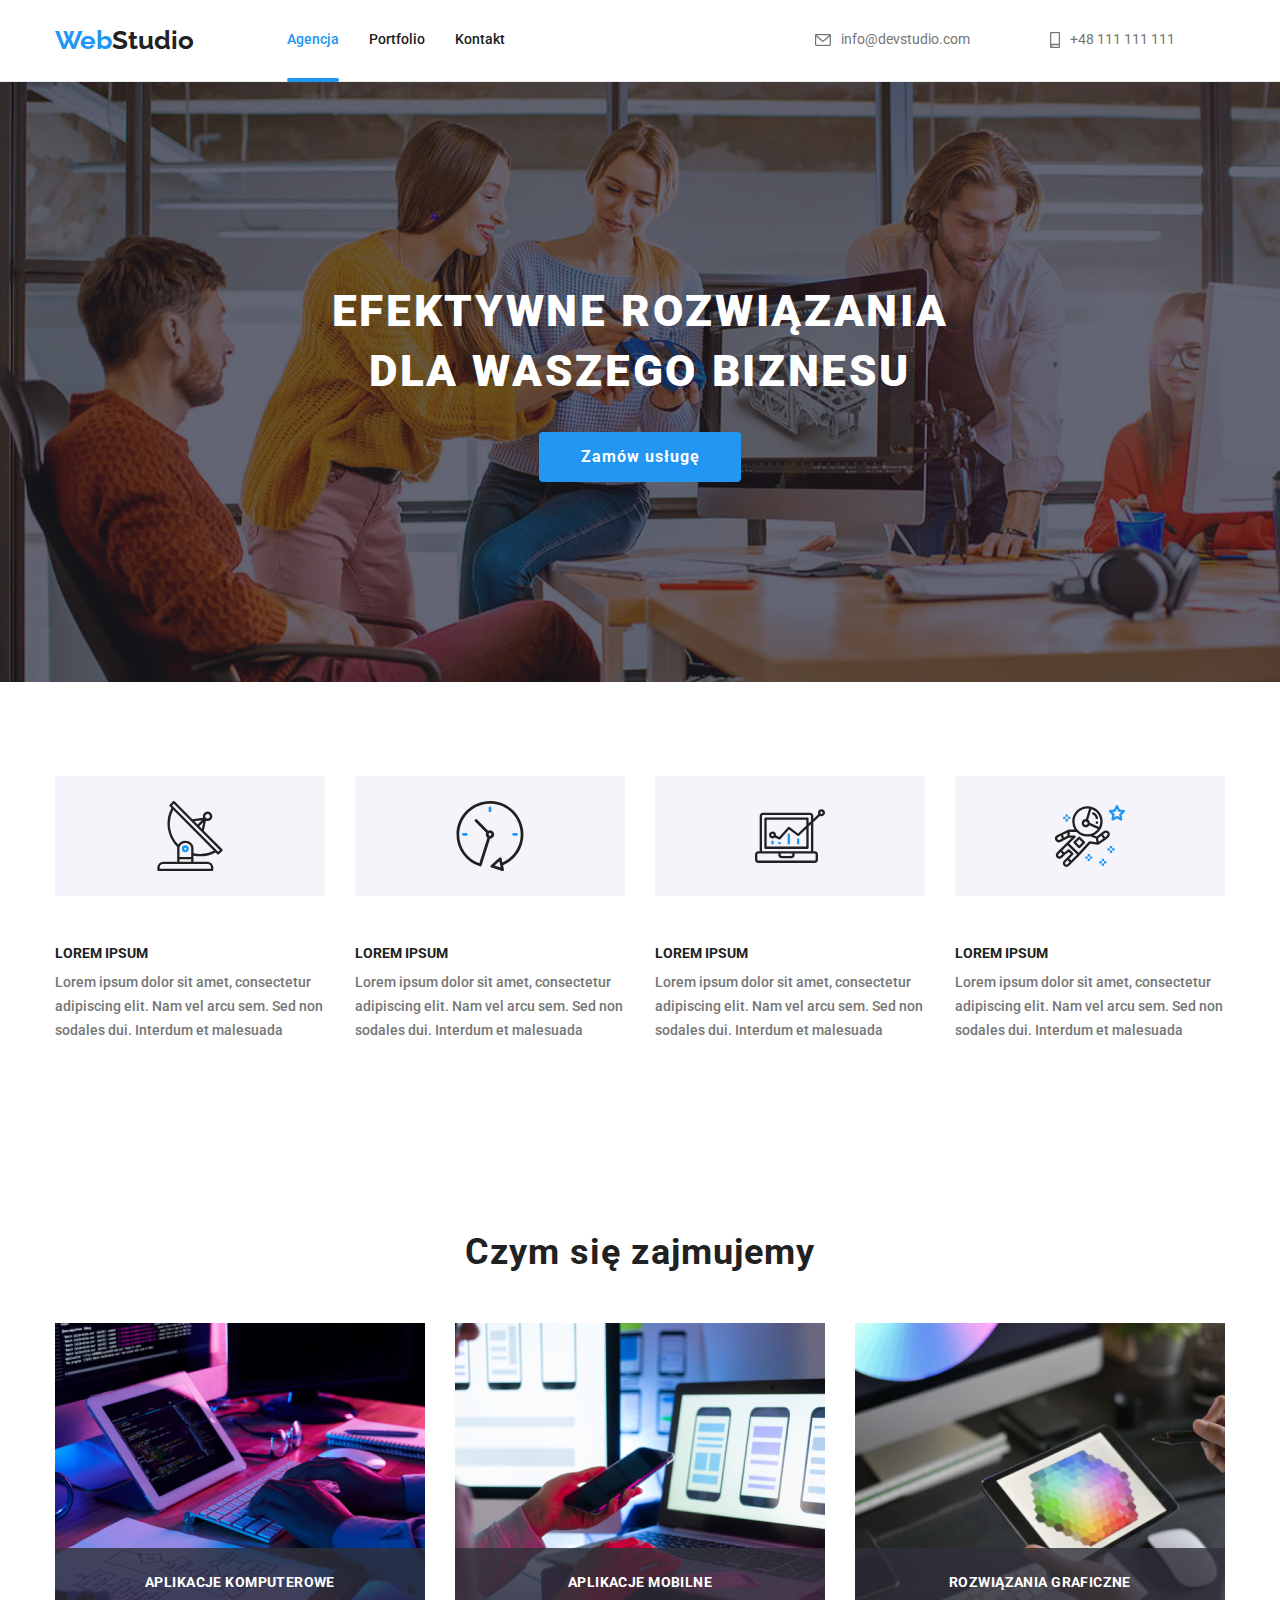
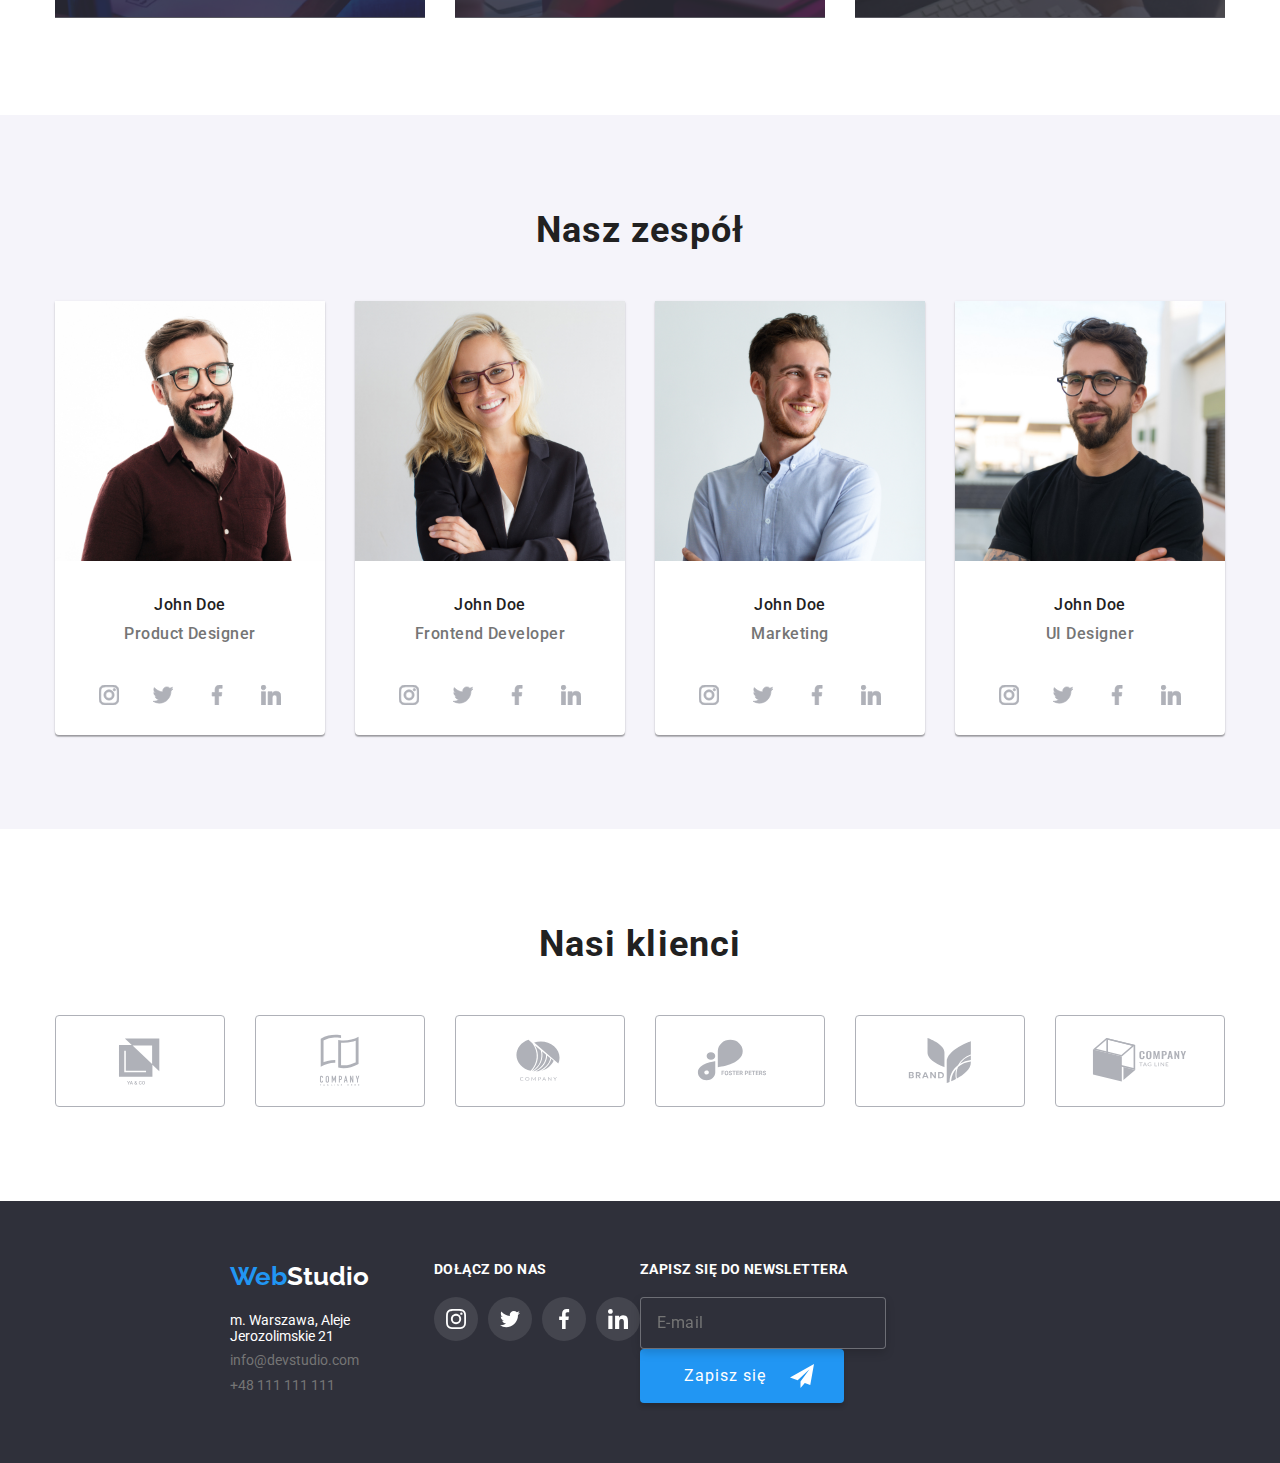
<file: index.html>
<!DOCTYPE html>
<html lang="pl">
  <head>
    <meta charset="UTF-8" />
    <meta http-equiv="X-UA-Compatible" content="IE=edge" />
    <meta name="viewport" content="width=device-width, initial-scale=1.0" />
    <!-- Modern Normalizator domyślnych styli CSS przeglądarki -->
    <link
      rel="stylesheet"
      href="https://cdnjs.cloudflare.com/ajax/libs/modern-normalize/1.1.0/modern-normalize.min.css"
    />
    <!-- Fonty -->
    <link
      href="https://fonts.googleapis.com/css2?family=Raleway:wght@700&family=Roboto:wght@400;500;700;900&display=swap"
      rel="stylesheet"
    />
    <!-- Style CSS -->
    <link rel="stylesheet" href="./css/styles.css" />
    <title>Studio</title>
  </head>
  <body>
    <header class="border">
      <div class="header container">
        <nav class="navigation">
          <a href="./index.html" class="logo link"
            ><span class="logo1">Web</span>Studio</a
          >
          <ul class="list">
            <li>
              <a href="./" class="link highlight">Agencja</a>
            </li>
            <li>
              <a href="./portfolio.html" class="link">Portfolio</a>
            </li>
            <li>
              <a href="./" class="link">Kontakt</a>
            </li>
          </ul>
        </nav>
        <div>
          <ul class="list">
            <li>
              <a href="mailto:info@devstudio.com" class="link contact"
                ><svg class="icon-envelope" width="16" height="12">
                  <use href="./images/icons.svg#icon-envelope"></use></svg>info@devstudio.com</a>
            </li>
            <li>
              <a href="tel:+48111111111" class="link contact"
                ><svg class="icon-smartphone" width="10" height="16">
                  <use href="./images/icons.svg#icon-smartphone"></use></svg>+48 111 111 111</a
              >
            </li>
          </ul>
        </div>
      </div>
    </header>
    <main>
      <section class="main-section">
        <div class="container">
          <h1 class="main-header">EFEKTYWNE ROZWIĄZANIA DLA WASZEGO BIZNESU</h1>
          <button class="button1" type="button" data-modal-open>
            Zamów usługę
          </button>
          <div class="backdrop is-hidden" data-modal>
            <div class="modal">
              <button class="modal-button" type="button" data-modal-close>
                <img src="./svg/close.svg" alt="close button" />
              </button>
              <div class="modal-content">
                <h2 class="form-header">
                  Zostaw swoje dane w formularzu poniżej
                </h2>
                <form class="container-form">
                  <fieldset class="fieldset">
                    <label class="label-form" for="name"> Imię</label>
                    <svg class="icon-form" width="18" height="18">
                      <use
                        href="./images/icons.svg#icon-person-black-18dp1"
                      ></use>
                    </svg>
                    <input
                      class="input-form"
                      type="text"
                      name="name"
                      id="name"
                    />
                  </fieldset>
                  <fieldset class="fieldset">
                    <label class="label-form" for="phone"> Telefon</label>
                    <svg class="icon-form" width="18" height="18">
                      <use
                        href="./images/icons.svg#icon-phone-black-18dp1"
                      ></use>
                    </svg>
                    <input
                      class="input-form"
                      type="tel"
                      name="phone_number"
                      id="phone"
                      pattern="[0-9]{3}-[0-9]{3}-[0-9]{3}"
                    />
                  </fieldset>
                  <fieldset class="fieldset">
                    <label class="label-form" for="email"> Email</label>
                    <svg class="icon-form" width="18" height="18">
                      <use
                        href="./images/icons.svg#icon-email-black-18dp1"
                      ></use>
                    </svg>
                    <input
                      class="input-form"
                      type="email"
                      name="email"
                      id="email"
                    />
                  </fieldset>
                  <fieldset class="fieldset">
                    <label class="label-form" for="comment"> Komentarz</label>
                    <textarea
                      class="textarea"
                      name="comment"
                      id="comment"
                      rows="5"
                      placeholder="Wprowadź tekst"
                    ></textarea>
                  </fieldset>
                  <label class="checkbox-form">
                    <input
                      class="checkbox"
                      type="checkbox"
                      name="policy"
                      required
                    />
                    <span class="accept"
                      ><svg
                        class="checkbox-icon-unchecked"
                        width="11"
                        height="8"
                      >
                        <use href="./images/icons.svg#icon-vector"></use></svg><svg class="checkbox-icon" width="16" height="15">
                        <use
                          href="./images/icons.svg#icon-vector-unchecked"
                        ></use>
                      </svg>
                      <span class="agreement">
                        Oświadczam iż akceptuję
                        <a class="accept-link" href="#">Regulamin</a> i
                        <a class="accept-link" href="#"
                          >Politykę prywatności.</a
                        >
                      </span>
                    </span>
                  </label>
                  <button class="button2" type="submit">Wyślij</button>
                </form>
              </div>
            </div>
          </div>
        </div>
      </section>
      <div class="container section">
        <h2 class="disappear">Nagłówek h2 do schowania w CSS</h2>
        <ul class="list">
          <li>
            <div class="box">
              <svg class="icon-antenna1" width="70" height="70">
                <use href="./images/icons.svg#icon-antenna1"></use>
              </svg>
            </div>
            <h3 class="heading2">LOREM IPSUM</h3>
            <p class="paragraph">
              Lorem ipsum dolor sit amet, consectetur adipiscing elit. Nam vel
              arcu sem. Sed non sodales dui. Interdum et malesuada
            </p>
          </li>
          <li>
            <div class="box">
              <svg class="icon-clock1" width="70" height="70">
                <use href="./images/icons.svg#icon-clock1"></use>
              </svg>
            </div>
            <h3 class="heading2">LOREM IPSUM</h3>
            <p class="paragraph">
              Lorem ipsum dolor sit amet, consectetur adipiscing elit. Nam vel
              arcu sem. Sed non sodales dui. Interdum et malesuada
            </p>
          </li>
          <li>
            <div class="box">
              <svg class="icon-diagram1" width="70" height="70">
                <use href="./images/icons.svg#icon-diagram1"></use>
              </svg>
            </div>
            <h3 class="heading2">LOREM IPSUM</h3>
            <p class="paragraph">
              Lorem ipsum dolor sit amet, consectetur adipiscing elit. Nam vel
              arcu sem. Sed non sodales dui. Interdum et malesuada
            </p>
          </li>
          <li>
            <div class="box">
              <svg class="icon-astronaut1" width="70" height="70">
                <use href="./images/icons.svg#icon-astronaut1"></use>
              </svg>
            </div>
            <h3 class="heading2">LOREM IPSUM</h3>
            <p class="paragraph last">
              Lorem ipsum dolor sit amet, consectetur adipiscing elit. Nam vel
              arcu sem. Sed non sodales dui. Interdum et malesuada
            </p>
          </li>
        </ul>
      </div>
      <section class="container section">
        <h2 class="second-header">Czym się zajmujemy</h2>
        <ul class="list">
          <li class="thumb">
            <img
              src="./images/box1.jpg"
              alt="zbliżenie na programistę pracującego przy biurku"
              width="370"
              height="294"
            />
            <p class="label">Aplikacje komputerowe</p>
          </li>
          <li class="thumb">
            <img
              src="./images/box2.jpg"
              alt="programista pracujący nad projektem aplikacji mobilnej"
              width="370"
              height="294"
            />
            <p class="label">Aplikacje mobilne</p>
          </li>
          <li class="thumb">
            <img
              src="./images/box3.jpg"
              alt="grafik wybierający barwy z palety na tablecie"
              width="370"
              height="294"
            />
            <p class="label">Rozwiązania graficzne</p>
          </li>
        </ul>
      </section>
      <section class="section team">
        <h2 class="second-header">Nasz zespół</h2>
        <ul class="list">
          <li class="card">
            <img
              src="./images/img1.jpg"
              alt="John Doe, Product designer"
              width="270"
              height="260"
            />
            <h3 class="name">John Doe</h3>
            <p class="role">Product Designer</p>
            <div class="socials">
              <div class="circle">
                <svg class="icon-social" width="20" height="20">
                  <use href="./images/icons.svg#icon-instagram2"></use>
                </svg>
              </div>
              <div class="circle">
                <svg class="icon-social" width="20" height="20">
                  <use href="./images/icons.svg#icon-twitter1"></use>
                </svg>
              </div>
              <div class="circle">
                <svg class="icon-social" width="20" height="20">
                  <use href="./images/icons.svg#icon-facebook1"></use>
                </svg>
              </div>
              <div class="circle">
                <svg class="icon-social" width="20" height="20">
                  <use href="./images/icons.svg#icon-linkedin1"></use>
                </svg>
              </div>
            </div>
          </li>
          <li class="card">
            <img
              src="./images/img2.jpg"
              alt="John Doe, Frontend Developer"
              width="270"
              height="260"
            />
            <h3 class="name">John Doe</h3>
            <p class="role">Frontend Developer</p>
            <div class="socials">
              <div class="circle">
                <svg class="icon-social" width="20" height="20">
                  <use href="./images/icons.svg#icon-instagram2"></use>
                </svg>
              </div>
              <div class="circle">
                <svg class="icon-social" width="20" height="20">
                  <use href="./images/icons.svg#icon-twitter1"></use>
                </svg>
              </div>
              <div class="circle">
                <svg class="icon-social" width="20" height="20">
                  <use href="./images/icons.svg#icon-facebook1"></use>
                </svg>
              </div>
              <div class="circle">
                <svg class="icon-social" width="20" height="20">
                  <use href="./images/icons.svg#icon-linkedin1"></use>
                </svg>
              </div>
            </div>
          </li>
          <li class="card">
            <img
              src="./images/img3.jpg"
              alt="John Doe, Marketing"
              width="270"
              height="260"
            />
            <h3 class="name">John Doe</h3>
            <p class="role">Marketing</p>
            <div class="socials">
              <div class="circle">
                <svg class="icon-social" width="20" height="20">
                  <use href="./images/icons.svg#icon-instagram2"></use>
                </svg>
              </div>
              <div class="circle">
                <svg class="icon-social" width="20" height="20">
                  <use href="./images/icons.svg#icon-twitter1"></use>
                </svg>
              </div>
              <div class="circle">
                <svg class="icon-social" width="20" height="20">
                  <use href="./images/icons.svg#icon-facebook1"></use>
                </svg>
              </div>
              <div class="circle">
                <svg class="icon-social" width="20" height="20">
                  <use href="./images/icons.svg#icon-linkedin1"></use>
                </svg>
              </div>
            </div>
          </li>
          <li class="card">
            <img
              src="./images/img4.jpg"
              alt="John Doe, UI Designer"
              width="270"
              height="260"
            />
            <h3 class="name">John Doe</h3>
            <p class="role">UI Designer</p>
            <div class="socials">
              <div class="circle">
                <svg class="icon-social" width="20" height="20">
                  <use href="./images/icons.svg#icon-instagram2"></use>
                </svg>
              </div>
              <div class="circle">
                <svg class="icon-social" width="20" height="20">
                  <use href="./images/icons.svg#icon-twitter1"></use>
                </svg>
              </div>
              <div class="circle">
                <svg class="icon-social" width="20" height="20">
                  <use href="./images/icons.svg#icon-facebook1"></use>
                </svg>
              </div>
              <div class="circle">
                <svg class="icon-social" width="20" height="20">
                  <use href="./images/icons.svg#icon-linkedin1"></use>
                </svg>
              </div>
            </div>
          </li>
        </ul>
      </section>
      <section class="container section">
        <h2 class="second-header">Nasi klienci</h2>
        <div class="clients">
          <svg class="icon-logo" width="170" height="92">
            <use href="./images/icons.svg#icon-logo"></use>
          </svg>
          <svg class="icon-logo" width="170" height="92">
            <use href="./images/icons.svg#icon-logo1"></use>
          </svg>
          <svg class="icon-logo" width="170" height="92">
            <use href="./images/icons.svg#icon-logo2"></use>
          </svg>
          <svg class="icon-logo" width="170" height="92">
            <use href="./images/icons.svg#icon-logo3"></use>
          </svg>
          <svg class="icon-logo" width="170" height="92">
            <use href="./images/icons.svg#icon-logo4"></use>
          </svg>
          <svg class="icon-logo" width="170" height="92">
            <use href="./images/icons.svg#icon-logo5"></use>
          </svg>
        </div>
      </section>
    </main>
    <footer class="footer">
      <div class="container container-footer">
        <div>
          <a href="./index.html" class="logo2 link"
            ><span class="logo1">Web</span>Studio</a
          >
          <address>
            <p class="address">m. Warszawa, Aleje Jerozolimskie 21</p>
            <ul class="list foot">
              <li>
                <a href="mailto:info@devstudio.com" class="link contact"
                  >info@devstudio.com</a
                >
              </li>
              <li>
                <a href="tel:+48111111111" class="link contact"
                  >+48 111 111 111</a
                >
              </li>
            </ul>
          </address>
        </div>
        <div>
          <h3 class="heading-socials">Dołącz do nas</h3>
          <div class="socials-footer">
            <div class="circle-footer">
              <svg class="icon-social-footer" width="20" height="20">
                <use href="./images/icons.svg#icon-instagram21"></use>
              </svg>
            </div>
            <div class="circle-footer">
              <svg class="icon-social-footer" width="20" height="20">
                <use href="./images/icons.svg#icon-twitter11"></use>
              </svg>
            </div>
            <div class="circle-footer">
              <svg class="icon-social-footer" width="20" height="20">
                <use href="./images/icons.svg#icon-facebook11"></use>
              </svg>
            </div>
            <div class="circle-footer">
              <svg class="icon-social-footer" width="20" height="20">
                <use href="./images/icons.svg#icon-linkedin11"></use>
              </svg>
            </div>
          </div>
        </div>
        <div class="container-newsletter">
          <h3 class="heading-socials">Zapisz się do newslettera</h3>
          <form>
            <label>
              <input
                class="newsletter"
                type="email"
                name="email"
                placeholder="E-mail"
              />
            </label>
            <button class="newsletter-button" type="submit">
              Zapisz się<svg class="icon-newsletter" width="24" height="24">
                <use href="./images/icons.svg#icon-icon-send"></use>
              </svg>
            </button>
          </form>
        </div>
      </div>
    </footer>
    <script src="./JS/modal.js"></script>
  </body>
</html>
</file>
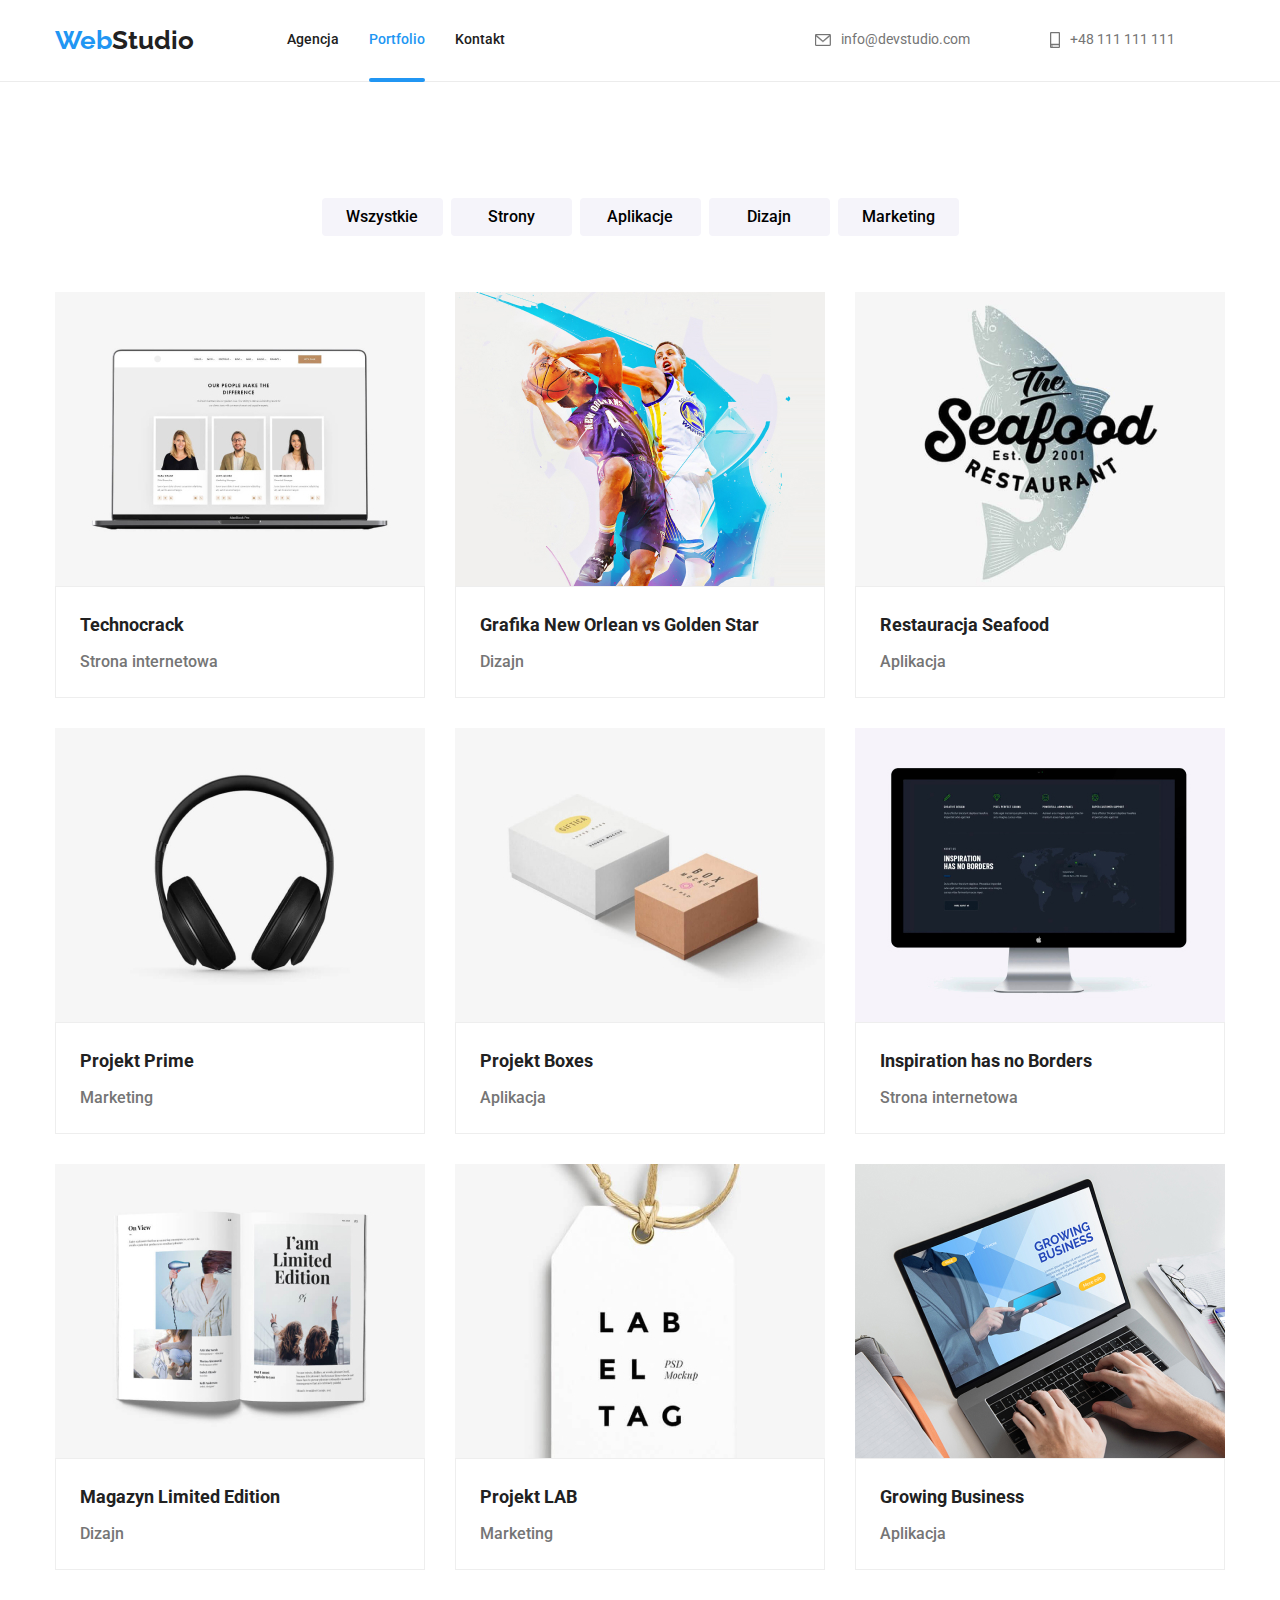
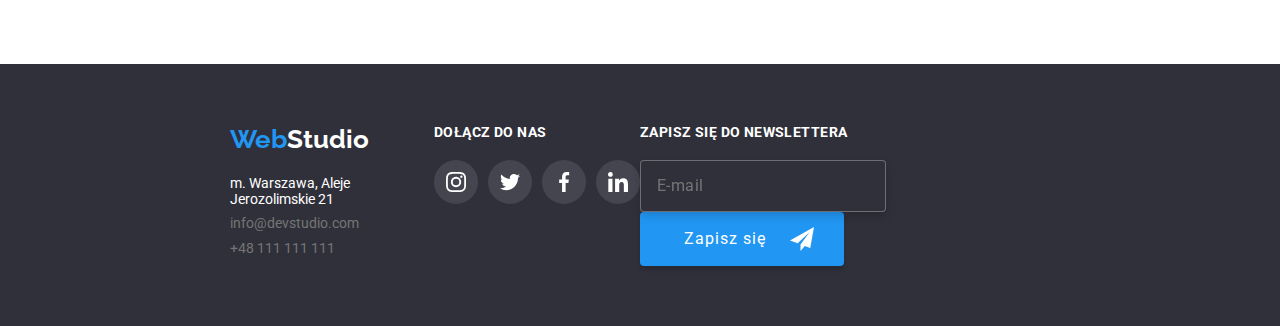
<file: portfolio.html>
<!DOCTYPE html>
<html lang="pl">
  <head>
    <meta charset="UTF-8" />
    <meta http-equiv="X-UA-Compatible" content="IE=edge" />
    <meta name="viewport" content="width=device-width, initial-scale=1.0" />
    <!-- Modern Normalizator domyślnych styli CSS przeglądarki -->
    <link
      rel="stylesheet"
      href="https://cdnjs.cloudflare.com/ajax/libs/modern-normalize/1.1.0/modern-normalize.min.css"
    />
    <!-- Fonty -->
    <link
      href="https://fonts.googleapis.com/css2?family=Raleway:wght@700&family=Roboto:wght@400;500;700;900&display=swap"
      rel="stylesheet"
    />
    <!-- Style CSS -->
    <link rel="stylesheet" href="./css/styles.css" />
    <title>Portfolio</title>
  </head>
  <body>
    <header class="border">
      <div class="header container">
        <nav class="navigation">
          <a href="./index.html" class="logo link"
            ><span class="logo1">Web</span>Studio</a
          >
          <ul class="list">
            <li>
              <a href="./" class="link">Agencja</a>
            </li>
            <li>
              <a href="./portfolio.html" class="link highlight">Portfolio</a>
            </li>
            <li>
              <a href="./" class="link">Kontakt</a>
            </li>
          </ul>
        </nav>
        <div>
          <ul class="list">
            <li>
              <a href="mailto:info@devstudio.com" class="link contact"
                ><svg
                  class="icon-envelope"
                  width="16"
                  height="12"
                  viewBox="50% 50% 16 12"
                >
                  <use href="./images/icons.svg#icon-envelope"></use>
                </svg>
                info@devstudio.com</a
              >
            </li>
            <li>
              <a href="tel:+48111111111" class="link contact"
                ><svg class="icon-smartphone" width="10" height="16">
                  <use href="./images/icons.svg#icon-smartphone"></use></svg>+48 111 111 111</a
              >
            </li>
          </ul>
        </div>
      </div>
    </header>
    <main class="container section">
      <div>
        <h1 class="disappear">Nagłówek h1 do schowania w CSS</h1>
        <ul class="list buttons">
          <li><button class="button" type="button">Wszystkie</button></li>
          <li><button class="button" type="button">Strony</button></li>
          <li><button class="button" type="button">Aplikacje</button></li>
          <li><button class="button" type="button">Dizajn</button></li>
          <li><button class="button last" type="button">Marketing</button></li>
        </ul>
      </div>
      <section>
        <h2 class="disappear">Nagłówek h2 do schowania w CSS</h2>
        <ul class="list card-set">
          <li class="item">
            <div class="box1">
              <img
                src="./images/technocrack(squoosh).jpg"
                alt="laptop ze otwartą stroną internetową"
                width="370"
                height="294"
              />
              <div class="overlay">
                <p>
                  Technocrack jest popularną platformą wykorzystywaną do
                  rozpowszechniania koronawirusa. Firmy wykorzystują tę
                  platformę do celów szpiegowskich i ataków na niezabezpieczone
                  serwery konkurencji
                </p>
              </div>
            </div>
            <div class="heading-filtr">
              <h3 class="heading">Technocrack</h3>
              <p class="filtr">Strona internetowa</p>
            </div>
          </li>
          <li class="item">
            <div class="box1">
              <img
                src="./images/graphic-new-orlean-vs-golden-star(squoosh).jpg"
                alt="dwaj koszykarze New Orlean i Golden Star"
                width="370"
                height="294"
              />
              <div class="overlay">
                <p>
                  Technocrack jest popularną platformą wykorzystywaną do
                  rozpowszechniania koronawirusa. Firmy wykorzystują tę
                  platformę do celów szpiegowskich i ataków na niezabezpieczone
                  serwery konkurencji
                </p>
              </div>
            </div>
            <div class="heading-filtr">
              <h3 class="heading">Grafika New Orlean vs Golden Star</h3>
              <p class="filtr">Dizajn</p>
            </div>
          </li>
          <li class="item">
            <div class="box1">
              <img
                src="./images/restaurant-seafood(squoosh).jpg"
                alt="logo restauracji The Seafood"
                width="370"
                height="294"
              />
              <div class="overlay">
                <p>
                  Technocrack jest popularną platformą wykorzystywaną do
                  rozpowszechniania koronawirusa. Firmy wykorzystują tę
                  platformę do celów szpiegowskich i ataków na niezabezpieczone
                  serwery konkurencji
                </p>
              </div>
            </div>
            <div class="heading-filtr">
              <h3 class="heading">Restauracja Seafood</h3>
              <p class="filtr">Aplikacja</p>
            </div>
          </li>
          <li class="item">
            <div class="box1">
              <img
                src="./images/project-prime(squoosh).jpg"
                alt="bezprzewodowe słuchawki nauszne"
                width="370"
                height="294"
              />
              <div class="overlay">
                <p>
                  Technocrack jest popularną platformą wykorzystywaną do
                  rozpowszechniania koronawirusa. Firmy wykorzystują tę
                  platformę do celów szpiegowskich i ataków na niezabezpieczone
                  serwery konkurencji
                </p>
              </div>
            </div>
            <div class="heading-filtr">
              <h3 class="heading">Projekt Prime</h3>
              <p class="filtr">Marketing</p>
            </div>
          </li>
          <li class="item">
            <div class="box1">
              <img
                src="./images/project-boxes(squoosh).jpg"
                alt="dwa pudełka kartonowe"
                width="370"
                height="294"
              />
              <div class="overlay">
                <p>
                  Technocrack jest popularną platformą wykorzystywaną do
                  rozpowszechniania koronawirusa. Firmy wykorzystują tę
                  platformę do celów szpiegowskich i ataków na niezabezpieczone
                  serwery konkurencji
                </p>
              </div>
            </div>
            <div class="heading-filtr">
              <h3 class="heading">Projekt Boxes</h3>
              <p class="filtr">Aplikacja</p>
            </div>
          </li>
          <li class="item">
            <div class="box1">
              <img
                src="./images/inspiration-has-no-borders(squoosh).jpg"
                alt="monitor z otwartą stroną internetową"
                width="370"
                height="294"
              />
              <div class="overlay">
                <p>
                  Technocrack jest popularną platformą wykorzystywaną do
                  rozpowszechniania koronawirusa. Firmy wykorzystują tę
                  platformę do celów szpiegowskich i ataków na niezabezpieczone
                  serwery konkurencji
                </p>
              </div>
            </div>
            <div class="heading-filtr">
              <h3 class="heading">Inspiration has no Borders</h3>
              <p class="filtr">Strona internetowa</p>
            </div>
          </li>
          <li class="item">
            <div class="box1">
              <img
                src="./images/magazine-limited-edition(squoosh).jpg"
                alt="otwarty magazyn Limited Edition"
                width="370"
                height="294"
              />
              <div class="overlay">
                <p>
                  Technocrack jest popularną platformą wykorzystywaną do
                  rozpowszechniania koronawirusa. Firmy wykorzystują tę
                  platformę do celów szpiegowskich i ataków na niezabezpieczone
                  serwery konkurencji
                </p>
              </div>
            </div>
            <div class="heading-filtr">
              <h3 class="heading">Magazyn Limited Edition</h3>
              <p class="filtr">Dizajn</p>
            </div>
          </li>
          <li class="item">
            <div class="box1">
              <img
                src="./images/project-lab(squoosh).jpg"
                alt="etykieta na sznurku Projektu LAB"
                width="370"
                height="294"
              />
              <div class="overlay">
                <p>
                  Technocrack jest popularną platformą wykorzystywaną do
                  rozpowszechniania koronawirusa. Firmy wykorzystują tę
                  platformę do celów szpiegowskich i ataków na niezabezpieczone
                  serwery konkurencji
                </p>
              </div>
            </div>
            <div class="heading-filtr">
              <h3 class="heading">Projekt LAB</h3>
              <p class="filtr">Marketing</p>
            </div>
          </li>
          <li class="item">
            <div class="box1">
              <img
                src="./images/growing-business(squoosh).jpg"
                alt="użytkownik z otwartą na laptopie aplikacją Growing Business"
                width="370"
                height="294"
              />
              <div class="overlay">
                <p>
                  Technocrack jest popularną platformą wykorzystywaną do
                  rozpowszechniania koronawirusa. Firmy wykorzystują tę
                  platformę do celów szpiegowskich i ataków na niezabezpieczone
                  serwery konkurencji
                </p>
              </div>
            </div>
            <div class="heading-filtr">
              <h3 class="heading">Growing Business</h3>
              <p class="filtr">Aplikacja</p>
            </div>
          </li>
        </ul>
      </section>
    </main>
    <footer class="footer">
      <div class="container container-footer">
        <div>
          <a href="./index.html" class="logo2 link"
            ><span class="logo1">Web</span>Studio</a
          >
          <address>
            <p class="address">m. Warszawa, Aleje Jerozolimskie 21</p>
            <ul class="list foot">
              <li>
                <a href="mailto:info@devstudio.com" class="link contact"
                  >info@devstudio.com</a
                >
              </li>
              <li>
                <a href="tel:+48111111111" class="link contact"
                  >+48 111 111 111</a
                >
              </li>
            </ul>
          </address>
        </div>
        <div>
          <h3 class="heading-socials">Dołącz do nas</h3>
          <div class="socials-footer">
            <div class="circle-footer">
              <svg class="icon-social-footer" width="20" height="20">
                <use href="./images/icons.svg#icon-instagram21"></use>
              </svg>
            </div>
            <div class="circle-footer">
              <svg class="icon-social-footer" width="20" height="20">
                <use href="./images/icons.svg#icon-twitter11"></use>
              </svg>
            </div>
            <div class="circle-footer">
              <svg class="icon-social-footer" width="20" height="20">
                <use href="./images/icons.svg#icon-facebook11"></use>
              </svg>
            </div>
            <div class="circle-footer">
              <svg class="icon-social-footer" width="20" height="20">
                <use href="./images/icons.svg#icon-linkedin11"></use>
              </svg>
            </div>
          </div>
        </div>
        <div class="container-newsletter">
          <h3 class="heading-socials">Zapisz się do newslettera</h3>
          <form>
            <label>
              <input
                class="newsletter"
                type="email"
                name="email"
                placeholder="E-mail"
              />
            </label>
            <button class="newsletter-button" type="submit">
              Zapisz się<svg class="icon-newsletter" width="24" height="24">
                <use href="./images/icons.svg#icon-icon-send"></use>
              </svg>
            </button>
          </form>
        </div>
      </div>
    </footer>
  </body>
</html>
</file>
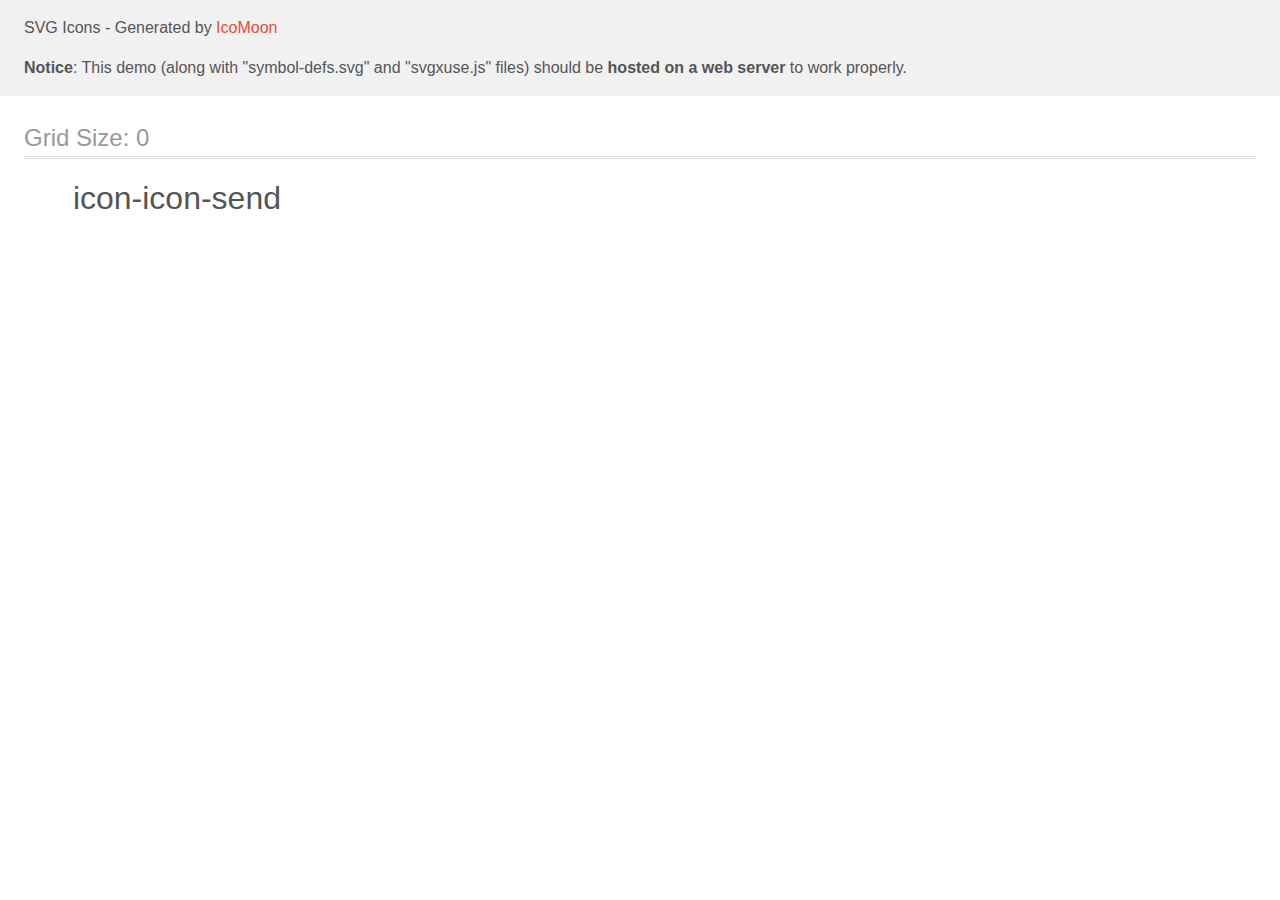
<file: icomoon2/demo-external-svg.html>
<!doctype html>
<html>
<head>
    <title>IcoMoon - SVG Icons</title>
    <meta charset="utf-8">
    <meta name="viewport" content="width=device-width, initial-scale=1">
    <link rel="stylesheet" href="demo-files/demo.css">
    <link rel="stylesheet" href="style.css">
</head>
<body>
<header class="bgc1 clearfix">
<div class="mhl">
    <p>SVG Icons - Generated by <a href="https://icomoon.io/app">IcoMoon</a></p><p><strong>Notice</strong>: This demo (along with "symbol-defs.svg" and "svgxuse.js" files) should be <b>hosted on a web server</b> to work properly.</p>
</div>
</header>
    <div class="clearfix mhl ptl">
        <h1 class="mvm mtn fgc1">Grid Size: 0</h1>
        <div class="glyph fs1">
            <div class="clearfix pbs">
                <svg class="icon icon-icon-send"><use xlink:href="symbol-defs.svg#icon-icon-send"></use></svg><span class="name"> icon-icon-send</span>
            </div>
        </div>
  </div>
<script defer src="svgxuse.js"></script>
</body>
</html>
</file>
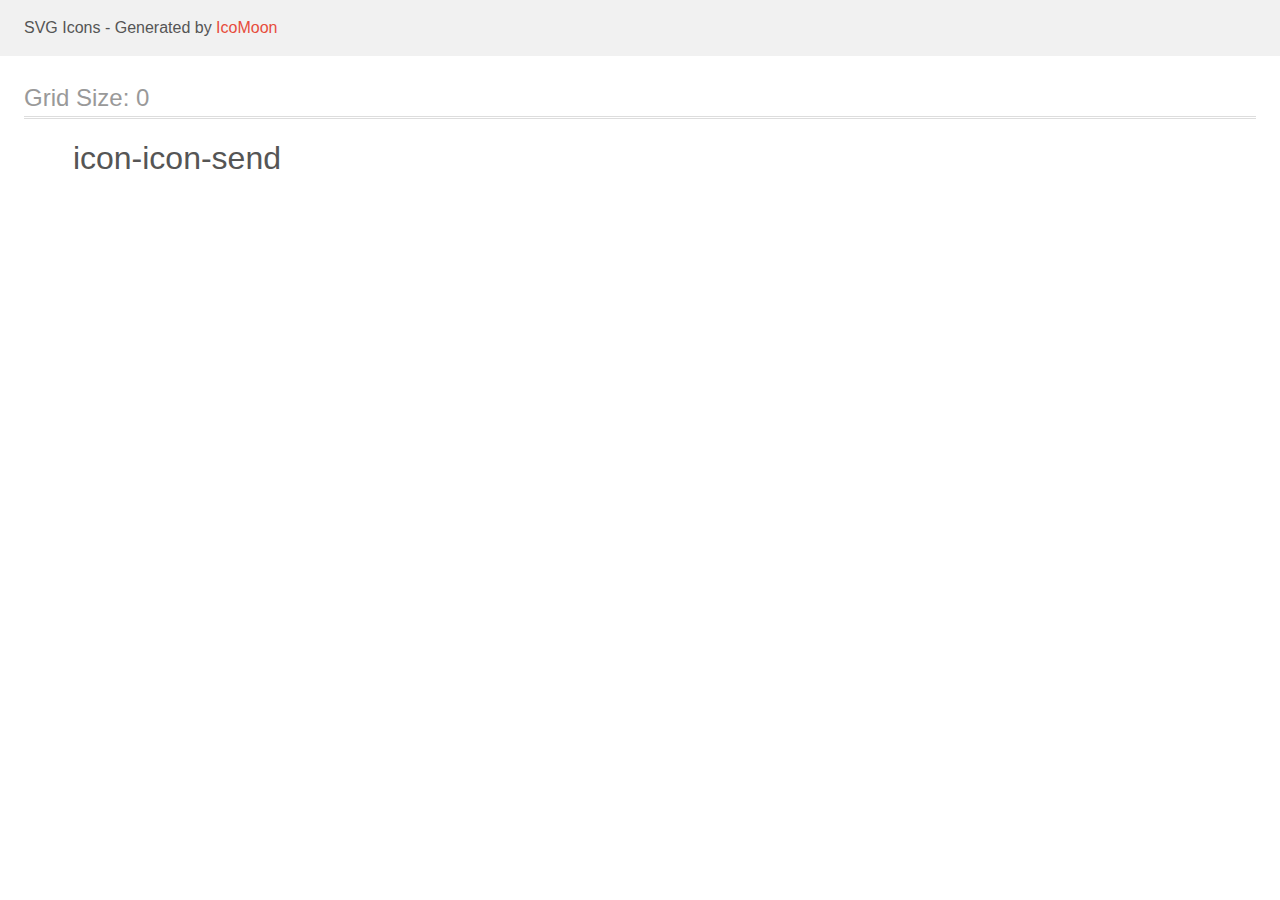
<file: icomoon2/demo.html>
<!doctype html>
<html>
<head>
    <title>IcoMoon - SVG Icons</title>
    <meta charset="utf-8">
    <meta name="viewport" content="width=device-width, initial-scale=1">
    <link rel="stylesheet" href="demo-files/demo.css">
    <link rel="stylesheet" href="style.css">
</head>
<body>
<svg aria-hidden="true" style="position: absolute; width: 0; height: 0; overflow: hidden;" version="1.1" xmlns="http://www.w3.org/2000/svg" xmlns:xlink="http://www.w3.org/1999/xlink">
<defs>
<symbol id="icon-icon-send" viewBox="0 0 32 32">
<path fill="#fff" style="fill: var(--color1, #fff)" d="M32 0l-32 18 10.227 3.788 15.773-14.788-11.998 16.186 0.010 0.004-0.012-0.004v8.814l5.735-6.691 7.265 2.691 5-28z"></path>
</symbol>
</defs>
</svg>

<header class="bgc1 clearfix">
<div class="mhl">
    <p>SVG Icons - Generated by <a href="https://icomoon.io/app">IcoMoon</a></p>
</div>
</header>
    <div class="clearfix mhl ptl">
        <h1 class="mvm mtn fgc1">Grid Size: 0</h1>
        <div class="glyph fs1">
            <div class="clearfix pbs">
                <svg class="icon icon-icon-send"><use xlink:href="#icon-icon-send"></use></svg><span class="name"> icon-icon-send</span>
            </div>
        </div>
  </div>
<script defer src="svgxuse.js"></script>
</body>
</html>
</file>
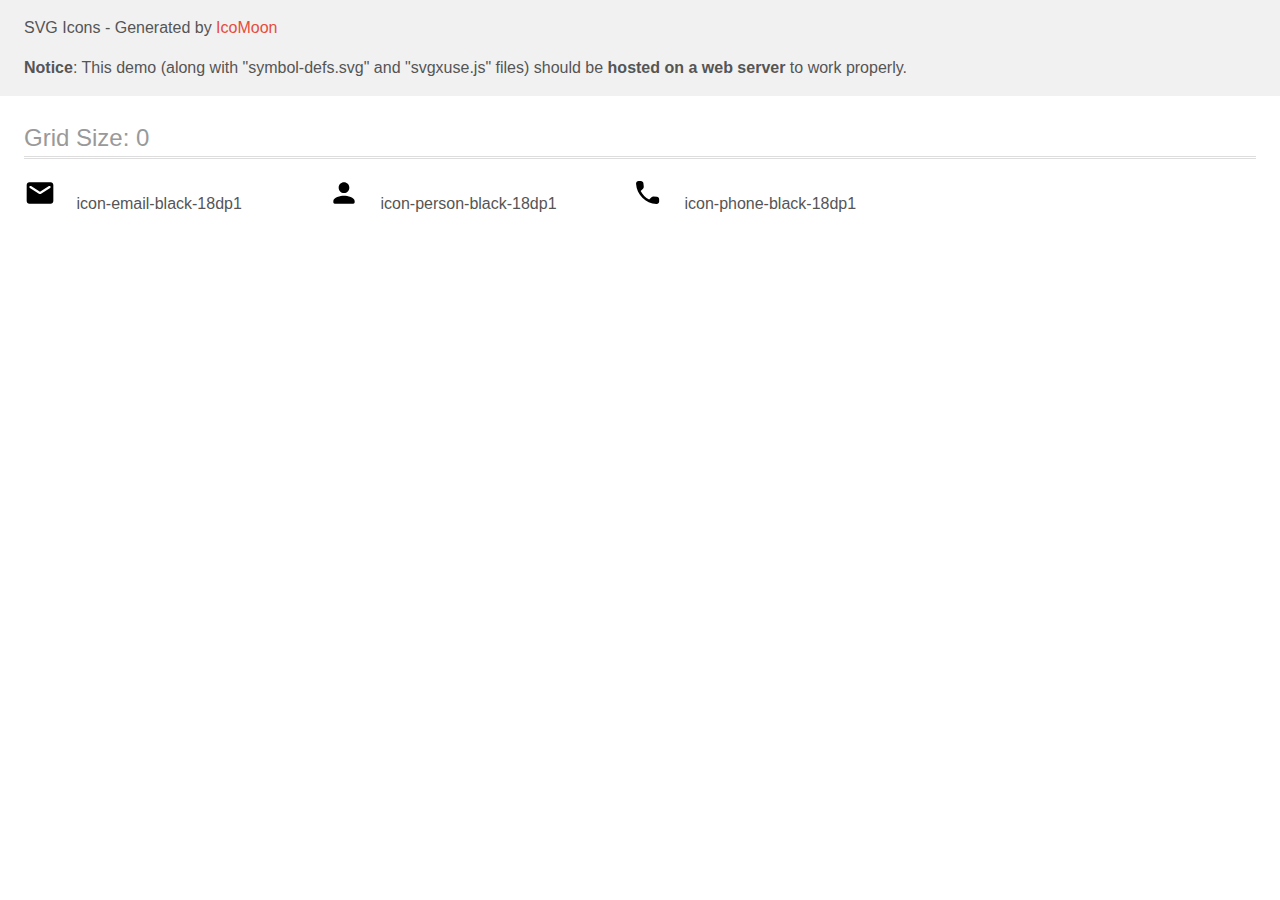
<file: icomoon3/demo-external-svg.html>
<!doctype html>
<html>
<head>
    <title>IcoMoon - SVG Icons</title>
    <meta charset="utf-8">
    <meta name="viewport" content="width=device-width, initial-scale=1">
    <link rel="stylesheet" href="demo-files/demo.css">
    <link rel="stylesheet" href="style.css">
</head>
<body>
<header class="bgc1 clearfix">
<div class="mhl">
    <p>SVG Icons - Generated by <a href="https://icomoon.io/app">IcoMoon</a></p><p><strong>Notice</strong>: This demo (along with "symbol-defs.svg" and "svgxuse.js" files) should be <b>hosted on a web server</b> to work properly.</p>
</div>
</header>
    <div class="clearfix mhl ptl">
        <h1 class="mvm mtn fgc1">Grid Size: 0</h1>
        <div class="glyph fs1">
            <div class="clearfix pbs">
                <svg class="icon icon-email-black-18dp1"><use xlink:href="symbol-defs.svg#icon-email-black-18dp1"></use></svg><span class="name"> icon-email-black-18dp1</span>
            </div>
        </div>
        <div class="glyph fs1">
            <div class="clearfix pbs">
                <svg class="icon icon-person-black-18dp1"><use xlink:href="symbol-defs.svg#icon-person-black-18dp1"></use></svg><span class="name"> icon-person-black-18dp1</span>
            </div>
        </div>
        <div class="glyph fs1">
            <div class="clearfix pbs">
                <svg class="icon icon-phone-black-18dp1"><use xlink:href="symbol-defs.svg#icon-phone-black-18dp1"></use></svg><span class="name"> icon-phone-black-18dp1</span>
            </div>
        </div>
  </div>
<script defer src="svgxuse.js"></script>
</body>
</html>
</file>
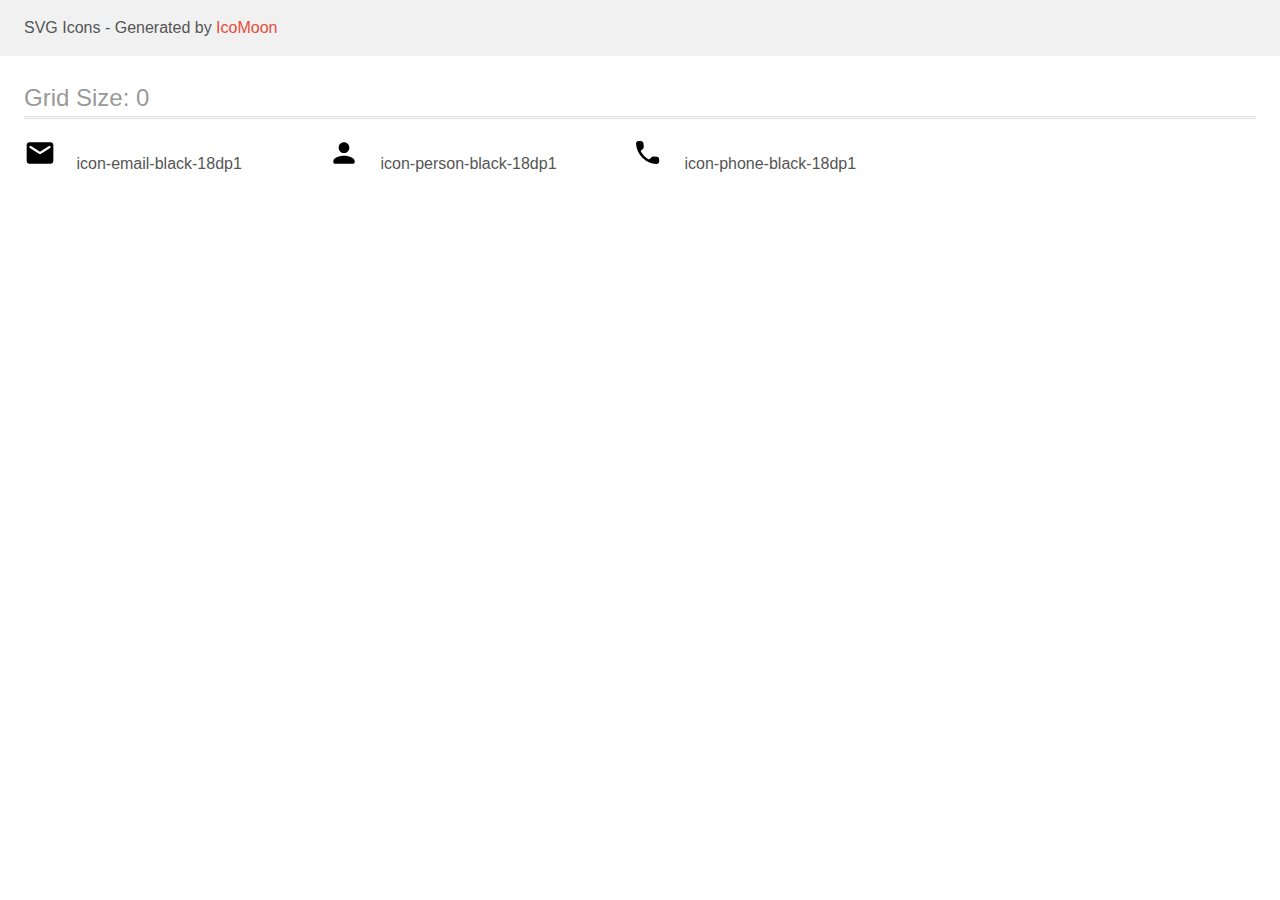
<file: icomoon3/demo.html>
<!doctype html>
<html>
<head>
    <title>IcoMoon - SVG Icons</title>
    <meta charset="utf-8">
    <meta name="viewport" content="width=device-width, initial-scale=1">
    <link rel="stylesheet" href="demo-files/demo.css">
    <link rel="stylesheet" href="style.css">
</head>
<body>
<svg aria-hidden="true" style="position: absolute; width: 0; height: 0; overflow: hidden;" version="1.1" xmlns="http://www.w3.org/2000/svg" xmlns:xlink="http://www.w3.org/1999/xlink">
<defs>
<symbol id="icon-email-black-18dp1" viewBox="0 0 32 32">
<path d="M26.667 5.333h-21.333c-1.467 0-2.653 1.2-2.653 2.667l-0.013 16c0 1.467 1.2 2.667 2.667 2.667h21.333c1.467 0 2.667-1.2 2.667-2.667v-16c0-1.467-1.2-2.667-2.667-2.667zM26.133 11l-9.427 5.893c-0.427 0.267-0.987 0.267-1.413 0l-9.427-5.893c-0.333-0.213-0.533-0.573-0.533-0.96 0-0.893 0.973-1.427 1.733-0.96l8.933 5.587 8.933-5.587c0.76-0.467 1.733 0.067 1.733 0.96 0 0.387-0.2 0.747-0.533 0.96z"></path>
</symbol>
<symbol id="icon-person-black-18dp1" viewBox="0 0 32 32">
<path d="M16 16c2.947 0 5.333-2.387 5.333-5.333s-2.387-5.333-5.333-5.333c-2.947 0-5.333 2.387-5.333 5.333s2.387 5.333 5.333 5.333zM16 18.667c-3.56 0-10.667 1.787-10.667 5.333v1.333c0 0.733 0.6 1.333 1.333 1.333h18.667c0.733 0 1.333-0.6 1.333-1.333v-1.333c0-3.547-7.107-5.333-10.667-5.333z"></path>
</symbol>
<symbol id="icon-phone-black-18dp1" viewBox="0 0 32 32">
<path d="M24.882 19.773l-3.268-0.373c-0.785-0.090-1.557 0.18-2.11 0.733l-2.367 2.367c-3.641-1.853-6.626-4.825-8.478-8.478l2.38-2.38c0.553-0.553 0.823-1.325 0.733-2.11l-0.373-3.242c-0.154-1.299-1.248-2.277-2.56-2.277h-2.226c-1.454 0-2.663 1.209-2.573 2.663 0.682 10.987 9.469 19.761 20.443 20.443 1.454 0.090 2.663-1.119 2.663-2.573v-2.226c0.013-1.3-0.965-2.393-2.264-2.547z"></path>
</symbol>
</defs>
</svg>

<header class="bgc1 clearfix">
<div class="mhl">
    <p>SVG Icons - Generated by <a href="https://icomoon.io/app">IcoMoon</a></p>
</div>
</header>
    <div class="clearfix mhl ptl">
        <h1 class="mvm mtn fgc1">Grid Size: 0</h1>
        <div class="glyph fs1">
            <div class="clearfix pbs">
                <svg class="icon icon-email-black-18dp1"><use xlink:href="#icon-email-black-18dp1"></use></svg><span class="name"> icon-email-black-18dp1</span>
            </div>
        </div>
        <div class="glyph fs1">
            <div class="clearfix pbs">
                <svg class="icon icon-person-black-18dp1"><use xlink:href="#icon-person-black-18dp1"></use></svg><span class="name"> icon-person-black-18dp1</span>
            </div>
        </div>
        <div class="glyph fs1">
            <div class="clearfix pbs">
                <svg class="icon icon-phone-black-18dp1"><use xlink:href="#icon-phone-black-18dp1"></use></svg><span class="name"> icon-phone-black-18dp1</span>
            </div>
        </div>
  </div>
<script defer src="svgxuse.js"></script>
</body>
</html>
</file>
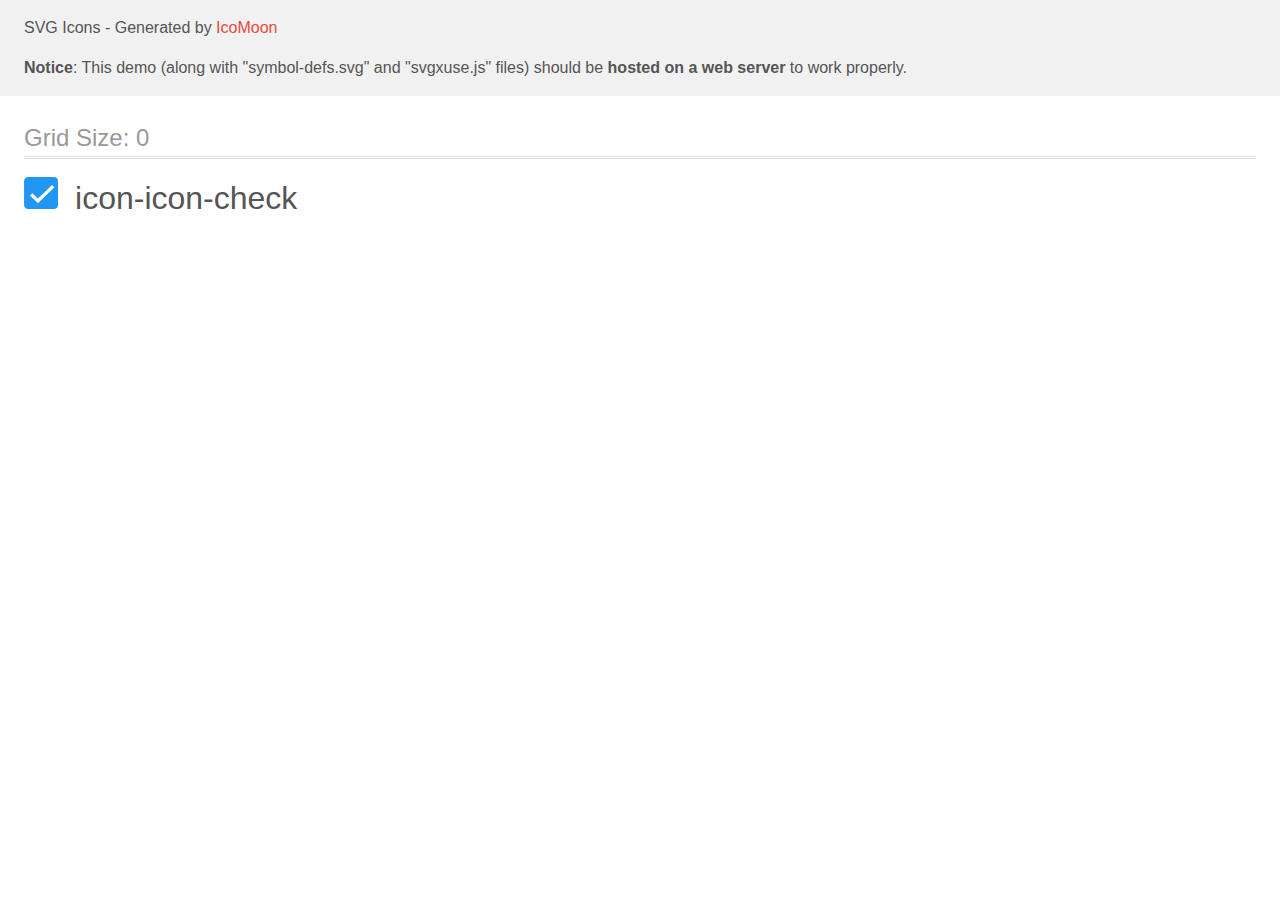
<file: icomoon4/demo-external-svg.html>
<!doctype html>
<html>
<head>
    <title>IcoMoon - SVG Icons</title>
    <meta charset="utf-8">
    <meta name="viewport" content="width=device-width, initial-scale=1">
    <link rel="stylesheet" href="demo-files/demo.css">
    <link rel="stylesheet" href="style.css">
</head>
<body>
<header class="bgc1 clearfix">
<div class="mhl">
    <p>SVG Icons - Generated by <a href="https://icomoon.io/app">IcoMoon</a></p><p><strong>Notice</strong>: This demo (along with "symbol-defs.svg" and "svgxuse.js" files) should be <b>hosted on a web server</b> to work properly.</p>
</div>
</header>
    <div class="clearfix mhl ptl">
        <h1 class="mvm mtn fgc1">Grid Size: 0</h1>
        <div class="glyph fs1">
            <div class="clearfix pbs">
                <svg class="icon icon-icon-check"><use xlink:href="symbol-defs.svg#icon-icon-check"></use></svg><span class="name"> icon-icon-check</span>
            </div>
        </div>
  </div>
<script defer src="svgxuse.js"></script>
</body>
</html>
</file>
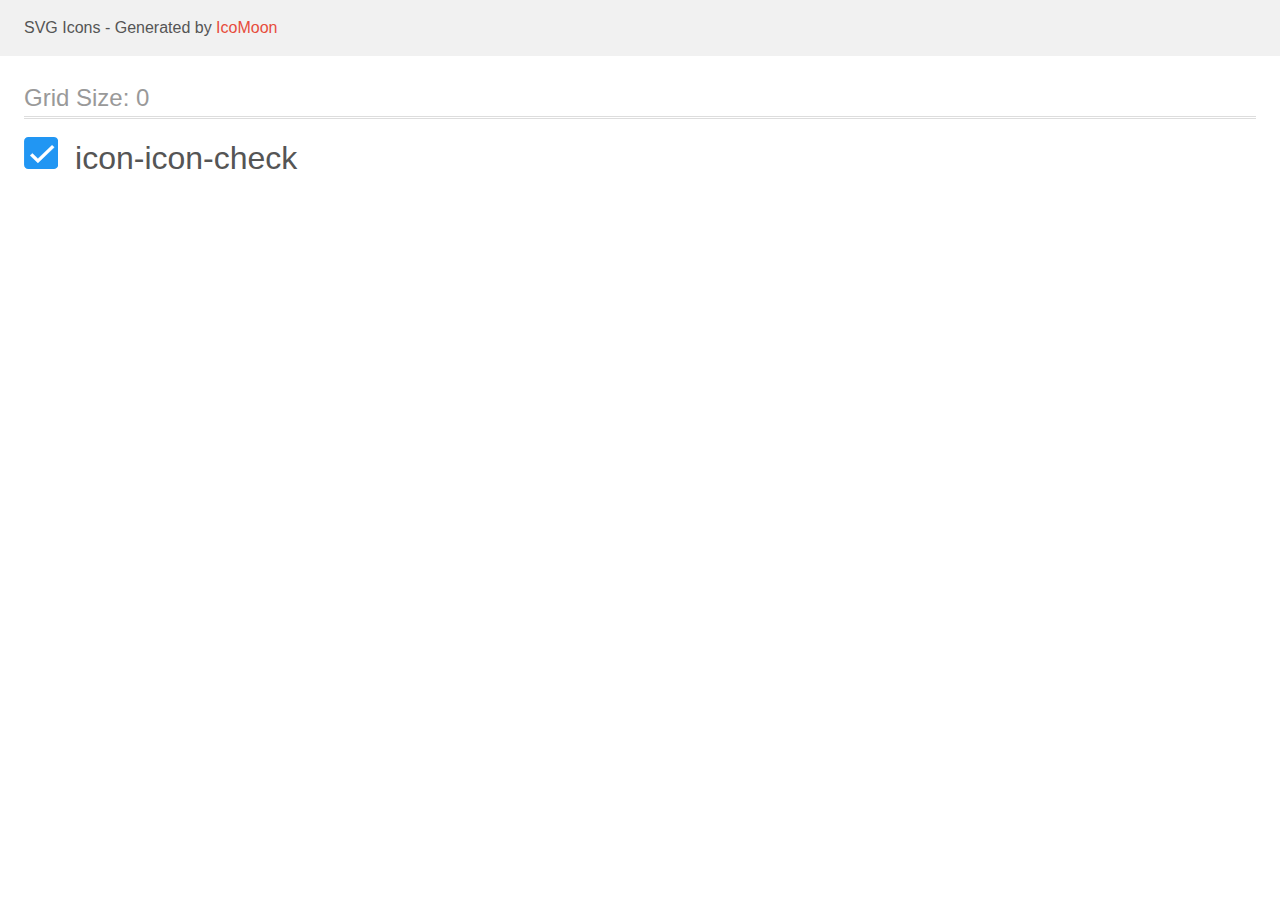
<file: icomoon4/demo.html>
<!doctype html>
<html>
<head>
    <title>IcoMoon - SVG Icons</title>
    <meta charset="utf-8">
    <meta name="viewport" content="width=device-width, initial-scale=1">
    <link rel="stylesheet" href="demo-files/demo.css">
    <link rel="stylesheet" href="style.css">
</head>
<body>
<svg aria-hidden="true" style="position: absolute; width: 0; height: 0; overflow: hidden;" version="1.1" xmlns="http://www.w3.org/2000/svg" xmlns:xlink="http://www.w3.org/1999/xlink">
<defs>
<symbol id="icon-icon-check" viewBox="0 0 34 32">
<path fill="#2196f3" style="fill: var(--color1, #2196f3)" d="M4.267 0h25.6c2.356 0 4.267 1.91 4.267 4.267v23.467c0 2.356-1.91 4.267-4.267 4.267h-25.6c-2.356 0-4.267-1.91-4.267-4.267v-23.467c0-2.356 1.91-4.267 4.267-4.267z"></path>
<path fill="#fff" style="fill: var(--color2, #fff); stroke: var(--color2, #fff)" stroke="#fff" stroke-linejoin="miter" stroke-linecap="butt" stroke-miterlimit="4" stroke-width="0.4267" d="M8.442 16.537l-0.147-0.14-2.205 2.088 7.767 7.41 16.318-15.567-2.19-2.089-14.128 13.465-5.416-5.167z"></path>
</symbol>
</defs>
</svg>

<header class="bgc1 clearfix">
<div class="mhl">
    <p>SVG Icons - Generated by <a href="https://icomoon.io/app">IcoMoon</a></p>
</div>
</header>
    <div class="clearfix mhl ptl">
        <h1 class="mvm mtn fgc1">Grid Size: 0</h1>
        <div class="glyph fs1">
            <div class="clearfix pbs">
                <svg class="icon icon-icon-check"><use xlink:href="#icon-icon-check"></use></svg><span class="name"> icon-icon-check</span>
            </div>
        </div>
  </div>
<script defer src="svgxuse.js"></script>
</body>
</html>
</file>
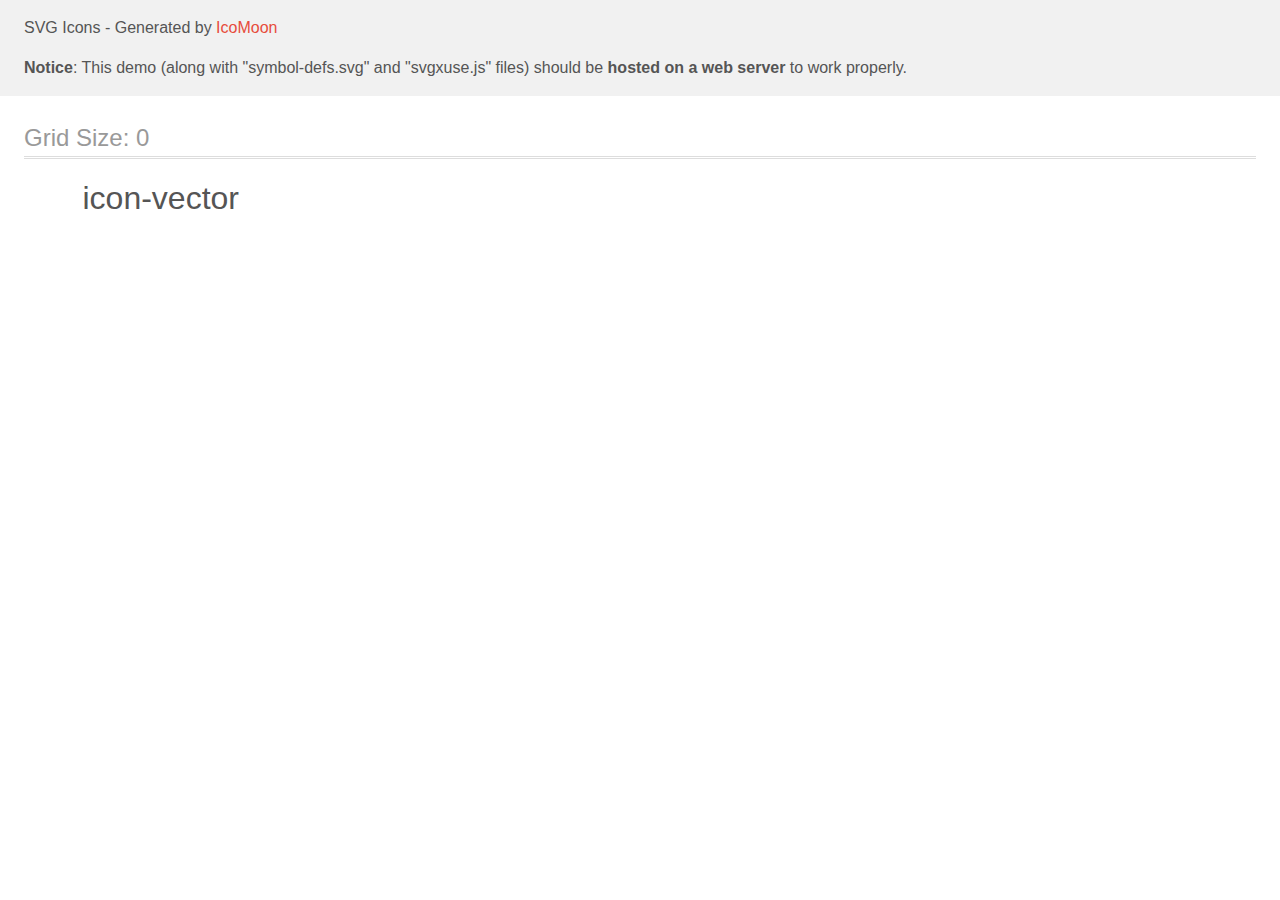
<file: icomoon5/demo-external-svg.html>
<!doctype html>
<html>
<head>
    <title>IcoMoon - SVG Icons</title>
    <meta charset="utf-8">
    <meta name="viewport" content="width=device-width, initial-scale=1">
    <link rel="stylesheet" href="demo-files/demo.css">
    <link rel="stylesheet" href="style.css">
</head>
<body>
<header class="bgc1 clearfix">
<div class="mhl">
    <p>SVG Icons - Generated by <a href="https://icomoon.io/app">IcoMoon</a></p><p><strong>Notice</strong>: This demo (along with "symbol-defs.svg" and "svgxuse.js" files) should be <b>hosted on a web server</b> to work properly.</p>
</div>
</header>
    <div class="clearfix mhl ptl">
        <h1 class="mvm mtn fgc1">Grid Size: 0</h1>
        <div class="glyph fs1">
            <div class="clearfix pbs">
                <svg class="icon icon-vector"><use xlink:href="symbol-defs.svg#icon-vector"></use></svg><span class="name"> icon-vector</span>
            </div>
        </div>
  </div>
<script defer src="svgxuse.js"></script>
</body>
</html>
</file>
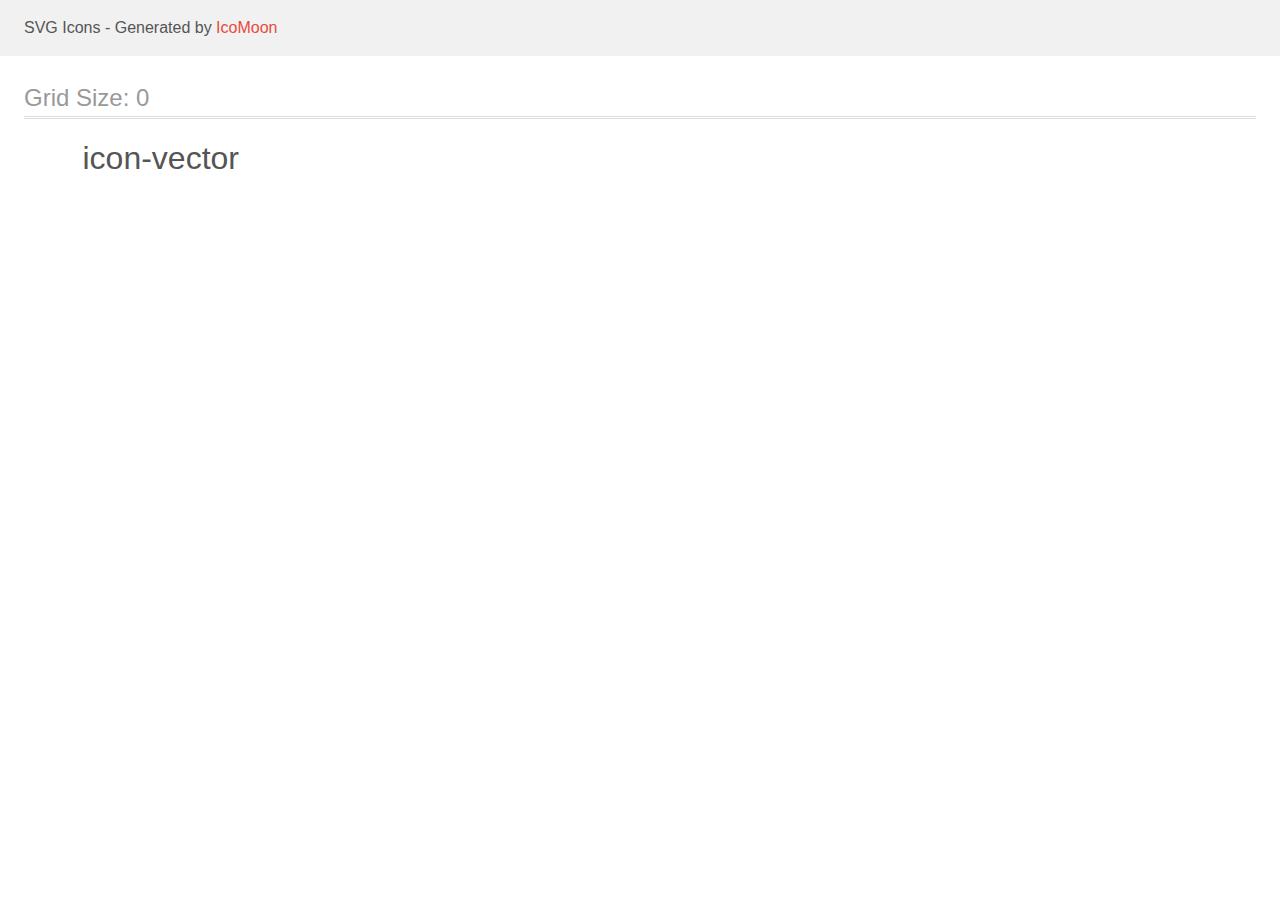
<file: icomoon5/demo.html>
<!doctype html>
<html>
<head>
    <title>IcoMoon - SVG Icons</title>
    <meta charset="utf-8">
    <meta name="viewport" content="width=device-width, initial-scale=1">
    <link rel="stylesheet" href="demo-files/demo.css">
    <link rel="stylesheet" href="style.css">
</head>
<body>
<svg aria-hidden="true" style="position: absolute; width: 0; height: 0; overflow: hidden;" version="1.1" xmlns="http://www.w3.org/2000/svg" xmlns:xlink="http://www.w3.org/1999/xlink">
<defs>
<symbol id="icon-vector" viewBox="0 0 42 32">
<path fill="#fff" style="fill: var(--color1, #fff); stroke: var(--color1, #fff)" stroke="#fff" stroke-linejoin="miter" stroke-linecap="butt" stroke-miterlimit="4" stroke-width="0.64" d="M6.263 15.205l-0.22-0.21-3.307 3.132 11.651 11.114 24.477-23.351-3.285-3.134-21.192 20.197-8.124-7.75z"></path>
</symbol>
</defs>
</svg>

<header class="bgc1 clearfix">
<div class="mhl">
    <p>SVG Icons - Generated by <a href="https://icomoon.io/app">IcoMoon</a></p>
</div>
</header>
    <div class="clearfix mhl ptl">
        <h1 class="mvm mtn fgc1">Grid Size: 0</h1>
        <div class="glyph fs1">
            <div class="clearfix pbs">
                <svg class="icon icon-vector"><use xlink:href="#icon-vector"></use></svg><span class="name"> icon-vector</span>
            </div>
        </div>
  </div>
<script defer src="svgxuse.js"></script>
</body>
</html>
</file>
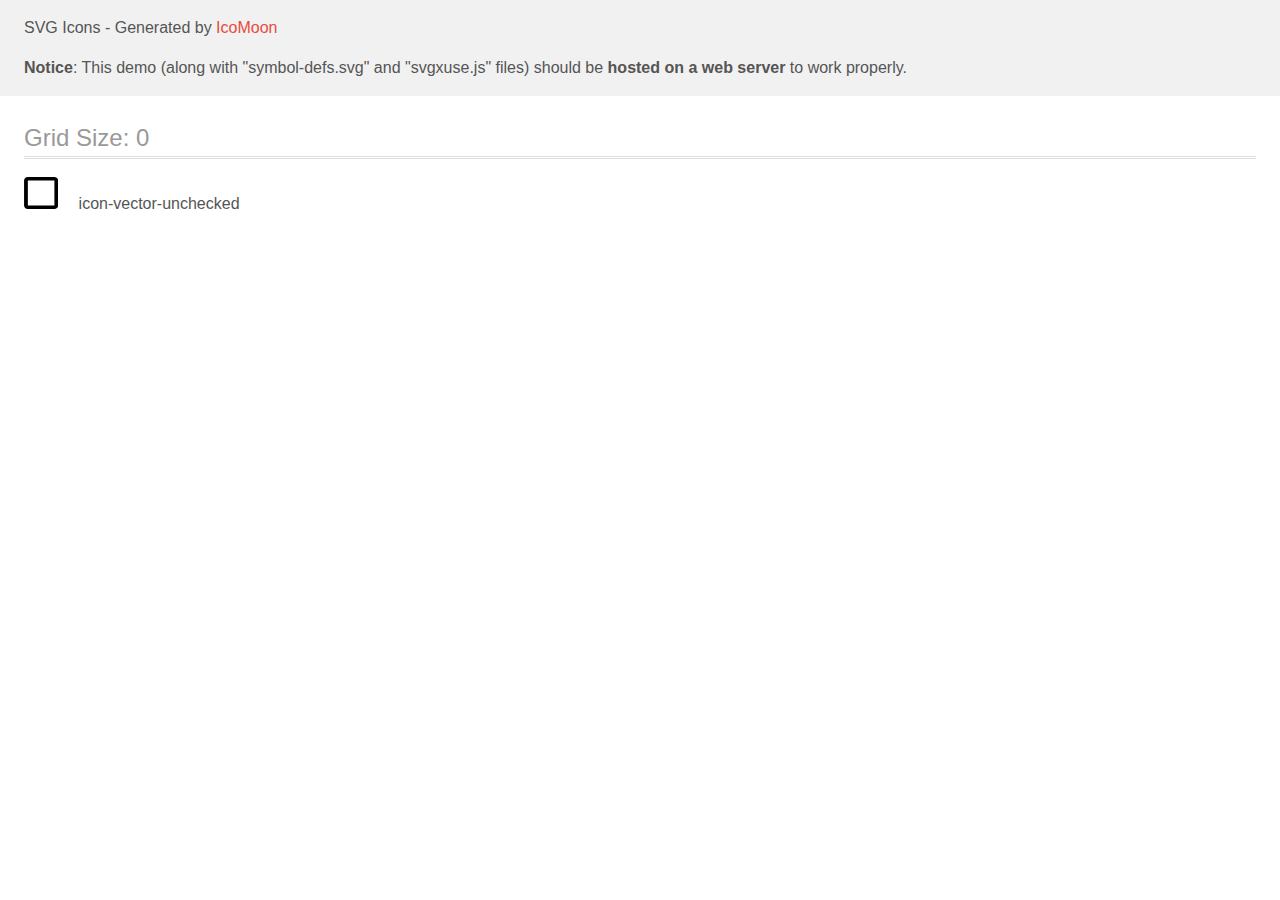
<file: icomoon6/demo-external-svg.html>
<!doctype html>
<html>
<head>
    <title>IcoMoon - SVG Icons</title>
    <meta charset="utf-8">
    <meta name="viewport" content="width=device-width, initial-scale=1">
    <link rel="stylesheet" href="demo-files/demo.css">
    <link rel="stylesheet" href="style.css">
</head>
<body>
<header class="bgc1 clearfix">
<div class="mhl">
    <p>SVG Icons - Generated by <a href="https://icomoon.io/app">IcoMoon</a></p><p><strong>Notice</strong>: This demo (along with "symbol-defs.svg" and "svgxuse.js" files) should be <b>hosted on a web server</b> to work properly.</p>
</div>
</header>
    <div class="clearfix mhl ptl">
        <h1 class="mvm mtn fgc1">Grid Size: 0</h1>
        <div class="glyph fs1">
            <div class="clearfix pbs">
                <svg class="icon icon-vector-unchecked"><use xlink:href="symbol-defs.svg#icon-vector-unchecked"></use></svg><span class="name"> icon-vector-unchecked</span>
            </div>
        </div>
  </div>
<script defer src="svgxuse.js"></script>
</body>
</html>
</file>
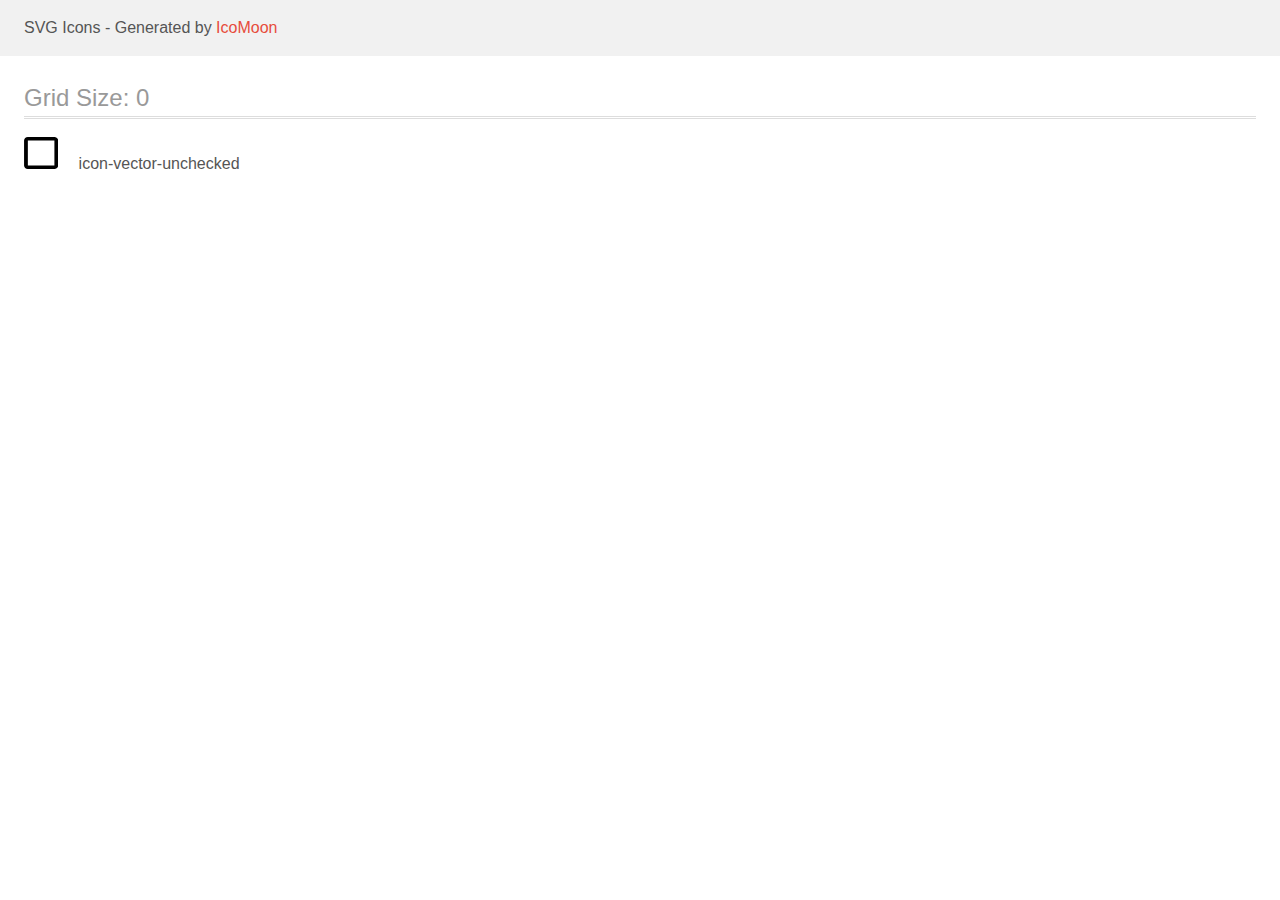
<file: icomoon6/demo.html>
<!doctype html>
<html>
<head>
    <title>IcoMoon - SVG Icons</title>
    <meta charset="utf-8">
    <meta name="viewport" content="width=device-width, initial-scale=1">
    <link rel="stylesheet" href="demo-files/demo.css">
    <link rel="stylesheet" href="style.css">
</head>
<body>
<svg aria-hidden="true" style="position: absolute; width: 0; height: 0; overflow: hidden;" version="1.1" xmlns="http://www.w3.org/2000/svg" xmlns:xlink="http://www.w3.org/1999/xlink">
<defs>
<symbol id="icon-vector-unchecked" viewBox="0 0 34 32">
<path d="M30.341 3.556v24.889h-26.548v-24.889h26.548zM30.341 0h-26.548c-2.086 0-3.793 1.6-3.793 3.556v24.889c0 1.956 1.707 3.556 3.793 3.556h26.548c2.086 0 3.793-1.6 3.793-3.556v-24.889c0-1.956-1.707-3.556-3.793-3.556z"></path>
</symbol>
</defs>
</svg>

<header class="bgc1 clearfix">
<div class="mhl">
    <p>SVG Icons - Generated by <a href="https://icomoon.io/app">IcoMoon</a></p>
</div>
</header>
    <div class="clearfix mhl ptl">
        <h1 class="mvm mtn fgc1">Grid Size: 0</h1>
        <div class="glyph fs1">
            <div class="clearfix pbs">
                <svg class="icon icon-vector-unchecked"><use xlink:href="#icon-vector-unchecked"></use></svg><span class="name"> icon-vector-unchecked</span>
            </div>
        </div>
  </div>
<script defer src="svgxuse.js"></script>
</body>
</html>
</file>
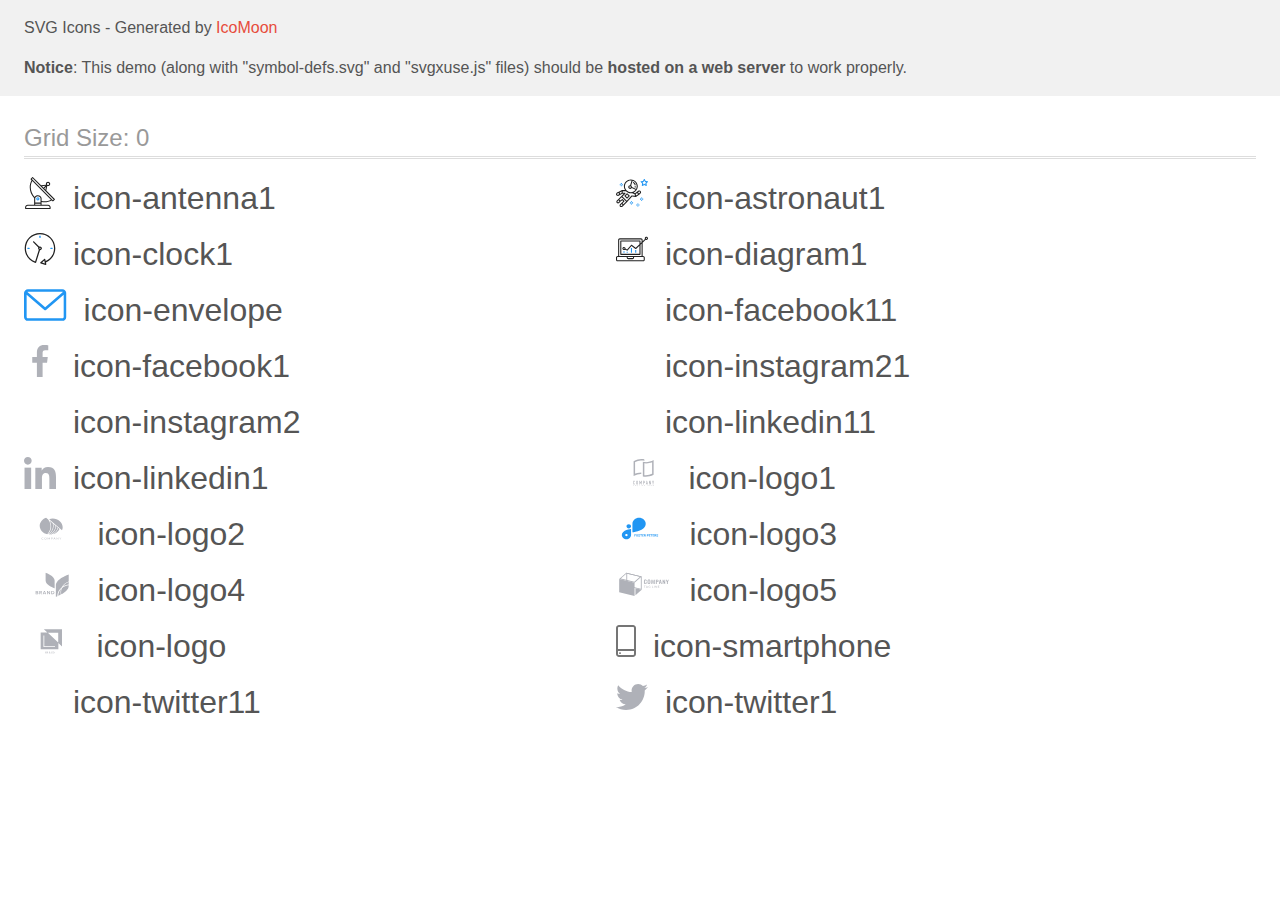
<file: sprite svg/demo-external-svg.html>
<!doctype html>
<html>
<head>
    <title>IcoMoon - SVG Icons</title>
    <meta charset="utf-8">
    <meta name="viewport" content="width=device-width, initial-scale=1">
    <link rel="stylesheet" href="demo-files/demo.css">
    <link rel="stylesheet" href="style.css">
</head>
<body>
<header class="bgc1 clearfix">
<div class="mhl">
    <p>SVG Icons - Generated by <a href="https://icomoon.io/app">IcoMoon</a></p><p><strong>Notice</strong>: This demo (along with "symbol-defs.svg" and "svgxuse.js" files) should be <b>hosted on a web server</b> to work properly.</p>
</div>
</header>
    <div class="clearfix mhl ptl">
        <h1 class="mvm mtn fgc1">Grid Size: 0</h1>
        <div class="glyph fs1">
            <div class="clearfix pbs">
                <svg class="icon icon-antenna1"><use xlink:href="symbol-defs.svg#icon-antenna1"></use></svg><span class="name"> icon-antenna1</span>
            </div>
        </div>
        <div class="glyph fs1">
            <div class="clearfix pbs">
                <svg class="icon icon-astronaut1"><use xlink:href="symbol-defs.svg#icon-astronaut1"></use></svg><span class="name"> icon-astronaut1</span>
            </div>
        </div>
        <div class="glyph fs1">
            <div class="clearfix pbs">
                <svg class="icon icon-clock1"><use xlink:href="symbol-defs.svg#icon-clock1"></use></svg><span class="name"> icon-clock1</span>
            </div>
        </div>
        <div class="glyph fs1">
            <div class="clearfix pbs">
                <svg class="icon icon-diagram1"><use xlink:href="symbol-defs.svg#icon-diagram1"></use></svg><span class="name"> icon-diagram1</span>
            </div>
        </div>
        <div class="glyph fs1">
            <div class="clearfix pbs">
                <svg class="icon icon-envelope"><use xlink:href="symbol-defs.svg#icon-envelope"></use></svg><span class="name"> icon-envelope</span>
            </div>
        </div>
        <div class="glyph fs1">
            <div class="clearfix pbs">
                <svg class="icon icon-facebook11"><use xlink:href="symbol-defs.svg#icon-facebook11"></use></svg><span class="name"> icon-facebook11</span>
            </div>
        </div>
        <div class="glyph fs1">
            <div class="clearfix pbs">
                <svg class="icon icon-facebook1"><use xlink:href="symbol-defs.svg#icon-facebook1"></use></svg><span class="name"> icon-facebook1</span>
            </div>
        </div>
        <div class="glyph fs1">
            <div class="clearfix pbs">
                <svg class="icon icon-instagram21"><use xlink:href="symbol-defs.svg#icon-instagram21"></use></svg><span class="name"> icon-instagram21</span>
            </div>
        </div>
        <div class="glyph fs1">
            <div class="clearfix pbs">
                <svg class="icon icon-instagram2"><use xlink:href="symbol-defs.svg#icon-instagram2"></use></svg><span class="name"> icon-instagram2</span>
            </div>
        </div>
        <div class="glyph fs1">
            <div class="clearfix pbs">
                <svg class="icon icon-linkedin11"><use xlink:href="symbol-defs.svg#icon-linkedin11"></use></svg><span class="name"> icon-linkedin11</span>
            </div>
        </div>
        <div class="glyph fs1">
            <div class="clearfix pbs">
                <svg class="icon icon-linkedin1"><use xlink:href="symbol-defs.svg#icon-linkedin1"></use></svg><span class="name"> icon-linkedin1</span>
            </div>
        </div>
        <div class="glyph fs1">
            <div class="clearfix pbs">
                <svg class="icon icon-logo1"><use xlink:href="symbol-defs.svg#icon-logo1"></use></svg><span class="name"> icon-logo1</span>
            </div>
        </div>
        <div class="glyph fs1">
            <div class="clearfix pbs">
                <svg class="icon icon-logo2"><use xlink:href="symbol-defs.svg#icon-logo2"></use></svg><span class="name"> icon-logo2</span>
            </div>
        </div>
        <div class="glyph fs1">
            <div class="clearfix pbs">
                <svg class="icon icon-logo3"><use xlink:href="symbol-defs.svg#icon-logo3"></use></svg><span class="name"> icon-logo3</span>
            </div>
        </div>
        <div class="glyph fs1">
            <div class="clearfix pbs">
                <svg class="icon icon-logo4"><use xlink:href="symbol-defs.svg#icon-logo4"></use></svg><span class="name"> icon-logo4</span>
            </div>
        </div>
        <div class="glyph fs1">
            <div class="clearfix pbs">
                <svg class="icon icon-logo5"><use xlink:href="symbol-defs.svg#icon-logo5"></use></svg><span class="name"> icon-logo5</span>
            </div>
        </div>
        <div class="glyph fs1">
            <div class="clearfix pbs">
                <svg class="icon icon-logo"><use xlink:href="symbol-defs.svg#icon-logo"></use></svg><span class="name"> icon-logo</span>
            </div>
        </div>
        <div class="glyph fs1">
            <div class="clearfix pbs">
                <svg class="icon icon-smartphone"><use xlink:href="symbol-defs.svg#icon-smartphone"></use></svg><span class="name"> icon-smartphone</span>
            </div>
        </div>
        <div class="glyph fs1">
            <div class="clearfix pbs">
                <svg class="icon icon-twitter11"><use xlink:href="symbol-defs.svg#icon-twitter11"></use></svg><span class="name"> icon-twitter11</span>
            </div>
        </div>
        <div class="glyph fs1">
            <div class="clearfix pbs">
                <svg class="icon icon-twitter1"><use xlink:href="symbol-defs.svg#icon-twitter1"></use></svg><span class="name"> icon-twitter1</span>
            </div>
        </div>
  </div>
<script defer src="svgxuse.js"></script>
</body>
</html>
</file>
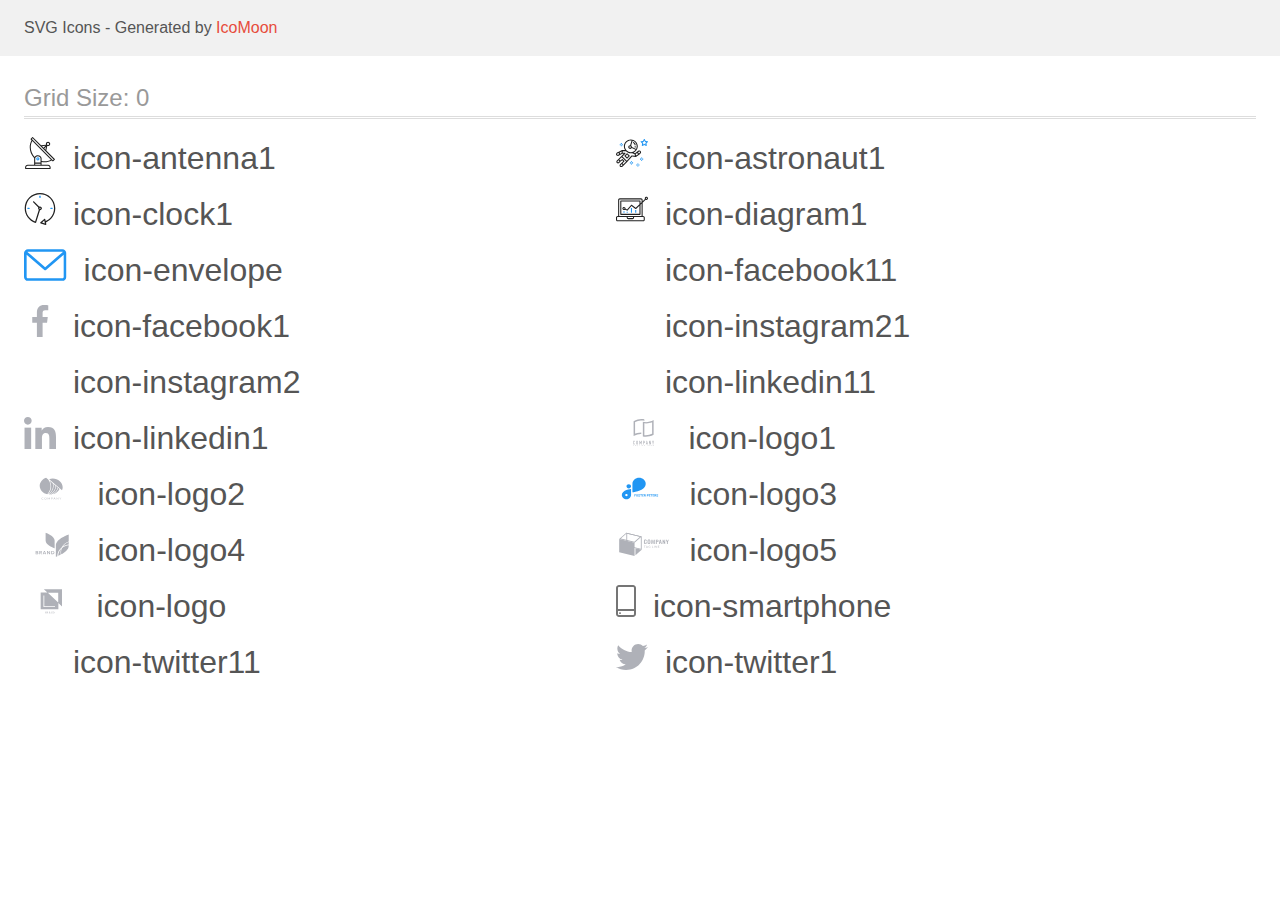
<file: sprite svg/demo.html>
<!doctype html>
<html>
<head>
    <title>IcoMoon - SVG Icons</title>
    <meta charset="utf-8">
    <meta name="viewport" content="width=device-width, initial-scale=1">
    <link rel="stylesheet" href="demo-files/demo.css">
    <link rel="stylesheet" href="style.css">
</head>
<body>
<svg aria-hidden="true" style="position: absolute; width: 0; height: 0; overflow: hidden;" version="1.1" xmlns="http://www.w3.org/2000/svg" xmlns:xlink="http://www.w3.org/1999/xlink">
<defs>
<symbol id="icon-antenna1" viewBox="0 0 32 32">
<path fill="#212121" style="fill: var(--color1, #212121)" d="M30.773 22.098l-8.443-8.505 0.937-4.615c0.242 0.094 0.499 0.144 0.758 0.146h0.006c1.192 0.014 2.17-0.941 2.184-2.133s-0.941-2.17-2.133-2.184c-1.192-0.014-2.17 0.941-2.184 2.133-0.003 0.255 0.039 0.509 0.125 0.749l-4.96 0.605-8.091-8.133c-0.099-0.101-0.235-0.159-0.377-0.16-0.14 0.001-0.274 0.056-0.373 0.155l-1.513 1.504c-0.208 0.208-0.208 0.546 0 0.754l0.814 0.826c-3.153 5.798-2.129 12.978 2.519 17.663 0.043 0.041 0.092 0.074 0.146 0.098-0.034 0.18-0.051 0.364-0.052 0.547v6.187h-6.4c-1.472 0.002-2.665 1.195-2.667 2.667v1.067c0 0.295 0.239 0.533 0.533 0.533h24.533c0.295 0 0.533-0.239 0.533-0.533v-1.067c-0.002-1.472-1.195-2.665-2.667-2.667h-6.4v-2.742c1.003 0.21 2.024 0.317 3.049 0.32 2.458-0.003 4.877-0.615 7.040-1.783l0.818 0.823c0.099 0.101 0.235 0.159 0.377 0.16 0.14-0.001 0.274-0.056 0.373-0.155l1.513-1.504c0.208-0.208 0.208-0.546 0-0.754zM23.28 6.233c0.418-0.415 1.093-0.414 1.508 0.004s0.414 1.093-0.004 1.508c-0.2 0.199-0.47 0.31-0.752 0.31h-0.003c-0.589-0.003-1.064-0.483-1.061-1.072 0.002-0.282 0.115-0.552 0.314-0.751h-0.002zM22.024 9.738l-0.598 2.946-1.175-1.182 1.774-1.763zM21.419 8.836l-1.92 1.909-1.485-1.493 3.405-0.415zM24.004 28.8c0.884 0 1.6 0.716 1.6 1.6v0.533h-23.467v-0.533c0-0.884 0.716-1.6 1.6-1.6h20.267zM16.537 26.667v1.067h-5.333v-1.067h5.333zM11.204 25.6v-4.053c0-1.294 1.196-2.347 2.667-2.347s2.667 1.053 2.667 2.347v4.053h-5.333zM17.604 23.904v-2.357c0-1.882-1.675-3.413-3.733-3.413-1.331-0.020-2.576 0.657-3.281 1.786-4.058-4.274-4.971-10.645-2.279-15.887l18.602 18.708c-2.872 1.461-6.165 1.873-9.309 1.163zM28.893 23.22l-21.057-21.181 0.755-0.752 7.935 7.98c0.004 0 0.006 0.007 0.010 0.010l13.115 13.191-0.757 0.752z"></path>
<path fill="#2196f3" style="fill: var(--color2, #2196f3)" d="M13.876 20.267h-0.005c-0.884-0.001-1.601 0.714-1.602 1.598s0.714 1.601 1.598 1.602h0.005c0.884 0.001 1.601-0.714 1.602-1.598s-0.714-1.601-1.598-1.602zM14.249 22.245c-0.1 0.1-0.236 0.156-0.378 0.155-0.295-0.002-0.532-0.242-0.531-0.536 0.001-0.141 0.057-0.276 0.157-0.375s0.233-0.154 0.373-0.155c0.295 0.002 0.532 0.241 0.53 0.536-0.001 0.141-0.057 0.276-0.157 0.375h0.005z"></path>
</symbol>
<symbol id="icon-astronaut1" viewBox="0 0 32 32">
<path fill="#2196f3" style="fill: var(--color2, #2196f3)" d="M31.974 4.524c-0.063-0.193-0.229-0.333-0.43-0.363l-1.91-0.278-0.855-1.731c-0.179-0.365-0.777-0.365-0.956 0l-0.855 1.731-1.91 0.278c-0.201 0.029-0.367 0.17-0.431 0.363-0.062 0.193-0.011 0.405 0.135 0.547l1.383 1.348-0.326 1.903c-0.034 0.2 0.048 0.402 0.212 0.522 0.166 0.121 0.382 0.135 0.562 0.040l1.709-0.899 1.709 0.899c0.078 0.041 0.164 0.061 0.249 0.061 0.11 0 0.221-0.034 0.314-0.102 0.164-0.119 0.246-0.322 0.212-0.522l-0.326-1.903 1.383-1.348c0.145-0.142 0.197-0.354 0.135-0.547zM29.511 5.851c-0.125 0.122-0.183 0.299-0.153 0.472l0.191 1.114-1-0.526c-0.078-0.041-0.163-0.061-0.249-0.061s-0.17 0.020-0.249 0.061l-1.001 0.526 0.191-1.114c0.030-0.173-0.028-0.349-0.153-0.472l-0.81-0.789 1.119-0.163c0.174-0.025 0.324-0.134 0.402-0.292l0.5-1.013 0.5 1.013c0.078 0.157 0.228 0.267 0.402 0.292l1.119 0.163-0.809 0.789z"></path>
<path fill="#2196f3" style="fill: var(--color2, #2196f3)" d="M26.134 20.522h-1.067v1.067h1.067v-1.067z"></path>
<path fill="#2196f3" style="fill: var(--color2, #2196f3)" d="M26.134 22.656h-1.067v1.067h1.067v-1.067z"></path>
<path fill="#2196f3" style="fill: var(--color2, #2196f3)" d="M27.2 21.589h-1.067v1.067h1.067v-1.067z"></path>
<path fill="#2196f3" style="fill: var(--color2, #2196f3)" d="M25.067 21.589h-1.067v1.067h1.067v-1.067z"></path>
<path fill="#2196f3" style="fill: var(--color2, #2196f3)" d="M22.4 26.389h-1.067v1.067h1.067v-1.067z"></path>
<path fill="#2196f3" style="fill: var(--color2, #2196f3)" d="M22.4 28.522h-1.067v1.067h1.067v-1.067z"></path>
<path fill="#2196f3" style="fill: var(--color2, #2196f3)" d="M23.467 27.456h-1.067v1.067h1.067v-1.067z"></path>
<path fill="#2196f3" style="fill: var(--color2, #2196f3)" d="M21.333 27.456h-1.067v1.067h1.067v-1.067z"></path>
<path fill="#2196f3" style="fill: var(--color2, #2196f3)" d="M16 24.256h-1.067v1.067h1.067v-1.067z"></path>
<path fill="#2196f3" style="fill: var(--color2, #2196f3)" d="M16 26.389h-1.067v1.067h1.067v-1.067z"></path>
<path fill="#2196f3" style="fill: var(--color2, #2196f3)" d="M17.067 25.322h-1.067v1.067h1.067v-1.067z"></path>
<path fill="#2196f3" style="fill: var(--color2, #2196f3)" d="M14.933 25.322h-1.067v1.067h1.067v-1.067z"></path>
<path fill="#2196f3" style="fill: var(--color2, #2196f3)" d="M5.867 6.122h-1.067v1.067h1.067v-1.067z"></path>
<path fill="#2196f3" style="fill: var(--color2, #2196f3)" d="M5.867 8.255h-1.067v1.067h1.067v-1.067z"></path>
<path fill="#2196f3" style="fill: var(--color2, #2196f3)" d="M6.933 7.189h-1.067v1.067h1.067v-1.067z"></path>
<path fill="#2196f3" style="fill: var(--color2, #2196f3)" d="M4.8 7.189h-1.067v1.067h1.067v-1.067z"></path>
<path fill="#212121" style="fill: var(--color1, #212121)" d="M24.715 14.159c-0.287-0.388-0.709-0.637-1.188-0.705-0.481-0.068-0.956 0.058-1.34 0.352l-1.252 0.96-1.898 1.417-1.358-0.541c2.421-1.086 4.114-3.508 4.114-6.32 0-3.823-3.123-6.933-6.961-6.933s-6.961 3.11-6.961 6.933c0 1.386 0.414 2.674 1.12 3.758l-2.764-0.024c-0.002 0-0.003 0-0.005 0-0.009 0-0.015 0.004-0.023 0.005-0.053 0.002-0.105 0.013-0.155 0.031-0.013 0.005-0.026 0.008-0.038 0.013-0.006 0.003-0.013 0.003-0.019 0.006l-3.233 1.596c-0.001 0-0.001 0-0.001 0.001l-1.893 0.911c-0.021 0.009-0.042 0.021-0.063 0.035-0.755 0.502-1.012 1.489-0.598 2.295 0.22 0.429 0.595 0.745 1.056 0.889 0.178 0.055 0.359 0.083 0.539 0.083 0.29 0 0.577-0.071 0.839-0.211l1.388-0.738 2.264-1.169 1.357-0.008-5.442 5.416c-0.001 0.001-0.001 0.001-0.002 0.001l-1.339 1.333c-0.316 0.315-0.49 0.732-0.49 1.178s0.174 0.863 0.49 1.179c0.325 0.323 0.752 0.485 1.179 0.485s0.854-0.162 1.18-0.485l1.314-1.309 1.741-1.3 0.901 0.897-1.762 1.754c-0 0.001-0.001 0.001-0.002 0.001l-1.339 1.333c-0.316 0.315-0.49 0.732-0.49 1.178s0.174 0.863 0.49 1.179c0.325 0.323 0.753 0.485 1.18 0.485s0.855-0.162 1.18-0.485l3.482-3.467c0.001-0.001 0.001-0.001 0.001-0.002l1.010-1-0.004-0.004c0.006-0.006 0.015-0.009 0.022-0.015l5.166-5.658 3.471 0.494c0.025 0.004 0.050 0.005 0.075 0.005 0.065 0 0.127-0.015 0.187-0.038 0.018-0.006 0.033-0.015 0.050-0.023 0.019-0.010 0.039-0.015 0.058-0.027l3.213-2.133c0.012-0.008 0.018-0.021 0.029-0.029 0.013-0.010 0.029-0.014 0.041-0.026l1.271-1.191c0.662-0.62 0.753-1.635 0.212-2.362zM2.13 17.77c-0.173 0.093-0.37 0.111-0.558 0.052-0.187-0.058-0.338-0.186-0.427-0.358-0.161-0.314-0.068-0.695 0.214-0.902l1.314-0.632 0.449 1.313-0.992 0.527zM5.628 15.942l-1.548 0.8-0.439-1.283 2.027-1.001-0.040 1.484zM20.727 9.322c0 0.918-0.219 1.785-0.599 2.559l-4.181-1.899c-0.044-0.573-0.341-1.075-0.788-1.388l1.464-4.86c2.378 0.756 4.105 2.974 4.105 5.588zM8.938 9.322c0-3.235 2.644-5.867 5.894-5.867 0.253 0 0.5 0.021 0.745 0.052l-1.432 4.754c-0.019-0.001-0.037-0.006-0.057-0.006-1.033 0-1.873 0.837-1.873 1.867s0.84 1.867 1.873 1.867c0.694 0 1.294-0.383 1.618-0.945l3.862 1.755c-1.075 1.446-2.795 2.39-4.737 2.39-3.25 0-5.894-2.632-5.894-5.867zM14.894 10.122c0 0.441-0.362 0.8-0.806 0.8s-0.806-0.359-0.806-0.8c0-0.441 0.362-0.8 0.806-0.8s0.806 0.359 0.806 0.8zM2.465 25.146c-0.236 0.234-0.619 0.234-0.854 0.001-0.114-0.114-0.176-0.263-0.176-0.423s0.062-0.309 0.176-0.421l0.962-0.959 0.851 0.848-0.959 0.955zM5.679 28.88c-0.236 0.234-0.619 0.235-0.855 0.001-0.114-0.114-0.176-0.263-0.176-0.423s0.062-0.309 0.176-0.421l0.963-0.959 0.852 0.848-0.96 0.955zM9.16 25.411c-0.001 0-0.001 0-0.002 0.001l-1.765 1.76-0.852-0.848 1.763-1.755c0 0 0 0 0-0s0.001-0.001 0.002-0.001c0.040-0.040 0.065-0.088 0.090-0.135 0.007-0.014 0.020-0.026 0.026-0.040 0.017-0.041 0.019-0.085 0.026-0.129 0.003-0.025 0.014-0.047 0.014-0.073 0-0.036-0.013-0.070-0.020-0.106-0.006-0.032-0.006-0.065-0.019-0.095-0.020-0.050-0.055-0.094-0.091-0.138-0.010-0.012-0.014-0.027-0.025-0.038 0 0 0 0-0.001 0s-0.001-0.002-0.001-0.002l-1.607-1.6c-0.017-0.017-0.039-0.024-0.058-0.038-0.028-0.022-0.055-0.042-0.087-0.058-0.030-0.015-0.061-0.024-0.093-0.033-0.034-0.010-0.067-0.017-0.103-0.020-0.033-0.002-0.063 0.001-0.095 0.005-0.036 0.004-0.069 0.009-0.104 0.020-0.034 0.011-0.063 0.027-0.094 0.045-0.020 0.011-0.042 0.015-0.061 0.029l-1.773 1.324-0.901-0.897 2.399-2.386 4.361 4.289-0.928 0.919zM15.979 18.394c-0.015-0.002-0.030 0.004-0.045 0.003-0.039-0.002-0.076 0.001-0.115 0.007-0.030 0.005-0.059 0.011-0.088 0.021-0.034 0.012-0.065 0.028-0.097 0.047-0.030 0.018-0.057 0.037-0.083 0.061-0.013 0.011-0.028 0.017-0.040 0.029l-4.698 5.146-4.328-4.257 2.833-2.818c0.209-0.208 0.21-0.546 0.002-0.755-0.105-0.105-0.243-0.157-0.381-0.156v-0.001l-2.219 0.013 0.028-1.607 3.104 0.027c1.265 1.294 3.029 2.101 4.981 2.101 0.437 0 0.864-0.045 1.279-0.123 0.040 0.032 0.079 0.065 0.13 0.085l2.41 0.96 0.152 0.758 0.178 0.885-3.003-0.427zM20.020 18.572l-0.313-1.558 1.446-1.080 0.947 1.257-2.080 1.381zM23.774 15.741l-0.838 0.785-0.931-1.236 0.831-0.637c0.155-0.119 0.351-0.168 0.543-0.143 0.193 0.027 0.364 0.128 0.48 0.284 0.217 0.292 0.18 0.699-0.085 0.947z"></path>
<path fill="#212121" style="fill: var(--color1, #212121)" d="M13.602 18.544l-2.143-2.133c-0.207-0.207-0.545-0.207-0.753 0l-2.142 2.133c-0.1 0.101-0.157 0.236-0.157 0.378s0.056 0.278 0.157 0.378l2.142 2.133c0.104 0.103 0.241 0.155 0.377 0.155s0.273-0.052 0.376-0.155l2.143-2.133c0.1-0.1 0.157-0.236 0.157-0.378s-0.057-0.278-0.157-0.378zM11.083 20.303l-1.387-1.381 1.387-1.381 1.387 1.381-1.387 1.381z"></path>
<path fill="#212121" style="fill: var(--color1, #212121)" d="M17.164 5.071l-0.258 1.036c0.071 0.018 1.738 0.452 1.738 2.149h1.067c-0-2.017-1.666-2.965-2.547-3.185z"></path>
<path fill="#212121" style="fill: var(--color1, #212121)" d="M19.711 9.322h-1.067v1.067h1.067v-1.067z"></path>
</symbol>
<symbol id="icon-clock1" viewBox="0 0 32 32">
<path fill="#212121" style="fill: var(--color1, #212121)" d="M31.297 15.301c-0.002-8.452-6.855-15.303-15.308-15.301s-15.303 6.855-15.301 15.308c0.001 6.658 4.307 12.551 10.649 14.576 0.061 0.019 0.124 0.029 0.187 0.029 0.121-0 0.239-0.032 0.342-0.094 0.135-0.080 0.236-0.207 0.283-0.356l3.865-12.25c1.057-0.005 1.909-0.866 1.903-1.923s-0.866-1.909-1.923-1.903c-0.284 0.001-0.565 0.067-0.82 0.191l-5.106-5.107c-0.253-0.245-0.657-0.238-0.902 0.016-0.239 0.247-0.239 0.639 0 0.886l5.103 5.109c-0.392 0.799-0.168 1.764 0.536 2.309l-3.683 11.673c-7.278-2.681-11.004-10.754-8.323-18.032s10.754-11.004 18.032-8.323 11.004 10.754 8.323 18.032c-1.31 3.556-4.001 6.431-7.462 7.973l-0.398-1.874c-0.073-0.344-0.411-0.565-0.756-0.492-0.109 0.023-0.209 0.074-0.292 0.148l-3.837 3.426c-0.263 0.234-0.287 0.637-0.052 0.9 0.076 0.085 0.174 0.149 0.283 0.184l4.899 1.563c0.335 0.108 0.694-0.077 0.802-0.412 0.034-0.106 0.040-0.219 0.017-0.328l-0.391-1.839c5.664-2.388 9.342-7.942 9.329-14.089zM15.992 14.664c0.352 0 0.638 0.286 0.638 0.638s-0.286 0.638-0.638 0.638c-0.352 0-0.638-0.285-0.638-0.638s0.285-0.638 0.638-0.638zM18.093 29.528l2.184-1.948 0.603 2.84-2.787-0.892z"></path>
<path fill="#2196f3" style="fill: var(--color2, #2196f3)" d="M15.354 3.185v1.275c0 0.352 0.285 0.638 0.638 0.638s0.638-0.285 0.638-0.638v-1.275c0-0.352-0.286-0.638-0.638-0.638s-0.638 0.286-0.638 0.638z"></path>
<path fill="#2196f3" style="fill: var(--color2, #2196f3)" d="M3.876 14.664c-0.352 0-0.638 0.286-0.638 0.638s0.285 0.638 0.638 0.638h1.275c0.352 0 0.638-0.285 0.638-0.638s-0.285-0.638-0.638-0.638h-1.275z"></path>
<path fill="#2196f3" style="fill: var(--color2, #2196f3)" d="M28.108 15.939c0.352 0 0.638-0.285 0.638-0.638s-0.285-0.638-0.638-0.638h-1.275c-0.352 0-0.638 0.286-0.638 0.638s0.286 0.638 0.638 0.638h1.275z"></path>
</symbol>
<symbol id="icon-diagram1" viewBox="0 0 32 32">
<path fill="#2196f3" style="fill: var(--color2, #2196f3)" d="M14.926 14.965h1.066v4.798h-1.066v-4.797z"></path>
<path fill="#2196f3" style="fill: var(--color2, #2196f3)" d="M19.19 17.097h1.066v2.665h-1.066v-2.665z"></path>
<path fill="#2196f3" style="fill: var(--color2, #2196f3)" d="M10.661 18.696h1.066v1.066h-1.066v-1.066z"></path>
<path fill="#2196f3" style="fill: var(--color2, #2196f3)" d="M7.463 18.163h1.066v1.599h-1.066v-1.599z"></path>
<path fill="#212121" style="fill: var(--color1, #212121)" d="M1.599 28.291h25.587c0.883 0 1.599-0.716 1.599-1.599v-2.132c0-0.883-0.716-1.599-1.599-1.599h-0.533v-13.293l3.028-2.868c0.703 0.346 1.553 0.136 2.013-0.499s0.396-1.508-0.152-2.068-1.42-0.644-2.065-0.198c-0.644 0.446-0.873 1.292-0.542 2.002l-2.281 2.163v-1.23c0-0.883-0.716-1.599-1.599-1.599h-21.322c-0.883 0-1.599 0.716-1.599 1.599v15.992h-0.533c-0.883 0-1.599 0.716-1.599 1.599v2.132c0 0.883 0.716 1.599 1.599 1.599zM30.384 4.837c0.294 0 0.533 0.239 0.533 0.533s-0.239 0.533-0.533 0.533c-0.294 0-0.533-0.239-0.533-0.533s0.239-0.533 0.533-0.533zM3.198 6.969c0-0.294 0.239-0.533 0.533-0.533h21.322c0.294 0 0.533 0.239 0.533 0.533v2.239l-1.066 1.013v-2.186c0-0.294-0.239-0.533-0.533-0.533h-19.19c-0.294 0-0.533 0.239-0.533 0.533v13.326c0 0.294 0.239 0.533 0.533 0.533h19.19c0.294 0 0.533-0.239 0.533-0.533v-9.674l1.066-1.010v12.284h-22.388v-15.992zM7.996 13.899c-0.721-0.002-1.354 0.478-1.546 1.174s0.105 1.433 0.725 1.801c0.62 0.368 1.41 0.276 1.928-0.226l1.853 0.93c0.215 0.108 0.476 0.057 0.636-0.123l3.939-4.431 3.872 2.901c0.208 0.156 0.498 0.139 0.686-0.039l3.365-3.188v8.131h-18.124v-12.26h18.124v2.66l-3.771 3.572-3.904-2.927c-0.222-0.166-0.534-0.135-0.718 0.072l-3.993 4.493-1.493-0.746c0.011-0.064 0.018-0.129 0.020-0.193 0-0.883-0.716-1.599-1.599-1.599zM8.529 15.498c0 0.294-0.239 0.533-0.533 0.533s-0.533-0.239-0.533-0.533c0-0.294 0.239-0.533 0.533-0.533s0.533 0.239 0.533 0.533zM11.727 24.026h5.331v0.533c0 0.294-0.239 0.533-0.533 0.533h-4.264c-0.294 0-0.533-0.239-0.533-0.533v-0.533zM1.066 24.56c0-0.294 0.239-0.533 0.533-0.533h9.062v0.533c0 0.883 0.716 1.599 1.599 1.599h4.264c0.883 0 1.599-0.716 1.599-1.599v-0.533h9.062c0.294 0 0.533 0.239 0.533 0.533v2.132c0 0.294-0.239 0.533-0.533 0.533h-25.587c-0.294 0-0.533-0.239-0.533-0.533v-2.132z"></path>
</symbol>
<symbol id="icon-envelope" viewBox="0 0 43 32">
<path fill="#2196f3" style="fill: var(--color2, #2196f3)" d="M38.667 0h-34.667c-2.206 0-4 1.794-4 4v24c0 2.206 1.794 4 4 4h34.667c2.206 0 4-1.794 4-4v-24c0-2.206-1.794-4-4-4v0zM38.667 2.667c0.181 0 0.353 0.038 0.511 0.103l-17.844 15.466-17.844-15.466c0.158-0.066 0.33-0.103 0.511-0.103h34.667zM38.667 29.333h-34.667c-0.736 0-1.333-0.598-1.333-1.333v-22.413l17.793 15.421c0.251 0.217 0.563 0.326 0.874 0.326s0.622-0.108 0.874-0.326l17.793-15.421v22.413c0 0.736-0.598 1.333-1.333 1.333v0z"></path>
</symbol>
<symbol id="icon-facebook11" viewBox="0 0 32 32">
<path fill="#fff" style="fill: var(--color3, #fff)" d="M21.329 5.313h2.921v-5.088c-0.504-0.069-2.237-0.225-4.256-0.225-4.212 0-7.097 2.649-7.097 7.519v4.481h-4.648v5.688h4.648v14.312h5.699v-14.311h4.46l0.708-5.688h-5.169v-3.919c0.001-1.644 0.444-2.769 2.735-2.769z"></path>
</symbol>
<symbol id="icon-facebook1" viewBox="0 0 32 32">
<path fill="#afb1b8" style="fill: var(--color4, #afb1b8)" d="M21.329 5.313h2.921v-5.088c-0.504-0.069-2.237-0.225-4.256-0.225-4.212 0-7.097 2.649-7.097 7.519v4.481h-4.648v5.688h4.648v14.312h5.699v-14.311h4.46l0.708-5.688h-5.169v-3.919c0.001-1.644 0.444-2.769 2.735-2.769z"></path>
</symbol>
<symbol id="icon-instagram21" viewBox="0 0 32 32">
<path fill="#fff" style="fill: var(--color3, #fff)" d="M31.969 9.408c-0.075-1.7-0.35-2.869-0.744-3.882-0.406-1.075-1.032-2.038-1.851-2.838-0.8-0.813-1.769-1.444-2.832-1.844-1.019-0.394-2.182-0.669-3.882-0.744-1.713-0.081-2.257-0.1-6.601-0.1s-4.888 0.019-6.595 0.094c-1.7 0.075-2.869 0.35-3.882 0.744-1.075 0.406-2.038 1.031-2.838 1.85-0.813 0.8-1.444 1.769-1.844 2.832-0.394 1.019-0.669 2.182-0.744 3.882-0.081 1.713-0.1 2.257-0.1 6.601s0.019 4.888 0.094 6.595c0.075 1.7 0.35 2.869 0.744 3.882 0.406 1.075 1.038 2.038 1.85 2.838 0.8 0.813 1.769 1.444 2.832 1.844 1.019 0.394 2.182 0.669 3.882 0.744 1.706 0.075 2.25 0.094 6.595 0.094s4.888-0.019 6.595-0.094c1.7-0.075 2.869-0.35 3.882-0.744 2.151-0.832 3.851-2.532 4.682-4.682 0.394-1.019 0.669-2.182 0.744-3.882 0.075-1.707 0.094-2.251 0.094-6.595s-0.006-4.888-0.081-6.595zM29.087 22.473c-0.069 1.563-0.331 2.407-0.55 2.969-0.538 1.394-1.644 2.5-3.038 3.038-0.563 0.219-1.413 0.481-2.969 0.55-1.688 0.075-2.194 0.094-6.464 0.094s-4.782-0.019-6.464-0.094c-1.563-0.069-2.407-0.331-2.969-0.55-0.694-0.256-1.325-0.663-1.838-1.194-0.531-0.519-0.938-1.144-1.194-1.838-0.219-0.563-0.481-1.413-0.55-2.969-0.075-1.688-0.094-2.194-0.094-6.464s0.019-4.782 0.094-6.464c0.069-1.563 0.331-2.407 0.55-2.969 0.256-0.694 0.663-1.325 1.2-1.838 0.519-0.531 1.144-0.938 1.838-1.194 0.563-0.219 1.413-0.481 2.969-0.55 1.688-0.075 2.194-0.094 6.464-0.094 4.276 0 4.782 0.019 6.464 0.094 1.563 0.069 2.407 0.331 2.969 0.55 0.694 0.256 1.325 0.662 1.838 1.194 0.531 0.519 0.938 1.144 1.194 1.838 0.219 0.563 0.481 1.413 0.55 2.969 0.075 1.688 0.094 2.194 0.094 6.464s-0.019 4.77-0.094 6.458z"></path>
<path fill="#fff" style="fill: var(--color3, #fff)" d="M16.059 7.783c-4.538 0-8.22 3.682-8.22 8.22s3.682 8.22 8.22 8.22c4.539 0 8.22-3.682 8.22-8.22s-3.682-8.22-8.22-8.22zM16.059 21.335c-2.944 0-5.332-2.388-5.332-5.332s2.388-5.332 5.332-5.332c2.944 0 5.332 2.388 5.332 5.332s-2.388 5.332-5.332 5.332z"></path>
<path fill="#fff" style="fill: var(--color3, #fff)" d="M26.524 7.458c0 1.060-0.859 1.919-1.919 1.919s-1.919-0.859-1.919-1.919c0-1.060 0.859-1.919 1.919-1.919s1.919 0.859 1.919 1.919z"></path>
</symbol>
<symbol id="icon-instagram2" viewBox="0 0 32 32">
<path fill="#fff" style="fill: var(--color3, #fff)" d="M31.969 9.408c-0.075-1.7-0.35-2.869-0.744-3.882-0.406-1.075-1.032-2.038-1.851-2.838-0.8-0.813-1.769-1.444-2.832-1.844-1.019-0.394-2.182-0.669-3.882-0.744-1.713-0.081-2.257-0.1-6.601-0.1s-4.888 0.019-6.595 0.094c-1.7 0.075-2.869 0.35-3.882 0.744-1.075 0.406-2.038 1.031-2.838 1.85-0.813 0.8-1.444 1.769-1.844 2.832-0.394 1.019-0.669 2.182-0.744 3.882-0.081 1.713-0.1 2.257-0.1 6.601s0.019 4.888 0.094 6.595c0.075 1.7 0.35 2.869 0.744 3.882 0.406 1.075 1.038 2.038 1.85 2.838 0.8 0.813 1.769 1.444 2.832 1.844 1.019 0.394 2.182 0.669 3.882 0.744 1.706 0.075 2.25 0.094 6.595 0.094s4.888-0.019 6.595-0.094c1.7-0.075 2.869-0.35 3.882-0.744 2.151-0.832 3.851-2.532 4.682-4.682 0.394-1.019 0.669-2.182 0.744-3.882 0.075-1.707 0.094-2.251 0.094-6.595s-0.006-4.888-0.081-6.595zM29.087 22.473c-0.069 1.563-0.331 2.407-0.55 2.969-0.538 1.394-1.644 2.5-3.038 3.038-0.563 0.219-1.413 0.481-2.969 0.55-1.688 0.075-2.194 0.094-6.464 0.094s-4.782-0.019-6.464-0.094c-1.563-0.069-2.407-0.331-2.969-0.55-0.694-0.256-1.325-0.663-1.838-1.194-0.531-0.519-0.938-1.144-1.194-1.838-0.219-0.563-0.481-1.413-0.55-2.969-0.075-1.688-0.094-2.194-0.094-6.464s0.019-4.782 0.094-6.464c0.069-1.563 0.331-2.407 0.55-2.969 0.256-0.694 0.663-1.325 1.2-1.838 0.519-0.531 1.144-0.938 1.838-1.194 0.563-0.219 1.413-0.481 2.969-0.55 1.688-0.075 2.194-0.094 6.464-0.094 4.276 0 4.782 0.019 6.464 0.094 1.563 0.069 2.407 0.331 2.969 0.55 0.694 0.256 1.325 0.662 1.838 1.194 0.531 0.519 0.938 1.144 1.194 1.838 0.219 0.563 0.481 1.413 0.55 2.969 0.075 1.688 0.094 2.194 0.094 6.464s-0.019 4.77-0.094 6.458z"></path>
<path fill="#fff" style="fill: var(--color3, #fff)" d="M16.059 7.783c-4.538 0-8.22 3.682-8.22 8.22s3.682 8.22 8.22 8.22c4.539 0 8.22-3.682 8.22-8.22s-3.682-8.22-8.22-8.22zM16.059 21.335c-2.944 0-5.332-2.388-5.332-5.332s2.388-5.332 5.332-5.332c2.944 0 5.332 2.388 5.332 5.332s-2.388 5.332-5.332 5.332z"></path>
<path fill="#fff" style="fill: var(--color3, #fff)" d="M26.524 7.458c0 1.060-0.859 1.919-1.919 1.919s-1.919-0.859-1.919-1.919c0-1.060 0.859-1.919 1.919-1.919s1.919 0.859 1.919 1.919z"></path>
</symbol>
<symbol id="icon-linkedin11" viewBox="0 0 32 32">
<path fill="#fff" style="fill: var(--color3, #fff)" d="M31.992 32v-0.001h0.008v-11.736c0-5.741-1.236-10.164-7.948-10.164-3.227 0-5.392 1.771-6.276 3.449h-0.093v-2.913h-6.364v21.364h6.627v-10.579c0-2.785 0.528-5.479 3.977-5.479 3.399 0 3.449 3.179 3.449 5.657v10.401h6.62z"></path>
<path fill="#fff" style="fill: var(--color3, #fff)" d="M0.528 10.636h6.635v21.364h-6.635v-21.364z"></path>
<path fill="#fff" style="fill: var(--color3, #fff)" d="M3.843 0c-2.121 0-3.843 1.721-3.843 3.843s1.721 3.879 3.843 3.879c2.121 0 3.843-1.757 3.843-3.879-0.001-2.121-1.723-3.843-3.843-3.843v0z"></path>
</symbol>
<symbol id="icon-linkedin1" viewBox="0 0 32 32">
<path fill="#afb1b8" style="fill: var(--color4, #afb1b8)" d="M31.992 32v-0.001h0.008v-11.736c0-5.741-1.236-10.164-7.948-10.164-3.227 0-5.392 1.771-6.276 3.449h-0.093v-2.913h-6.364v21.364h6.627v-10.579c0-2.785 0.528-5.479 3.977-5.479 3.399 0 3.449 3.179 3.449 5.657v10.401h6.62z"></path>
<path fill="#afb1b8" style="fill: var(--color4, #afb1b8)" d="M0.528 10.636h6.635v21.364h-6.635v-21.364z"></path>
<path fill="#afb1b8" style="fill: var(--color4, #afb1b8)" d="M3.843 0c-2.121 0-3.843 1.721-3.843 3.843s1.721 3.879 3.843 3.879c2.121 0 3.843-1.757 3.843-3.879-0.001-2.121-1.723-3.843-3.843-3.843v0z"></path>
</symbol>
<symbol id="icon-logo1" viewBox="0 0 56 32">
<path fill="#afb1b8" style="fill: var(--color4, #afb1b8)" d="M26.289 3.487h-0.072c-0.11-0.007-0.22-0.009-0.33-0.012v0h-0.239c-0.208 0-0.421 0.005-0.632 0.016-0.016-0.001-0.032-0.001-0.048 0-1.912 0.108-3.785 0.586-5.517 1.407l-0.227 0.109v11.615l0.531-0.18c0.466-0.16 0.962-0.304 1.476-0.438 1.388-0.356 2.814-0.546 4.247-0.564v1.526c-0.19 0.001-0.374 0.007-0.559 0.016h-0.044c-1.103 0.061-2.197 0.228-3.267 0.502-1.356 0.339-2.663 0.849-3.892 1.517v-14.897c1.276-0.744 2.651-1.304 4.083-1.661 1.258-0.325 2.55-0.491 3.849-0.496h0.224c0.268 0.007 0.53 0.019 0.775 0.037 0.647 0.045 1.288 0.148 1.918 0.305v1.502c-0.611-0.142-1.232-0.236-1.858-0.28-0.013-0.001-0.025-0.002-0.038-0.003-0.129-0.011-0.259-0.022-0.38-0.022zM28.933 5.023c0.333 0.025 0.678 0.037 1.027 0.037 1.365-0.005 2.724-0.179 4.046-0.519 1.355-0.341 2.662-0.851 3.891-1.518v14.631c-1.277 0.744-2.652 1.303-4.085 1.661-1.258 0.323-2.55 0.49-3.849 0.495-0.984 0.008-1.964-0.108-2.92-0.344v-14.726c0.226 0.052 0.458 0.1 0.694 0.14 0.387 0.065 0.796 0.113 1.194 0.143zM36.379 5.136l-0.531 0.179c-0.488 0.164-0.981 0.311-1.476 0.442-1.441 0.37-2.922 0.56-4.41 0.566-0.346 0-0.665-0.009-0.973-0.029l-0.423-0.028v11.948l0.364 0.032c0.337 0.029 0.685 0.044 1.035 0.044 1.172-0.005 2.338-0.156 3.473-0.45 0.934-0.234 1.843-0.561 2.714-0.975l0.227-0.109v-11.619z"></path>
<path fill="#afb1b8" style="fill: var(--color4, #afb1b8)" d="M18.747 24.092c-0.076-0.079-0.168-0.141-0.27-0.182s-0.211-0.060-0.321-0.056c-0.117-0.002-0.233 0.020-0.341 0.064-0.099 0.040-0.19 0.099-0.265 0.175s-0.133 0.167-0.171 0.267c-0.042 0.105-0.062 0.217-0.061 0.329v1.99c-0.005 0.14 0.022 0.28 0.078 0.408 0.047 0.102 0.115 0.193 0.199 0.267 0.080 0.067 0.173 0.115 0.273 0.141 0.097 0.027 0.197 0.041 0.297 0.041 0.111 0.001 0.221-0.023 0.321-0.069 0.099-0.044 0.19-0.106 0.265-0.184 0.074-0.077 0.133-0.168 0.174-0.267 0.043-0.1 0.064-0.208 0.064-0.317v-0.223h-0.52v0.177c0.002 0.061-0.009 0.121-0.031 0.177-0.017 0.042-0.043 0.081-0.076 0.112-0.032 0.026-0.069 0.046-0.109 0.057-0.035 0.012-0.072 0.018-0.109 0.019-0.046 0.005-0.093-0.002-0.136-0.020s-0.080-0.049-0.108-0.086c-0.049-0.080-0.073-0.173-0.069-0.267v-1.856c-0.003-0.103 0.019-0.205 0.064-0.297 0.027-0.042 0.065-0.076 0.11-0.097s0.095-0.029 0.145-0.023c0.045-0.002 0.089 0.008 0.13 0.027s0.076 0.049 0.102 0.085c0.058 0.076 0.089 0.171 0.086 0.267v0.172h0.515v-0.203c0.001-0.119-0.021-0.237-0.064-0.348-0.038-0.104-0.098-0.2-0.174-0.28z"></path>
<path fill="#afb1b8" style="fill: var(--color4, #afb1b8)" d="M21.838 24.069c-0.166-0.14-0.375-0.217-0.592-0.219-0.106 0-0.211 0.019-0.311 0.056-0.101 0.036-0.194 0.091-0.275 0.163-0.086 0.077-0.155 0.173-0.202 0.279-0.052 0.122-0.078 0.253-0.076 0.386v1.909c-0.004 0.134 0.022 0.268 0.076 0.391 0.047 0.103 0.116 0.194 0.202 0.267 0.080 0.074 0.173 0.131 0.275 0.168 0.099 0.037 0.205 0.056 0.311 0.056s0.211-0.019 0.311-0.056c0.104-0.038 0.199-0.095 0.281-0.168s0.15-0.165 0.196-0.267c0.053-0.123 0.079-0.257 0.076-0.391v-1.909c0.003-0.132-0.023-0.264-0.076-0.386-0.046-0.105-0.113-0.2-0.196-0.279zM21.595 26.643c0.004 0.051-0.003 0.102-0.021 0.15s-0.046 0.091-0.083 0.126c-0.069 0.058-0.155 0.089-0.245 0.089s-0.176-0.032-0.245-0.089c-0.037-0.035-0.065-0.078-0.083-0.126s-0.025-0.099-0.021-0.15v-1.909c-0.004-0.051 0.003-0.102 0.021-0.15s0.046-0.091 0.083-0.126c0.069-0.058 0.155-0.089 0.245-0.089s0.176 0.032 0.245 0.089c0.037 0.035 0.065 0.078 0.083 0.126s0.025 0.099 0.021 0.15v1.909z"></path>
<path fill="#afb1b8" style="fill: var(--color4, #afb1b8)" d="M25.898 27.495v-3.614h-0.5l-0.657 1.913h-0.009l-0.662-1.913h-0.495v3.614h0.516v-2.198h0.009l0.506 1.554h0.257l0.51-1.554h0.009v2.198h0.516z"></path>
<path fill="#afb1b8" style="fill: var(--color4, #afb1b8)" d="M28.83 24.135c-0.080-0.089-0.18-0.157-0.292-0.197-0.121-0.039-0.247-0.058-0.374-0.056h-0.767v3.614h0.515v-1.411h0.265c0.161 0.007 0.321-0.027 0.464-0.099 0.117-0.065 0.215-0.16 0.283-0.276 0.060-0.096 0.1-0.203 0.118-0.315 0.020-0.136 0.030-0.273 0.028-0.411 0.005-0.174-0.012-0.347-0.050-0.516-0.034-0.125-0.1-0.239-0.19-0.332zM28.565 25.237c-0.002 0.065-0.019 0.13-0.048 0.188-0.029 0.056-0.076 0.1-0.133 0.127-0.076 0.034-0.159 0.050-0.243 0.045h-0.235v-1.229h0.265c0.080-0.004 0.16 0.012 0.232 0.045 0.053 0.031 0.096 0.077 0.121 0.133 0.028 0.063 0.044 0.132 0.045 0.201 0 0.076 0 0.156 0 0.24s0.005 0.171 0 0.248h-0.005z"></path>
<path fill="#afb1b8" style="fill: var(--color4, #afb1b8)" d="M31.27 23.881h-0.422l-0.796 3.614h0.515l0.151-0.776h0.702l0.151 0.776h0.515l-0.816-3.614zM30.794 26.226l0.253-1.31h0.009l0.252 1.31h-0.515z"></path>
<path fill="#afb1b8" style="fill: var(--color4, #afb1b8)" d="M34.597 26.058h-0.009l-0.778-2.177h-0.495v3.614h0.515v-2.173h0.011l0.787 2.173h0.484v-3.614h-0.515v2.177z"></path>
<path fill="#afb1b8" style="fill: var(--color4, #afb1b8)" d="M37.743 23.881l-0.414 1.437h-0.011l-0.414-1.437h-0.545l0.707 2.086v1.527h0.515v-1.527l0.707-2.086h-0.545z"></path>
<path fill="#afb1b8" style="fill: var(--color4, #afb1b8)" d="M17.311 28.515h0.248v0.696h0.169v-0.696h0.247v-0.143h-0.664v0.143z"></path>
<path fill="#afb1b8" style="fill: var(--color4, #afb1b8)" d="M19.398 28.373l-0.325 0.839h0.179l0.069-0.191h0.334l0.072 0.191h0.183l-0.333-0.839h-0.179zM19.371 28.88l0.114-0.311 0.114 0.311h-0.228z"></path>
<path fill="#afb1b8" style="fill: var(--color4, #afb1b8)" d="M21.46 28.902h0.194v0.108c-0.057 0.045-0.127 0.070-0.199 0.071-0.034 0.002-0.068-0.004-0.099-0.018s-0.058-0.035-0.079-0.062c-0.044-0.064-0.066-0.141-0.062-0.219 0-0.187 0.081-0.28 0.242-0.28 0.042-0.004 0.085 0.007 0.119 0.031s0.060 0.061 0.070 0.102l0.166-0.032c-0.036-0.164-0.154-0.247-0.356-0.247-0.108-0.003-0.213 0.036-0.293 0.108-0.042 0.042-0.075 0.092-0.096 0.148s-0.029 0.115-0.025 0.175c-0.005 0.115 0.033 0.227 0.108 0.315 0.041 0.042 0.091 0.075 0.146 0.096s0.114 0.030 0.173 0.026c0.131 0.004 0.259-0.044 0.356-0.133v-0.331h-0.364v0.141z"></path>
<path fill="#afb1b8" style="fill: var(--color4, #afb1b8)" d="M23.566 28.373h-0.17v0.839h0.588v-0.143h-0.418v-0.696z"></path>
<path fill="#afb1b8" style="fill: var(--color4, #afb1b8)" d="M25.347 28.373h-0.17v0.839h0.17v-0.839z"></path>
<path fill="#afb1b8" style="fill: var(--color4, #afb1b8)" d="M27.088 28.933l-0.344-0.56h-0.165v0.839h0.158v-0.548l0.337 0.548h0.169v-0.839h-0.155v0.56z"></path>
<path fill="#afb1b8" style="fill: var(--color4, #afb1b8)" d="M28.662 28.842h0.418v-0.143h-0.418v-0.184h0.45v-0.143h-0.62v0.839h0.637v-0.143h-0.467v-0.227z"></path>
<path fill="#afb1b8" style="fill: var(--color4, #afb1b8)" d="M32.479 28.704h-0.33v-0.331h-0.169v0.839h0.169v-0.367h0.33v0.367h0.169v-0.839h-0.169v0.331z"></path>
<path fill="#afb1b8" style="fill: var(--color4, #afb1b8)" d="M34.062 28.842h0.419v-0.143h-0.419v-0.184h0.451v-0.143h-0.62v0.839h0.636v-0.143h-0.467v-0.227z"></path>
<path fill="#afb1b8" style="fill: var(--color4, #afb1b8)" d="M36.209 28.842c0.146-0.023 0.22-0.1 0.22-0.233 0.004-0.036-0.001-0.072-0.016-0.105s-0.038-0.061-0.067-0.082c-0.076-0.038-0.161-0.055-0.245-0.049h-0.356v0.839h0.169v-0.351h0.033c0.036-0.002 0.072 0.004 0.105 0.019 0.025 0.015 0.045 0.036 0.060 0.061l0.183 0.267h0.202l-0.102-0.164c-0.045-0.081-0.109-0.15-0.186-0.201zM36.039 28.726h-0.125v-0.211h0.133c0.058-0.005 0.116 0.002 0.171 0.020 0.012 0.011 0.022 0.024 0.028 0.039s0.009 0.031 0.009 0.048c-0.001 0.016-0.005 0.032-0.013 0.047s-0.019 0.027-0.032 0.037c-0.055 0.017-0.113 0.024-0.171 0.020z"></path>
<path fill="#afb1b8" style="fill: var(--color4, #afb1b8)" d="M37.828 28.842h0.418v-0.143h-0.418v-0.184h0.451v-0.143h-0.621v0.839h0.637v-0.143h-0.467v-0.227z"></path>
</symbol>
<symbol id="icon-logo2" viewBox="0 0 57 32">
<path fill="#afb1b8" style="fill: var(--color4, #afb1b8)" d="M19.417 26.187c0.008 0 0.017 0.002 0.025 0.005s0.015 0.007 0.020 0.013l0.116 0.111c-0.090 0.090-0.202 0.162-0.327 0.211-0.147 0.053-0.305 0.079-0.464 0.076-0.149 0.003-0.298-0.021-0.436-0.071-0.125-0.045-0.237-0.113-0.329-0.2-0.094-0.089-0.166-0.194-0.212-0.308-0.051-0.127-0.076-0.261-0.074-0.396-0.002-0.135 0.025-0.27 0.080-0.397 0.051-0.115 0.127-0.22 0.225-0.308 0.099-0.087 0.218-0.155 0.349-0.201 0.143-0.048 0.296-0.072 0.449-0.071 0.143-0.003 0.285 0.019 0.417 0.064 0.115 0.043 0.221 0.104 0.313 0.178l-0.097 0.119c-0.007 0.008-0.015 0.016-0.025 0.021-0.011 0.007-0.025 0.010-0.039 0.009-0.015-0.001-0.030-0.005-0.042-0.013l-0.052-0.032-0.073-0.040c-0.031-0.015-0.064-0.028-0.097-0.039-0.043-0.013-0.087-0.024-0.132-0.032-0.057-0.009-0.115-0.013-0.173-0.013-0.111-0.001-0.22 0.017-0.323 0.053-0.096 0.034-0.182 0.084-0.253 0.149-0.073 0.069-0.128 0.15-0.164 0.238-0.041 0.101-0.061 0.207-0.060 0.313-0.002 0.108 0.018 0.216 0.060 0.318 0.035 0.087 0.090 0.167 0.161 0.236 0.067 0.064 0.149 0.114 0.241 0.147 0.095 0.034 0.197 0.051 0.3 0.050 0.059 0.001 0.119-0.003 0.177-0.010 0.096-0.010 0.188-0.039 0.269-0.085 0.041-0.023 0.079-0.049 0.115-0.078 0.015-0.012 0.035-0.020 0.055-0.020z"></path>
<path fill="#afb1b8" style="fill: var(--color4, #afb1b8)" d="M22.776 25.629c0.002 0.134-0.025 0.267-0.079 0.393-0.047 0.114-0.122 0.218-0.219 0.305s-0.214 0.155-0.344 0.2c-0.285 0.094-0.599 0.094-0.884 0-0.129-0.046-0.245-0.114-0.342-0.201-0.097-0.089-0.172-0.194-0.221-0.308-0.105-0.255-0.105-0.533 0-0.787 0.050-0.115 0.125-0.22 0.221-0.31 0.097-0.084 0.214-0.15 0.342-0.193 0.284-0.096 0.6-0.096 0.884 0 0.129 0.046 0.246 0.114 0.343 0.201 0.096 0.088 0.17 0.191 0.22 0.304 0.054 0.127 0.081 0.261 0.079 0.395zM22.47 25.629c0.002-0.107-0.016-0.214-0.055-0.316-0.033-0.087-0.086-0.168-0.156-0.236-0.068-0.065-0.152-0.116-0.246-0.149-0.207-0.069-0.436-0.069-0.643 0-0.094 0.033-0.178 0.084-0.246 0.149-0.071 0.068-0.125 0.149-0.157 0.236-0.074 0.206-0.074 0.426 0 0.632 0.033 0.087 0.086 0.168 0.157 0.236 0.068 0.065 0.152 0.115 0.246 0.148 0.207 0.067 0.436 0.067 0.643 0 0.094-0.033 0.177-0.083 0.246-0.148 0.070-0.069 0.123-0.149 0.156-0.236 0.039-0.102 0.058-0.209 0.055-0.316z"></path>
<path fill="#afb1b8" style="fill: var(--color4, #afb1b8)" d="M25.067 25.96l0.031 0.071c0.012-0.025 0.022-0.048 0.033-0.071 0.011-0.024 0.024-0.047 0.038-0.070l0.743-1.174c0.015-0.020 0.028-0.033 0.042-0.037 0.020-0.005 0.040-0.007 0.061-0.006h0.22v1.909h-0.26v-1.404c0-0.018 0-0.038 0-0.059-0.001-0.022-0.001-0.044 0-0.066l-0.747 1.19c-0.009 0.018-0.025 0.033-0.044 0.043s-0.041 0.016-0.064 0.016h-0.042c-0.023 0-0.045-0.005-0.064-0.016s-0.034-0.026-0.044-0.044l-0.769-1.198c0 0.023 0 0.046 0 0.068s0 0.043 0 0.061v1.404h-0.252v-1.905h0.22c0.021-0.001 0.041 0.001 0.061 0.006 0.018 0.008 0.032 0.021 0.041 0.037l0.759 1.175c0.015 0.022 0.028 0.045 0.038 0.068z"></path>
<path fill="#afb1b8" style="fill: var(--color4, #afb1b8)" d="M27.864 25.865v0.715h-0.291v-1.906h0.649c0.122-0.002 0.245 0.012 0.362 0.042 0.094 0.023 0.181 0.064 0.256 0.119 0.065 0.052 0.114 0.116 0.145 0.187 0.034 0.078 0.051 0.161 0.049 0.244 0.001 0.084-0.017 0.167-0.054 0.244-0.035 0.073-0.089 0.138-0.157 0.191-0.075 0.057-0.162 0.1-0.257 0.126-0.113 0.031-0.232 0.046-0.35 0.044l-0.352-0.005zM27.864 25.66h0.352c0.076 0.001 0.153-0.009 0.225-0.029 0.060-0.018 0.116-0.046 0.163-0.082 0.044-0.035 0.078-0.078 0.099-0.126 0.024-0.051 0.036-0.105 0.035-0.16 0.003-0.053-0.007-0.106-0.029-0.155s-0.057-0.094-0.102-0.13c-0.111-0.075-0.251-0.112-0.391-0.102h-0.352v0.786z"></path>
<path fill="#afb1b8" style="fill: var(--color4, #afb1b8)" d="M31.772 26.583h-0.23c-0.023 0.001-0.046-0.006-0.064-0.018-0.016-0.012-0.029-0.027-0.038-0.044l-0.198-0.461h-0.993l-0.205 0.461c-0.008 0.017-0.020 0.032-0.036 0.043-0.018 0.013-0.042 0.020-0.065 0.019h-0.23l0.872-1.909h0.302l0.884 1.909zM30.333 25.874h0.82l-0.346-0.777c-0.026-0.058-0.048-0.118-0.065-0.179l-0.033 0.1c-0.010 0.030-0.022 0.058-0.032 0.081l-0.343 0.776z"></path>
<path fill="#afb1b8" style="fill: var(--color4, #afb1b8)" d="M33.029 24.682c0.017 0.008 0.032 0.020 0.044 0.034l1.272 1.439c0-0.023 0-0.046 0-0.067s0-0.043 0-0.063v-1.352h0.26v1.909h-0.145c-0.021 0.001-0.041-0.003-0.060-0.011-0.018-0.009-0.034-0.021-0.047-0.035l-1.271-1.438c0.001 0.022 0.001 0.044 0 0.066 0 0.021 0 0.040 0 0.058v1.361h-0.26v-1.909h0.154c0.018-0 0.036 0.003 0.052 0.009z"></path>
<path fill="#afb1b8" style="fill: var(--color4, #afb1b8)" d="M36.748 25.823v0.758h-0.291v-0.758l-0.804-1.15h0.26c0.022-0.001 0.045 0.005 0.063 0.016 0.016 0.012 0.029 0.027 0.039 0.043l0.503 0.742c0.020 0.032 0.038 0.061 0.052 0.088s0.026 0.054 0.036 0.081l0.038-0.082c0.014-0.030 0.031-0.059 0.049-0.087l0.496-0.747c0.010-0.015 0.023-0.028 0.038-0.040 0.017-0.013 0.040-0.020 0.063-0.019h0.263l-0.806 1.155z"></path>
<path fill="#afb1b8" style="fill: var(--color4, #afb1b8)" d="M24.923 21.47c0.127 0.014 0.254 0.025 0.384 0.035 1.962-0.763 3.622-2.011 4.772-3.588s1.74-3.415 1.695-5.282l-2.162-1.879c0.44 1.988 0.234 4.043-0.594 5.935s-2.246 3.547-4.094 4.779z"></path>
<path fill="#afb1b8" style="fill: var(--color4, #afb1b8)" d="M24.151 21.383l0.058 0.010c1.975-1.228 3.481-2.942 4.323-4.921s0.981-4.133 0.399-6.181l-3.080-2.676c1.246 2.2 1.747 4.661 1.446 7.098s-1.393 4.75-3.147 6.67z"></path>
<path fill="#afb1b8" style="fill: var(--color4, #afb1b8)" d="M34.596 14.841c-0.523 2.052-1.794 3.902-3.624 5.276-0.534 0.404-1.111 0.763-1.722 1.074 1.49-0.38 2.859-1.053 4.003-1.966s2.030-2.042 2.592-3.3l-1.249-1.084z"></path>
<path fill="#afb1b8" style="fill: var(--color4, #afb1b8)" d="M34.106 14.539l-1.778-1.545c-0.034 1.762-0.61 3.483-1.669 4.986s-2.562 2.731-4.352 3.559h0.009c0.399-0 0.798-0.021 1.194-0.062 1.673-0.593 3.151-1.537 4.303-2.748s1.94-2.65 2.295-4.189z"></path>
<path fill="#afb1b8" style="fill: var(--color4, #afb1b8)" d="M24.409 6.486l-2.122-1.846c-1.897 0.637-3.528 1.756-4.68 3.212s-1.772 3.179-1.778 4.946v0c0.007 1.952 0.763 3.846 2.149 5.383s3.322 2.628 5.501 3.101c1.946-2.060 3.085-4.605 3.252-7.266s-0.647-5.299-2.323-7.53z"></path>
<path fill="#afb1b8" style="fill: var(--color4, #afb1b8)" d="M39.008 14.255c-0.008-2.316-1.070-4.535-2.955-6.173s-4.439-2.561-7.105-2.567c-1.232-0.001-2.453 0.196-3.602 0.582l12.99 11.286c0.445-0.998 0.673-2.058 0.672-3.128z"></path>
</symbol>
<symbol id="icon-logo3" viewBox="0 0 57 32">
<path fill="#2196f3" style="fill: var(--color2, #2196f3)" d="M12.878 11.255h-0.002c-1.279 0-2.316 0.921-2.316 2.058v0.001c0 1.137 1.037 2.058 2.316 2.058h0.002c1.279 0 2.316-0.921 2.316-2.058v-0.001c0-1.137-1.037-2.058-2.316-2.058z"></path>
<path fill="#2196f3" style="fill: var(--color2, #2196f3)" d="M29.971 10.597c-0.004-1.579-0.711-3.092-1.967-4.208s-2.958-1.745-4.735-1.749v0c-1.777 0.003-3.48 0.631-4.737 1.748s-1.964 2.63-1.968 4.209v8.706c0 0 13.405-1.327 13.406-8.704v-0.001z"></path>
<path fill="#2196f3" style="fill: var(--color2, #2196f3)" d="M5.867 22.16c0.003 1.098 0.496 2.151 1.369 2.928s2.058 1.215 3.294 1.218c1.236-0.003 2.42-0.441 3.294-1.218s1.366-1.829 1.37-2.927v-6.057c0 0-9.327 0.924-9.327 6.056zM10.53 23.245c-0.242 0-0.478-0.064-0.678-0.183s-0.357-0.289-0.45-0.487c-0.092-0.198-0.117-0.417-0.069-0.627s0.163-0.404 0.334-0.556c0.171-0.152 0.388-0.255 0.625-0.297s0.482-0.020 0.706 0.062c0.223 0.082 0.414 0.221 0.548 0.4s0.206 0.388 0.206 0.603c0.001 0.143-0.031 0.284-0.092 0.417s-0.151 0.252-0.264 0.353c-0.114 0.101-0.248 0.182-0.397 0.236s-0.308 0.083-0.468 0.083v-0.004z"></path>
<path fill="#2196f3" style="fill: var(--color2, #2196f3)" d="M19.956 22.647h-0.9v0.93h-0.469v-2.275h1.481v0.38h-1.012v0.588h0.9v0.378zM22.209 22.491c0 0.224-0.040 0.42-0.119 0.589s-0.193 0.299-0.341 0.391c-0.147 0.092-0.316 0.137-0.506 0.137-0.189 0-0.357-0.045-0.505-0.136s-0.262-0.22-0.344-0.387c-0.081-0.169-0.122-0.363-0.123-0.581v-0.112c0-0.224 0.040-0.421 0.12-0.591 0.081-0.171 0.195-0.302 0.342-0.392 0.148-0.092 0.317-0.137 0.506-0.137s0.358 0.046 0.505 0.137c0.148 0.091 0.262 0.221 0.342 0.392 0.081 0.17 0.122 0.366 0.122 0.589v0.102zM21.734 22.388c0-0.238-0.043-0.42-0.128-0.544s-0.207-0.186-0.366-0.186c-0.157 0-0.279 0.061-0.364 0.184-0.085 0.122-0.129 0.301-0.13 0.538v0.111c0 0.232 0.043 0.412 0.128 0.541s0.208 0.192 0.369 0.192c0.157 0 0.278-0.061 0.363-0.184 0.084-0.124 0.127-0.304 0.128-0.541v-0.111zM23.73 22.98c0-0.089-0.031-0.156-0.094-0.203-0.063-0.048-0.175-0.098-0.337-0.15-0.163-0.053-0.291-0.105-0.386-0.156-0.258-0.14-0.387-0.328-0.387-0.564 0-0.123 0.034-0.232 0.103-0.328 0.070-0.097 0.169-0.172 0.298-0.227 0.13-0.054 0.276-0.081 0.438-0.081 0.163 0 0.307 0.030 0.434 0.089 0.127 0.058 0.226 0.141 0.295 0.248s0.106 0.229 0.106 0.366h-0.469c0-0.104-0.033-0.185-0.098-0.242s-0.158-0.087-0.277-0.087c-0.115 0-0.204 0.024-0.267 0.073-0.064 0.048-0.095 0.111-0.095 0.191 0 0.074 0.037 0.136 0.111 0.186 0.075 0.050 0.185 0.097 0.33 0.141 0.267 0.080 0.461 0.18 0.583 0.298s0.183 0.267 0.183 0.444c0 0.197-0.075 0.352-0.223 0.464-0.149 0.111-0.349 0.167-0.602 0.167-0.175 0-0.334-0.032-0.478-0.095-0.144-0.065-0.254-0.153-0.33-0.264s-0.113-0.241-0.113-0.388h0.47c0 0.251 0.15 0.377 0.45 0.377 0.111 0 0.198-0.022 0.261-0.067 0.063-0.046 0.094-0.109 0.094-0.191zM26.231 21.682h-0.697v1.895h-0.469v-1.895h-0.687v-0.38h1.853v0.38zM27.869 22.591h-0.9v0.609h1.056v0.377h-1.525v-2.275h1.522v0.38h-1.053v0.542h0.9v0.367zM29.142 22.744h-0.373v0.833h-0.469v-2.275h0.845c0.269 0 0.476 0.060 0.622 0.18s0.219 0.289 0.219 0.508c0 0.155-0.034 0.285-0.102 0.389-0.067 0.103-0.168 0.185-0.305 0.247l0.492 0.93v0.022h-0.503l-0.427-0.833zM28.769 22.365h0.378c0.118 0 0.209-0.030 0.273-0.089 0.065-0.060 0.097-0.143 0.097-0.248 0-0.107-0.031-0.192-0.092-0.253-0.060-0.061-0.154-0.092-0.28-0.092h-0.377v0.683zM31.609 22.775v0.802h-0.469v-2.275h0.887c0.171 0 0.321 0.031 0.45 0.094s0.23 0.152 0.3 0.267c0.070 0.115 0.105 0.245 0.105 0.392 0 0.223-0.077 0.399-0.23 0.528-0.152 0.128-0.363 0.192-0.633 0.192h-0.411zM31.609 22.396h0.419c0.124 0 0.218-0.029 0.283-0.088 0.066-0.058 0.098-0.142 0.098-0.25 0-0.111-0.033-0.202-0.098-0.27s-0.156-0.104-0.272-0.106h-0.43v0.714zM34.575 22.591h-0.9v0.609h1.056v0.377h-1.525v-2.275h1.522v0.38h-1.053v0.542h0.9v0.367zM36.75 21.682h-0.697v1.895h-0.469v-1.895h-0.688v-0.38h1.853v0.38zM38.387 22.591h-0.9v0.609h1.056v0.377h-1.525v-2.275h1.522v0.38h-1.053v0.542h0.9v0.367zM39.661 22.744h-0.373v0.833h-0.469v-2.275h0.845c0.269 0 0.476 0.060 0.622 0.18s0.219 0.289 0.219 0.508c0 0.155-0.034 0.285-0.102 0.389-0.067 0.103-0.168 0.185-0.305 0.247l0.492 0.93v0.022h-0.503l-0.427-0.833zM39.287 22.365h0.378c0.118 0 0.209-0.030 0.273-0.089 0.065-0.060 0.097-0.143 0.097-0.248 0-0.107-0.031-0.192-0.092-0.253-0.060-0.061-0.154-0.092-0.28-0.092h-0.377v0.683zM42.042 22.98c0-0.089-0.031-0.156-0.094-0.203-0.063-0.048-0.175-0.098-0.337-0.15-0.163-0.053-0.291-0.105-0.386-0.156-0.258-0.14-0.388-0.328-0.388-0.564 0-0.123 0.034-0.232 0.103-0.328 0.070-0.097 0.169-0.172 0.298-0.227 0.13-0.054 0.276-0.081 0.438-0.081 0.163 0 0.307 0.030 0.434 0.089 0.127 0.058 0.226 0.141 0.295 0.248 0.071 0.107 0.106 0.229 0.106 0.366h-0.469c0-0.104-0.033-0.185-0.098-0.242s-0.158-0.087-0.277-0.087c-0.115 0-0.204 0.024-0.267 0.073-0.064 0.048-0.095 0.111-0.095 0.191 0 0.074 0.037 0.136 0.111 0.186 0.075 0.050 0.185 0.097 0.33 0.141 0.267 0.080 0.461 0.18 0.583 0.298s0.183 0.267 0.183 0.444c0 0.197-0.074 0.352-0.223 0.464-0.149 0.111-0.349 0.167-0.602 0.167-0.175 0-0.334-0.032-0.478-0.095-0.144-0.065-0.254-0.153-0.33-0.264-0.075-0.111-0.112-0.241-0.112-0.388h0.47c0 0.251 0.15 0.377 0.45 0.377 0.111 0 0.198-0.022 0.261-0.067 0.063-0.046 0.094-0.109 0.094-0.191z"></path>
</symbol>
<symbol id="icon-logo4" viewBox="0 0 57 32">
<path fill="#afb1b8" style="fill: var(--color4, #afb1b8)" d="M14.27 23.859c0.13 0.147 0.199 0.332 0.196 0.521 0.007 0.123-0.017 0.247-0.070 0.361s-0.132 0.216-0.233 0.297c-0.252 0.175-0.565 0.26-0.881 0.24h-1.549v-3.302h1.517c0.299-0.018 0.596 0.059 0.84 0.219 0.098 0.075 0.176 0.17 0.227 0.277s0.074 0.224 0.068 0.341c0.009 0.182-0.054 0.361-0.176 0.505-0.118 0.131-0.28 0.222-0.462 0.258 0.205 0.034 0.391 0.134 0.523 0.282zM12.454 23.36h0.648c0.147 0.010 0.294-0.029 0.412-0.11 0.049-0.040 0.087-0.090 0.111-0.146s0.034-0.116 0.028-0.176c0.005-0.060-0.005-0.12-0.029-0.175s-0.061-0.106-0.108-0.147c-0.122-0.083-0.273-0.123-0.425-0.111h-0.638v0.866zM13.578 24.627c0.052-0.041 0.093-0.093 0.12-0.151s0.038-0.121 0.034-0.184c0.004-0.064-0.008-0.127-0.035-0.186s-0.069-0.111-0.121-0.153c-0.127-0.086-0.283-0.128-0.44-0.119h-0.68v0.908h0.689c0.155 0.008 0.309-0.032 0.435-0.114z"></path>
<path fill="#afb1b8" style="fill: var(--color4, #afb1b8)" d="M17.371 25.278l-0.844-1.291h-0.317v1.291h-0.726v-3.302h1.374c0.346-0.022 0.689 0.078 0.957 0.281 0.192 0.179 0.308 0.415 0.327 0.666s-0.061 0.499-0.224 0.7c-0.17 0.178-0.401 0.296-0.655 0.336l0.898 1.32h-0.789zM16.21 23.538h0.594c0.412 0 0.618-0.167 0.618-0.5 0.004-0.068-0.007-0.136-0.033-0.2s-0.066-0.122-0.118-0.171c-0.13-0.099-0.298-0.147-0.467-0.134h-0.601l0.007 1.005z"></path>
<path fill="#afb1b8" style="fill: var(--color4, #afb1b8)" d="M21.339 24.614h-1.446l-0.255 0.665h-0.761l1.328-3.265h0.823l1.323 3.265h-0.761l-0.25-0.665zM21.145 24.114l-0.529-1.394-0.529 1.394h1.057z"></path>
<path fill="#afb1b8" style="fill: var(--color4, #afb1b8)" d="M26.305 25.278h-0.721l-1.616-2.245v2.245h-0.719v-3.302h0.719l1.616 2.258v-2.258h0.721v3.302z"></path>
<path fill="#afb1b8" style="fill: var(--color4, #afb1b8)" d="M30.417 24.488c-0.149 0.249-0.376 0.452-0.652 0.582-0.314 0.145-0.662 0.217-1.013 0.208h-1.283v-3.302h1.283c0.351-0.008 0.698 0.061 1.013 0.203 0.276 0.127 0.503 0.328 0.652 0.576 0.148 0.269 0.226 0.565 0.226 0.866s-0.077 0.598-0.226 0.866zM29.593 24.409c0.206-0.219 0.319-0.499 0.319-0.788s-0.113-0.569-0.319-0.788c-0.249-0.199-0.573-0.3-0.902-0.281h-0.5v2.137h0.5c0.329 0.019 0.654-0.082 0.902-0.281z"></path>
<path fill="#afb1b8" style="fill: var(--color4, #afb1b8)" d="M21.79 3.609c0 0 9.301 3.215 9.103 7.867v7.869c0 0-9.294-3.217-9.1-7.869l-0.004-7.867z"></path>
<path fill="#afb1b8" style="fill: var(--color4, #afb1b8)" d="M39.179 17.503c1.757-1.107 3.788-1.792 5.909-1.994v-2.463c-2.444 0.862-4.517 2.426-5.909 4.457z"></path>
<path fill="#afb1b8" style="fill: var(--color4, #afb1b8)" d="M38.124 18.245c1.438-2.651 3.93-4.696 6.964-5.715v-7.098c0 0-13.245 4.58-12.965 11.205v11.203c0 0 0.59-0.205 1.519-0.589 0-0.358 0-0.719 0.042-1.082 0.274-3.076 1.871-5.926 4.44-7.924z"></path>
<path fill="#afb1b8" style="fill: var(--color4, #afb1b8)" d="M36.864 22.407c0.070-0.777 0.225-1.546 0.463-2.294-1.599 1.725-2.568 3.866-2.77 6.122-0.019 0.213-0.030 0.426-0.035 0.645 0.752-0.331 1.628-0.744 2.548-1.229-0.235-1.067-0.304-2.159-0.206-3.244z"></path>
<path fill="#afb1b8" style="fill: var(--color4, #afb1b8)" d="M37.391 22.447c-0.088 0.982-0.033 1.969 0.164 2.938 3.619-1.983 7.685-5.046 7.528-8.748v-0.323c-2.585 0.265-5.004 1.3-6.885 2.946-0.44 1.020-0.712 2.094-0.807 3.188z"></path>
</symbol>
<symbol id="icon-logo5" viewBox="0 0 57 32">
<path fill="#afb1b8" style="fill: var(--color4, #afb1b8)" d="M28.493 14.618c-0.236-0.315-0.349-0.686-0.323-1.061v-1.538c0-0.471 0.107-0.83 0.321-1.075s0.581-0.367 1.102-0.366c0.489 0 0.836 0.104 1.042 0.313 0.224 0.266 0.333 0.592 0.308 0.92v0.361h-0.875v-0.366c0.003-0.12-0.005-0.24-0.025-0.358-0.013-0.081-0.057-0.156-0.125-0.213-0.090-0.061-0.203-0.091-0.317-0.083-0.12-0.008-0.239 0.024-0.333 0.088-0.076 0.063-0.127 0.145-0.145 0.235-0.025 0.126-0.037 0.253-0.034 0.38v1.866c-0.014 0.18 0.025 0.36 0.112 0.524 0.044 0.055 0.104 0.099 0.175 0.127s0.149 0.038 0.226 0.029c0.112 0.008 0.223-0.022 0.31-0.084 0.071-0.061 0.117-0.141 0.13-0.227 0.020-0.124 0.030-0.249 0.027-0.374v-0.379h0.875v0.346c0.025 0.342-0.082 0.682-0.303 0.967-0.201 0.228-0.544 0.343-1.047 0.343s-0.884-0.122-1.1-0.375z"></path>
<path fill="#afb1b8" style="fill: var(--color4, #afb1b8)" d="M32.137 14.633c-0.221-0.239-0.332-0.588-0.332-1.050v-1.617c0-0.457 0.11-0.802 0.332-1.037s0.591-0.351 1.109-0.35c0.515 0 0.882 0.117 1.103 0.35 0.221 0.235 0.333 0.58 0.333 1.037v1.617c0 0.457-0.112 0.807-0.337 1.048s-0.591 0.361-1.1 0.361c-0.509 0-0.886-0.122-1.109-0.36zM33.654 14.245c0.079-0.15 0.115-0.314 0.105-0.479v-1.98c0.010-0.161-0.025-0.322-0.103-0.469-0.044-0.057-0.106-0.101-0.179-0.129s-0.152-0.037-0.231-0.027c-0.079-0.009-0.159 0-0.231 0.028s-0.135 0.072-0.18 0.129c-0.080 0.146-0.116 0.308-0.105 0.469v1.99c-0.011 0.165 0.025 0.329 0.105 0.479 0.051 0.050 0.114 0.091 0.185 0.119s0.147 0.042 0.225 0.042c0.078 0 0.154-0.014 0.225-0.042s0.134-0.068 0.185-0.119v-0.009z"></path>
<path fill="#afb1b8" style="fill: var(--color4, #afb1b8)" d="M35.735 10.626h0.942l0.708 2.984 0.725-2.984h0.917l0.092 4.308h-0.678l-0.072-2.994-0.699 2.994h-0.544l-0.725-3.005-0.067 3.005h-0.685l0.085-4.308z"></path>
<path fill="#afb1b8" style="fill: var(--color4, #afb1b8)" d="M40.176 10.626h1.468c0.846 0 1.268 0.408 1.268 1.223 0 0.781-0.445 1.171-1.335 1.17h-0.5v1.915h-0.906l0.005-4.308zM41.43 12.467c0.090 0.010 0.18 0.003 0.266-0.021s0.165-0.063 0.232-0.115c0.104-0.146 0.15-0.316 0.13-0.486 0.005-0.131-0.010-0.263-0.044-0.391-0.013-0.043-0.036-0.083-0.067-0.118s-0.070-0.065-0.114-0.087c-0.126-0.052-0.265-0.076-0.404-0.069h-0.352v1.287h0.352z"></path>
<path fill="#afb1b8" style="fill: var(--color4, #afb1b8)" d="M44.218 10.626h0.973l0.998 4.308h-0.844l-0.197-0.993h-0.868l-0.203 0.993h-0.857l0.998-4.308zM45.050 13.441l-0.339-1.808-0.339 1.808h0.678z"></path>
<path fill="#afb1b8" style="fill: var(--color4, #afb1b8)" d="M46.996 10.626h0.634l1.214 2.457v-2.457h0.752v4.308h-0.603l-1.221-2.565v2.565h-0.777l0.002-4.308z"></path>
<path fill="#afb1b8" style="fill: var(--color4, #afb1b8)" d="M51.357 13.291l-1.009-2.659h0.85l0.616 1.708 0.578-1.708h0.832l-0.997 2.659v1.642h-0.87v-1.642z"></path>
<path fill="#afb1b8" style="fill: var(--color4, #afb1b8)" d="M29.892 16.817v0.225h-0.739v1.75h-0.31v-1.75h-0.743v-0.225h1.792z"></path>
<path fill="#afb1b8" style="fill: var(--color4, #afb1b8)" d="M32.209 18.793h-0.239c-0.024 0.001-0.048-0.005-0.067-0.019-0.018-0.011-0.032-0.027-0.040-0.045l-0.214-0.469h-1.026l-0.214 0.469c-0.006 0.020-0.017 0.038-0.033 0.053-0.019 0.013-0.043 0.020-0.067 0.019h-0.239l0.906-1.976h0.315l0.917 1.968zM30.709 18.059h0.855l-0.362-0.804c-0.027-0.061-0.049-0.123-0.067-0.186-0.013 0.038-0.024 0.073-0.034 0.105l-0.033 0.083-0.359 0.802z"></path>
<path fill="#afb1b8" style="fill: var(--color4, #afb1b8)" d="M33.771 18.599c0.057 0.003 0.114 0.003 0.17 0 0.049-0.004 0.097-0.012 0.145-0.023 0.044-0.009 0.088-0.021 0.13-0.036 0.040-0.014 0.080-0.031 0.121-0.048v-0.444h-0.362c-0.009 0-0.018-0.001-0.026-0.003s-0.016-0.007-0.023-0.012c-0.006-0.004-0.011-0.010-0.014-0.016s-0.005-0.013-0.004-0.020v-0.152h0.703v0.757c-0.057 0.035-0.118 0.067-0.181 0.094-0.065 0.028-0.132 0.050-0.201 0.067-0.074 0.019-0.15 0.032-0.227 0.041-0.088 0.008-0.176 0.013-0.264 0.012-0.156 0.001-0.311-0.024-0.457-0.073-0.136-0.047-0.259-0.117-0.362-0.206-0.101-0.090-0.18-0.196-0.234-0.313-0.057-0.131-0.085-0.27-0.083-0.41-0.002-0.141 0.026-0.281 0.082-0.413 0.052-0.117 0.132-0.224 0.234-0.313 0.103-0.089 0.227-0.159 0.362-0.205 0.155-0.050 0.32-0.075 0.486-0.074 0.084-0 0.169 0.006 0.252 0.017 0.074 0.010 0.146 0.027 0.216 0.050 0.063 0.021 0.124 0.047 0.181 0.078 0.056 0.031 0.108 0.065 0.158 0.103l-0.087 0.122c-0.007 0.011-0.017 0.021-0.029 0.027s-0.027 0.010-0.041 0.010c-0.020-0.001-0.040-0.006-0.056-0.016-0.027-0.013-0.056-0.028-0.089-0.047-0.038-0.021-0.079-0.039-0.121-0.053-0.054-0.019-0.11-0.033-0.167-0.044-0.076-0.012-0.153-0.018-0.23-0.017-0.12-0.001-0.238 0.017-0.35 0.055-0.101 0.035-0.192 0.088-0.266 0.156-0.075 0.071-0.132 0.155-0.169 0.246-0.081 0.214-0.081 0.445 0 0.659 0.040 0.093 0.101 0.178 0.181 0.249 0.074 0.068 0.164 0.121 0.265 0.156 0.115 0.034 0.237 0.047 0.359 0.039z"></path>
<path fill="#afb1b8" style="fill: var(--color4, #afb1b8)" d="M36.659 18.567h0.989v0.225h-1.292v-1.976h0.31l-0.007 1.75z"></path>
<path fill="#afb1b8" style="fill: var(--color4, #afb1b8)" d="M38.678 18.792h-0.31v-1.976h0.31v1.976z"></path>
<path fill="#afb1b8" style="fill: var(--color4, #afb1b8)" d="M39.83 16.826c0.018 0.009 0.034 0.021 0.047 0.036l1.324 1.489c-0.002-0.023-0.002-0.047 0-0.070 0-0.022 0-0.044 0-0.064v-1.408h0.27v1.984h-0.156c-0.023 0.002-0.046-0.002-0.067-0.011-0.019-0.010-0.035-0.023-0.049-0.038l-1.323-1.488c0 0.023 0 0.045 0 0.067s0 0.042 0 0.061v1.408h-0.259v-1.976h0.161c0.017 0 0.035 0.003 0.051 0.009z"></path>
<path fill="#afb1b8" style="fill: var(--color4, #afb1b8)" d="M43.753 16.817v0.217h-1.098v0.652h0.89v0.21h-0.89v0.674h1.098v0.217h-1.417v-1.971h1.417z"></path>
<path fill="#afb1b8" style="fill: var(--color4, #afb1b8)" d="M11.286 4.616l13.757 3.372v11.818l-13.757-3.371v-11.819zM10.404 3.609v13.401l15.52 3.806v-13.399l-15.52-3.807z"></path>
<path fill="#afb1b8" style="fill: var(--color4, #afb1b8)" d="M18.722 27.036l-15.522-3.809v-13.399l15.522 3.807v13.401z"></path>
<path fill="#afb1b8" style="fill: var(--color4, #afb1b8)" d="M10.661 4.465l13.578 3.33-5.774 4.987-13.58-3.332 5.776-4.985zM10.404 3.609l-7.204 6.219 15.522 3.807 7.202-6.219-15.52-3.807z"></path>
<path fill="#afb1b8" style="fill: var(--color4, #afb1b8)" d="M19.595 26.282l6.329-5.465-6.329-1.553v7.018z"></path>
</symbol>
<symbol id="icon-logo" viewBox="0 0 56 32">
<path fill="#afb1b8" style="fill: var(--color4, #afb1b8)" d="M19.934 4.046l3.676 3.48-6.824-0.004v16.885h17.836v-6.456l3.672 3.476v-17.382h-18.361zM34.462 17.543l-10.424-9.868h10.424v9.868zM31.225 21.938h-11.616v-11.356h0.821v10.587h10.795v0.769zM22.352 26.656l-0.429 0.884-0.429-0.884h-0.36l0.626 1.178v0.686h0.325v-0.686l0.625-1.178h-0.359zM22.891 28.52l0.151-0.434h0.722l0.152 0.434h0.338l-0.706-1.865h-0.291l-0.704 1.865h0.337zM23.404 27.051l0.27 0.774h-0.541l0.27-0.774zM25.112 27.78c-0.047 0.072-0.070 0.151-0.070 0.237 0 0.157 0.055 0.285 0.165 0.383s0.259 0.146 0.443 0.146 0.343-0.050 0.476-0.15l0.105 0.124h0.361l-0.274-0.324c0.108-0.147 0.161-0.335 0.161-0.565h-0.27c0 0.126-0.026 0.24-0.078 0.342l-0.36-0.425 0.127-0.092c0.090-0.065 0.154-0.13 0.193-0.195s0.059-0.137 0.059-0.215c0-0.118-0.044-0.216-0.131-0.296s-0.197-0.12-0.333-0.12c-0.15 0-0.27 0.043-0.359 0.128s-0.133 0.2-0.133 0.346c0 0.060 0.014 0.122 0.042 0.186s0.080 0.142 0.152 0.233c-0.138 0.099-0.231 0.185-0.278 0.257zM25.954 28.192c-0.091 0.070-0.19 0.105-0.295 0.105-0.093 0-0.167-0.027-0.223-0.081s-0.083-0.124-0.083-0.21c0-0.1 0.051-0.189 0.154-0.266l0.040-0.028 0.407 0.48zM25.619 27.366c-0.088-0.108-0.132-0.198-0.132-0.27 0-0.062 0.018-0.114 0.054-0.155s0.084-0.061 0.145-0.061c0.056 0 0.103 0.018 0.14 0.052s0.055 0.076 0.055 0.124c0 0.073-0.026 0.134-0.079 0.181l-0.040 0.032-0.142 0.097zM28.655 28.38c0.128-0.112 0.202-0.267 0.22-0.466h-0.323c-0.017 0.133-0.058 0.228-0.122 0.286s-0.16 0.086-0.287 0.086c-0.139 0-0.245-0.053-0.318-0.159s-0.108-0.26-0.108-0.461v-0.165c0.002-0.199 0.040-0.35 0.115-0.452s0.184-0.155 0.325-0.155c0.121 0 0.213 0.030 0.275 0.090s0.102 0.155 0.118 0.289h0.323c-0.020-0.204-0.094-0.362-0.219-0.474s-0.291-0.168-0.497-0.168c-0.153 0-0.288 0.036-0.405 0.109s-0.205 0.176-0.268 0.31c-0.062 0.134-0.093 0.289-0.093 0.465v0.174c0.003 0.172 0.035 0.322 0.096 0.452s0.149 0.23 0.261 0.301c0.114 0.070 0.245 0.105 0.393 0.105 0.213 0 0.383-0.055 0.511-0.166zM30.559 28.118c0.063-0.138 0.095-0.299 0.095-0.482v-0.104c-0.001-0.182-0.033-0.341-0.097-0.478s-0.155-0.243-0.273-0.315c-0.117-0.073-0.251-0.11-0.403-0.11s-0.287 0.037-0.405 0.111c-0.117 0.073-0.208 0.18-0.273 0.319s-0.096 0.3-0.096 0.482v0.105c0.001 0.178 0.033 0.336 0.097 0.473s0.156 0.242 0.274 0.316c0.119 0.073 0.254 0.11 0.405 0.11 0.153 0 0.288-0.037 0.405-0.11s0.208-0.18 0.272-0.318zM30.212 27.064c0.079 0.11 0.118 0.268 0.118 0.475v0.097c0 0.21-0.039 0.37-0.117 0.479s-0.187 0.164-0.33 0.164c-0.142 0-0.253-0.056-0.333-0.168s-0.119-0.27-0.119-0.475v-0.108c0.002-0.201 0.042-0.356 0.12-0.465s0.189-0.165 0.329-0.165c0.143 0 0.254 0.055 0.332 0.165z"></path>
</symbol>
<symbol id="icon-smartphone" viewBox="0 0 20 32">
<path fill="#757575" style="fill: var(--color5, #757575)" d="M17 0h-14c-1.654 0-3 1.346-3 3v26c0 1.654 1.346 3 3 3h14c1.654 0 3-1.346 3-3v-26c0-1.654-1.346-3-3-3zM3 2h14c0.552 0 1 0.448 1 1v21h-16v-21c0-0.552 0.448-1 1-1zM17 30h-14c-0.552 0-1-0.448-1-1v-3h16v3c0 0.552-0.448 1-1 1z"></path>
<path fill="#757575" style="fill: var(--color5, #757575)" d="M4.707 27.478c0.391 0.365 0.391 0.956 0 1.321s-1.024 0.365-1.414 0c-0.391-0.365-0.391-0.956 0-1.321s1.024-0.365 1.414 0z"></path>
</symbol>
<symbol id="icon-twitter11" viewBox="0 0 32 32">
<path fill="#fff" style="fill: var(--color3, #fff)" d="M32 6.078c-1.19 0.522-2.458 0.868-3.78 1.036 1.36-0.812 2.398-2.088 2.886-3.626-1.268 0.756-2.668 1.29-4.16 1.588-1.204-1.282-2.92-2.076-4.792-2.076-3.632 0-6.556 2.948-6.556 6.562 0 0.52 0.044 1.020 0.152 1.496-5.454-0.266-10.28-2.88-13.522-6.862-0.566 0.982-0.898 2.106-0.898 3.316 0 2.272 1.17 4.286 2.914 5.452-1.054-0.020-2.088-0.326-2.964-0.808 0 0.020 0 0.046 0 0.072 0 3.188 2.274 5.836 5.256 6.446-0.534 0.146-1.116 0.216-1.72 0.216-0.42 0-0.844-0.024-1.242-0.112 0.85 2.598 3.262 4.508 6.13 4.57-2.232 1.746-5.066 2.798-8.134 2.798-0.538 0-1.054-0.024-1.57-0.090 2.906 1.874 6.35 2.944 10.064 2.944 12.072 0 18.672-10 18.672-18.668 0-0.29-0.010-0.57-0.024-0.848 1.302-0.924 2.396-2.078 3.288-3.406z"></path>
</symbol>
<symbol id="icon-twitter1" viewBox="0 0 32 32">
<path fill="#afb1b8" style="fill: var(--color4, #afb1b8)" d="M32 6.078c-1.19 0.522-2.458 0.868-3.78 1.036 1.36-0.812 2.398-2.088 2.886-3.626-1.268 0.756-2.668 1.29-4.16 1.588-1.204-1.282-2.92-2.076-4.792-2.076-3.632 0-6.556 2.948-6.556 6.562 0 0.52 0.044 1.020 0.152 1.496-5.454-0.266-10.28-2.88-13.522-6.862-0.566 0.982-0.898 2.106-0.898 3.316 0 2.272 1.17 4.286 2.914 5.452-1.054-0.020-2.088-0.326-2.964-0.808 0 0.020 0 0.046 0 0.072 0 3.188 2.274 5.836 5.256 6.446-0.534 0.146-1.116 0.216-1.72 0.216-0.42 0-0.844-0.024-1.242-0.112 0.85 2.598 3.262 4.508 6.13 4.57-2.232 1.746-5.066 2.798-8.134 2.798-0.538 0-1.054-0.024-1.57-0.090 2.906 1.874 6.35 2.944 10.064 2.944 12.072 0 18.672-10 18.672-18.668 0-0.29-0.010-0.57-0.024-0.848 1.302-0.924 2.396-2.078 3.288-3.406z"></path>
</symbol>
</defs>
</svg>

<header class="bgc1 clearfix">
<div class="mhl">
    <p>SVG Icons - Generated by <a href="https://icomoon.io/app">IcoMoon</a></p>
</div>
</header>
    <div class="clearfix mhl ptl">
        <h1 class="mvm mtn fgc1">Grid Size: 0</h1>
        <div class="glyph fs1">
            <div class="clearfix pbs">
                <svg class="icon icon-antenna1"><use xlink:href="#icon-antenna1"></use></svg><span class="name"> icon-antenna1</span>
            </div>
        </div>
        <div class="glyph fs1">
            <div class="clearfix pbs">
                <svg class="icon icon-astronaut1"><use xlink:href="#icon-astronaut1"></use></svg><span class="name"> icon-astronaut1</span>
            </div>
        </div>
        <div class="glyph fs1">
            <div class="clearfix pbs">
                <svg class="icon icon-clock1"><use xlink:href="#icon-clock1"></use></svg><span class="name"> icon-clock1</span>
            </div>
        </div>
        <div class="glyph fs1">
            <div class="clearfix pbs">
                <svg class="icon icon-diagram1"><use xlink:href="#icon-diagram1"></use></svg><span class="name"> icon-diagram1</span>
            </div>
        </div>
        <div class="glyph fs1">
            <div class="clearfix pbs">
                <svg class="icon icon-envelope"><use xlink:href="#icon-envelope"></use></svg><span class="name"> icon-envelope</span>
            </div>
        </div>
        <div class="glyph fs1">
            <div class="clearfix pbs">
                <svg class="icon icon-facebook11"><use xlink:href="#icon-facebook11"></use></svg><span class="name"> icon-facebook11</span>
            </div>
        </div>
        <div class="glyph fs1">
            <div class="clearfix pbs">
                <svg class="icon icon-facebook1"><use xlink:href="#icon-facebook1"></use></svg><span class="name"> icon-facebook1</span>
            </div>
        </div>
        <div class="glyph fs1">
            <div class="clearfix pbs">
                <svg class="icon icon-instagram21"><use xlink:href="#icon-instagram21"></use></svg><span class="name"> icon-instagram21</span>
            </div>
        </div>
        <div class="glyph fs1">
            <div class="clearfix pbs">
                <svg class="icon icon-instagram2"><use xlink:href="#icon-instagram2"></use></svg><span class="name"> icon-instagram2</span>
            </div>
        </div>
        <div class="glyph fs1">
            <div class="clearfix pbs">
                <svg class="icon icon-linkedin11"><use xlink:href="#icon-linkedin11"></use></svg><span class="name"> icon-linkedin11</span>
            </div>
        </div>
        <div class="glyph fs1">
            <div class="clearfix pbs">
                <svg class="icon icon-linkedin1"><use xlink:href="#icon-linkedin1"></use></svg><span class="name"> icon-linkedin1</span>
            </div>
        </div>
        <div class="glyph fs1">
            <div class="clearfix pbs">
                <svg class="icon icon-logo1"><use xlink:href="#icon-logo1"></use></svg><span class="name"> icon-logo1</span>
            </div>
        </div>
        <div class="glyph fs1">
            <div class="clearfix pbs">
                <svg class="icon icon-logo2"><use xlink:href="#icon-logo2"></use></svg><span class="name"> icon-logo2</span>
            </div>
        </div>
        <div class="glyph fs1">
            <div class="clearfix pbs">
                <svg class="icon icon-logo3"><use xlink:href="#icon-logo3"></use></svg><span class="name"> icon-logo3</span>
            </div>
        </div>
        <div class="glyph fs1">
            <div class="clearfix pbs">
                <svg class="icon icon-logo4"><use xlink:href="#icon-logo4"></use></svg><span class="name"> icon-logo4</span>
            </div>
        </div>
        <div class="glyph fs1">
            <div class="clearfix pbs">
                <svg class="icon icon-logo5"><use xlink:href="#icon-logo5"></use></svg><span class="name"> icon-logo5</span>
            </div>
        </div>
        <div class="glyph fs1">
            <div class="clearfix pbs">
                <svg class="icon icon-logo"><use xlink:href="#icon-logo"></use></svg><span class="name"> icon-logo</span>
            </div>
        </div>
        <div class="glyph fs1">
            <div class="clearfix pbs">
                <svg class="icon icon-smartphone"><use xlink:href="#icon-smartphone"></use></svg><span class="name"> icon-smartphone</span>
            </div>
        </div>
        <div class="glyph fs1">
            <div class="clearfix pbs">
                <svg class="icon icon-twitter11"><use xlink:href="#icon-twitter11"></use></svg><span class="name"> icon-twitter11</span>
            </div>
        </div>
        <div class="glyph fs1">
            <div class="clearfix pbs">
                <svg class="icon icon-twitter1"><use xlink:href="#icon-twitter1"></use></svg><span class="name"> icon-twitter1</span>
            </div>
        </div>
  </div>
<script defer src="svgxuse.js"></script>
</body>
</html>
</file>
<file: css/styles.css>
*,
*::after,
*::before {
  margin: 0;
  padding: 0;
}

:root {
  --brand-color: #2196f3;
  --background-color: #2f303a;
  --main-font-color: #212121;
  --secondary-font-color: #757575;
  --additional-color: #f5f4fa;
  --icons-color: #afb1b8;
  --icon-background-color: #e5e5e5;
}

body {
  font-family: "Roboto", "Raleway", sans-serif;
  color: var(--main-font-color);
}

.container {
  width: 100%;
  max-width: 1200px;
  margin: 0 auto;
  padding: 0 15px;
}

.disappear {
  opacity: 0;
  position: absolute;
  pointer-events: none;
  visibility: hidden;
}

.button {
  cursor: pointer;
  background-color: var(--additional-color);
  border-radius: 4px;
  border: var(--additional-color);
  font-weight: 500;
  font-size: 16px;
  text-align: center;
  height: 38px;
  width: 121px;
  font-family: inherit;
  padding-left: 0;
  transition: background-color 250ms cubic-bezier(0.4, 0, 0.2, 1),
    color 250ms cubic-bezier(0.4, 0, 0.2, 1),
    box-shadow 250ms cubic-bezier(0.4, 0, 0.2, 1);
}

.button:hover,
.button:focus {
  background-color: var(--brand-color);
  color: #ffffff;
  box-shadow: 0px 3px 1px rgba(0, 0, 0, 0.1), 0px 1px 2px rgba(0, 0, 0, 0.08),
    0px 2px 2px rgba(0, 0, 0, 0.12);
}

.button1 {
  cursor: pointer;
  background: var(--brand-color);
  border-radius: 4px;
  border: var(--brand-color);
  font-weight: 700;
  font-size: 16px;
  font-family: "Roboto", "Railway", sans-serif;
  line-height: 1.87;
  text-align: center;
  padding: 10px 41px 10px 42px;
  color: #ffffff;
  margin-bottom: 200px;
  letter-spacing: 0.06em;
}

.logo {
  color: #000000;
  font-weight: 700;
  font-size: 26px;
  margin-right: 93px;
  padding-block: 25px;
}

.logo1 {
  color: var(--brand-color);
  line-height: 1.19;
}

.logo2.link {
  color: #ffffff;
  font-weight: 700;
  font-size: 26px;
}

.logo.link,
.logo2.link {
  font-family: "Raleway", "Roboto", sans-serif;
}

.link {
  text-decoration: none;
  color: var(--main-font-color);
  font-style: normal;
  transition: color 250ms cubic-bezier(0.4, 0, 0.2, 1);
  position: relative;
}

.link.contact {
  color: var(--secondary-font-color);
  font-weight: 400;
  transition: color 250ms cubic-bezier(0.4, 0, 0.2, 1);
}

.link:hover,
.link:focus,
.link.contact:hover,
.link.contact:focus {
  color: var(--brand-color);
}

.list {
  list-style-type: none;
  font-size: 14px;
  font-weight: 500;
  line-height: 1.14;
  padding: 0;
  gap: 30px;
}

.list .link {
  display: flex;
  align-items: center;
}

.list.buttons {
  padding: 22px;
  margin-bottom: 34px;
  gap: 8px;
}

.list .link.contact {
  padding-right: 50px;
}

.border {
  border-bottom: 1px solid #ececec;
}

.header {
  display: flex;
  align-items: center;
  justify-content: space-between;
}

.navigation,
.list {
  display: flex;
  justify-content: center;
  align-items: center;
}

.heading {
  font-size: 18px;
  line-height: 2;
  padding-bottom: 4px;
}

.item:hover,
.item:focus {
  box-shadow: 0px 1px 1px rgba(0, 0, 0, 0.12), 0px 4px 4px rgba(0, 0, 0, 0.06),
    1px 4px 6px rgba(0, 0, 0, 0.16);
}

.filtr {
  font-size: 16px;
  line-height: 1.87;
  color: var(--secondary-font-color);
}

.heading2 {
  font-size: 14px;
  line-height: 1.14;
  margin-bottom: 10px;
}

.paragraph {
  font-size: 14px;
  line-height: 1.7;
  color: var(--secondary-font-color);
}

.last {
  padding-right: 0;
}

h2,
h3,
p,
ul {
  margin: 0;
}

.main-section {
  background-color: var(--background-color);
  background-image: linear-gradient(
      rgba(47, 48, 58, 0.4),
      rgba(47, 48, 58, 0.4)
    ),
    url("../images/Img.jpg");
  background-repeat: no-repeat;
  background-size: cover;
  max-width: 1600px;
  margin: 0 auto;
}
.main-section > .container {
  display: flex;
  flex-direction: column;
  align-items: center;
  justify-content: center;
}

.main-header {
  font-weight: 900;
  font-size: 44px;
  line-height: 1.36;
  text-align: center;
  letter-spacing: 0.06em;
  color: #ffffff;
  padding-top: 200px;
  margin-bottom: 30px;
  max-width: 696px;
}

.second-header {
  font-size: 36px;
  line-height: 1.17;
  text-align: center;
  letter-spacing: 0.03em;
  color: var(--main-font-color);
  margin-bottom: 50px;
}

.card {
  box-shadow: 0px 1px 3px rgba(0, 0, 0, 0.12), 0px 1px 1px rgba(0, 0, 0, 0.14),
    0px 2px 1px rgba(0, 0, 0, 0.2);
  border-radius: 0px 0px 4px 4px;
  background-color: #fff;
}

.section {
  padding-top: 94px;
  padding-bottom: 94px;
}

.team {
  background-color: var(--additional-color);
  padding-bottom: 94px;
}

.name {
  font-weight: 500;
  font-size: 16px;
  line-height: 1.19;
  text-align: center;
  letter-spacing: 0.03em;
  color: var(--main-font-color);
  margin: 30px 0 10px;
}

.role {
  font-size: 16px;
  line-height: 1.19;
  text-align: center;
  letter-spacing: 0.03em;
  color: var(--secondary-font-color);
  margin-bottom: 30px;
}

.card-set {
  display: flex;
  flex-wrap: wrap;
  gap: 30px;
  padding: 0;
}

.item {
  flex-basis: calc((100% - 60px) / 3);
  transition: box-shadow 250ms cubic-bezier(0.4, 0, 0.2, 1);
}

.box1 > img {
  display: block;
}

.item:hover .overlay {
  transform: translateY(0);
}

.overlay {
  position: absolute;
  top: 0;
  width: 100%;
  height: 101%;
  background-color: rgba(33, 150, 243, 0.9);
  transform: translateY(100%);
  transition: transform 250ms ease;
}

.overlay > p {
  font-weight: 400;
  font-size: 18px;
  line-height: 1.56;
  letter-spacing: 0.03em;
  color: rgba(255, 255, 255, 0.9);
  padding: 49px 45px 49px 24px;
}

.box1 {
  position: relative;
  overflow: hidden;
}

.heading-filtr {
  padding-inline: 24px;
  padding-block: 20px;
  border: 1px solid #eeeeee;
}

.footer {
  background-color: var(--background-color);
  padding: 60px 215px;
  box-sizing: border-box;
}

.address {
  color: #ffffff;
  font-style: normal;
  font-size: 14px;
  margin-top: 20px;
  margin-bottom: 9px;
}

.list.foot {
  display: inline;
}

.list.foot > li {
  padding-bottom: 9px;
}

.icon-envelope {
  stroke: var(--secondary-font-color);
  fill: var(--secondary-font-color);
  margin-right: 10px;
}

.icon-smartphone {
  stroke: var(--secondary-font-color);
  fill: var(--secondary-font-color);
  margin-right: 10px;
}

.link svg {
  transition: stroke 250ms cubic-bezier(0.4, 0, 0.2, 1),
    fill 250ms cubic-bezier(0.4, 0, 0.2, 1);
}

.link:hover svg,
.link:focus svg {
  stroke: var(--brand-color);
  fill: var(--brand-color);
}

.icon-antenna1,
.icon-clock1,
.icon-diagram1,
.icon-astronaut1 {
  margin: 25px 100px;
}

.box {
  background-color: var(--additional-color);
  width: 270px;
  height: 120px;
  margin-bottom: 50px;
}

.icon-social {
  stroke: var(--icons-color);
  fill: var(--icons-color);
}

.socials {
  display: flex;
  justify-content: center;
  gap: 10px;
}

.circle {
  display: flex;
  justify-content: center;
  align-items: center;
  width: 44px;
  height: 44px;
  border-radius: 50%;
  margin-bottom: 18px;
  cursor: pointer;
  transition: background-color 250ms cubic-bezier(0.4, 0, 0.2, 1);
}

.circle:hover,
.circle:focus {
  background-color: var(--brand-color);
}

.circle svg {
  transition: stroke 250ms cubic-bezier(0.4, 0, 0.2, 1),
    fill 250ms cubic-bezier(0.4, 0, 0.2, 1),
    cursor 250ms cubic-bezier(0.4, 0, 0.2, 1);
}

.circle:hover svg,
.circle:focus svg {
  fill: #ffffff;
  stroke: #fff;
  cursor: pointer;
}

.icon-logo {
  /* stroke: var(--icons-color); */
  fill: var(--icons-color);
  border: 1px solid var(--icons-color);
  border-radius: 4px;
  padding: 15px 31px;
  transition: border 250ms cubic-bezier(0.4, 0, 0.2, 1),
    fill 250ms cubic-bezier(0.4, 0, 0.2, 1),
    cursor 250ms cubic-bezier(0.4, 0, 0.2, 1);
}

.clients {
  display: flex;
  justify-content: center;
  align-items: center;
  gap: 30px;
}

.icon-logo:hover,
.icon-logo:focus {
  border: 1px solid var(--brand-color);
  fill: var(--brand-color);
  cursor: pointer;
}

.socials-footer {
  display: flex;
  gap: 10px;
}

.circle-footer {
  display: flex;
  justify-content: center;
  align-items: center;
  width: 44px;
  height: 44px;
  border-radius: 50%;
  margin-bottom: 18px;
  background-color: rgba(255, 255, 255, 0.1);
  transition: background-color 250ms cubic-bezier(0.4, 0, 0.2, 1),
    cursor 250ms cubic-bezier(0.4, 0, 0.2, 1);
}

.circle-footer:hover,
.circle-footer:focus {
  background-color: var(--brand-color);
  cursor: pointer;
}

.container-footer {
  display: flex;
}

.heading-socials {
  font-family: "Roboto";
  font-style: normal;
  font-weight: 700;
  font-size: 14px;
  line-height: 16px;
  letter-spacing: 0.03em;
  text-transform: uppercase;
  color: #ffffff;
  margin-bottom: 20px;
}

.label {
  font-weight: 700;
  text-align: center;
  letter-spacing: 0.03em;
  text-transform: uppercase;
  color: #ffffff;
  background: rgba(47, 48, 58, 0.8);
}

.thumb {
  position: relative;
}

.thumb > .label {
  position: absolute;
  bottom: 3px;
  left: 0;
  padding: 27px;
  width: 100%;
  height: 70px;
}

.highlight {
  color: var(--brand-color);
}

.highlight::after {
  content: "";
  width: 100%;
  height: 4px;
  position: absolute;
  background-color: var(--brand-color);
  bottom: -33.5px;
  border-radius: 2px;
  color: var(--brand-color);
}

.backdrop {
  position: fixed;
  display: flex;
  left: 0;
  top: 0;
  width: 100%;
  height: 100%;
  background-color: rgba(0, 0, 0, 0.2);
  transition: transform 1s cubic-bezier(0.4, 0, 0.2, 1);
}

.modal {
  width: 528px;
  height: 581px;
  background-color: #ffffff;
  margin: auto;
  position: relative;
  box-shadow: 0px 1px 3px rgba(0, 0, 0, 0.12), 0px 1px 1px rgba(0, 0, 0, 0.14),
    0px 2px 1px rgba(0, 0, 0, 0.2);
  border-radius: 4px;
}

.modal-button {
  cursor: pointer;
  position: absolute;
  top: 8px;
  right: 8px;
  border-radius: 50%;
  border: transparent;
  background-color: transparent;
}

.is-hidden {
  transform: translateX(-100%);
  visibility: hidden;
  opacity: 0;
  pointer-events: none;
}

.newsletter {
  width: 60%;
  font-size: 16px;
  line-height: 1.25;
  letter-spacing: 0.03em;
  padding: 15px 16px;
  border: 1px solid rgba(255, 255, 255, 0.3);
  filter: drop-shadow(0px 4px 4px rgba(0, 0, 0, 0.15));
  border-radius: 4px;
  background-color: var(--background-color);
  margin-right: 12px;
  color: #ffffff;
}

.newsletter-button {
  font-size: 16px;
  line-height: 30px;
  letter-spacing: 0.06em;
  color: #ffffff;
  background-color: var(--brand-color);
  box-shadow: 0px 4px 4px rgba(0, 0, 0, 0.15);
  border-radius: 4px;
  border-color: transparent;
  padding: 10px 76px 10px 42px;
}

.container-footer > div:not(:last-child) {
  flex-grow: 1;
}

.container-newsletter {
  flex-grow: 2;
}

.icon-newsletter {
  position: absolute;
  margin-left: 24px;
  margin-top: 3px;
}

.modal-content {
  padding: 40px;
}

.form-header {
  font-size: 20px;
  line-height: 1.15;
  text-align: center;
  letter-spacing: 0.03em;
  margin-bottom: 36px;
}

.container-form {
  margin-top: 24px;
  display: flex;
  flex-direction: column;
}

.container-form .icon-form {
  margin: 12px 11px;
}

.icon-form {
  transition: fill 250ms cubic-bezier(0.4, 0, 0.2, 1);
}

.container-form .label-form {
  position: absolute;
  top: -20px;
  font-size: 12px;
  line-height: 1.17;
  letter-spacing: 0.01em;
  color: var(--secondary-font-color);
}

.container-form .input-form {
  border: 0;
  background-color: transparent;
  font-size: 12px;
  line-height: 14px;
  letter-spacing: 0.01em;
  width: 100%;
}

.container-form .input-form:focus {
  outline: 0;
}

.fieldset {
  display: flex;
  position: relative;
  align-items: center;
  margin-bottom: 28px;
  border: 1px solid rgba(33, 33, 33, 0.2);
  border-radius: 4px;
  transition: border-color 250ms cubic-bezier(0.4, 0, 0.2, 1);
}

.fieldset:focus-within {
  border-color: var(--brand-color);
}

.fieldset:focus-within .icon-form {
  fill: var(--brand-color);
}

.textarea {
  resize: none;
  width: 100%;
  border: transparent;
  padding: 12px 16px;
  font-size: 12px;
  line-height: 14px;
  letter-spacing: 0.01em;
  border-radius: 4px;
}

.textarea::placeholder {
  color: rgba(117, 117, 117, 0.5);
}

.container-form .textarea:focus {
  outline: 0;
}

.fieldset:focus-within .textarea {
  border-color: var(--brand-color);
}

.button2 {
  cursor: pointer;
  background: var(--brand-color);
  border-radius: 4px;
  border: var(--brand-color);
  font-weight: 700;
  font-size: 16px;
  line-height: 1.87;
  text-align: center;
  padding: 10px 76px;
  color: #ffffff;
  letter-spacing: 0.06em;
  box-shadow: 0px 4px 4px rgba(0, 0, 0, 0.15);
  margin-top: 30px;
  margin-bottom: 40px;
  width: 45%;
  align-self: center;
}

.checkbox-form {
  position: relative;
  display: flex;

  cursor: pointer;
  line-height: 171%;
}

.checkbox {
  visibility: hidden;
  width: 0;
  height: 0;
}

.checkbox-icon-unchecked {
  position: absolute;
  visibility: hidden;
}

.accept {
  display: flex;
  align-items: center;
  padding-left: 13px;
}

.checkbox:checked + .accept .checkbox-icon {
  visibility: hidden;
}
.checkbox:checked + .accept .checkbox-icon-unchecked {
  visibility: visible;
  width: 16px;
  height: 15px;
  fill: white;
  background-color: var(--brand-color);
  padding: 3px 1px 2px 2px;
  border-radius: 2px;
}

.agreement {
  padding-left: 8px;
  font-size: 14px;
  line-height: 1.71;
  letter-spacing: 0.03em;
  color: var(--secondary-font-color);
}

.accept-link {
  color: var(--brand-color);
}
</file>
<file: icomoon2/demo-files/demo.css>
body {
  padding: 0;
  margin: 0;
  font-family: sans-serif;
  font-size: 1em;
  line-height: 1.5;
  color: #555;
  background: #fff;
}
h1 {
  font-size: 1.5em;
  font-weight: normal;
  box-shadow: 0 1px #ddd, 0 2px #fff, 0 3px #ddd;
}
small {
  font-size: .66666667em;
}
a {
  color: #e74c3c;
  text-decoration: none;
}
a:hover, a:focus {
  box-shadow: 0 1px #e74c3c;
}
.bshadow0, input {
  box-shadow: inset 0 -2px #e7e7e7;
}
input:hover {
  box-shadow: inset 0 -2px #ccc;
}
input, fieldset {
  font-size: 1em;
  margin: 0;
  padding: 0;
  border: 0;
}
input {
  color: inherit;
  line-height: 1.5;
  height: 1.5em;
  padding: .25em 0;
}
input:focus {
  outline: none;
  box-shadow: inset 0 -2px #449fdb;
}
.glyph {
  font-size: 16px;
  margin-right: 1.5em;
  float: left;
  width: 17em;
}
svg {
  color: #000;
}
.liga {
  width: 80%;
  width: calc(100% - 2.5em);
}
.talign-right {
  text-align: right;
}
.talign-center {
  text-align: center;
}
.bgc1 {
  background: #f1f1f1;
}
.fgc0 {
  color: #000;
}
.fgc1 {
  color: #999;
}
p {
  margin-top: 1em;
  margin-bottom: 1em;
}
.mvm {
  margin-top: .75em;
  margin-bottom: .75em;
}
.mtn {
  margin-top: 0;
}
.mtl, .mal {
  margin-top: 1.5em;
}
.mbl, .mal {
  margin-bottom: 1.5em;
}
.mal, .mhl {
  margin-left: 1.5em;
  margin-right: 1.5em;
}
.mhmm {
  margin-left: 1em;
  margin-right: 1em;
}
.ptl {
  padding-top: 1.5em;
}
.pbs, .pvs {
  padding-bottom: .25em;
}
.pvs, .pts {
  padding-top: .25em;
}
.unit {
  float: left;
}
.unitRight {
  float: right;
}
.size1of2 {
  width: 50%;
}
.size1of1 {
  width: 100%;
}
.clearfix:before, .clearfix:after {
  content: " ";
  display: table;
}
.clearfix:after {
  clear: both;
}
.hidden-true {
  display: none;
}
.textbox0 {
  width: 3em;
  background: #f1f1f1;
  padding: .25em .5em;
  line-height: 1.5;
  height: 1.5em;
}
.fs0 {
  font-size: 16px;
}
.fs1 {
  font-size: 32px;
}
.name {
  margin-left: .25em;
}
</file>
<file: icomoon2/style.css>
.icon {
  display: inline-block;
  width: 1em;
  height: 1em;
  stroke-width: 0;
  stroke: currentColor;
  fill: currentColor;
}

/* ==========================================
Single-colored icons can be modified like so:
.icon-name {
  font-size: 32px;
  color: red;
}
========================================== */
</file>
<file: icomoon3/demo-files/demo.css>
body {
  padding: 0;
  margin: 0;
  font-family: sans-serif;
  font-size: 1em;
  line-height: 1.5;
  color: #555;
  background: #fff;
}
h1 {
  font-size: 1.5em;
  font-weight: normal;
  box-shadow: 0 1px #ddd, 0 2px #fff, 0 3px #ddd;
}
small {
  font-size: .66666667em;
}
a {
  color: #e74c3c;
  text-decoration: none;
}
a:hover, a:focus {
  box-shadow: 0 1px #e74c3c;
}
.bshadow0, input {
  box-shadow: inset 0 -2px #e7e7e7;
}
input:hover {
  box-shadow: inset 0 -2px #ccc;
}
input, fieldset {
  font-size: 1em;
  margin: 0;
  padding: 0;
  border: 0;
}
input {
  color: inherit;
  line-height: 1.5;
  height: 1.5em;
  padding: .25em 0;
}
input:focus {
  outline: none;
  box-shadow: inset 0 -2px #449fdb;
}
.glyph {
  font-size: 16px;
  margin-right: 1.5em;
  float: left;
  width: 8em;
}
svg {
  color: #000;
}
.liga {
  width: 80%;
  width: calc(100% - 2.5em);
}
.talign-right {
  text-align: right;
}
.talign-center {
  text-align: center;
}
.bgc1 {
  background: #f1f1f1;
}
.fgc0 {
  color: #000;
}
.fgc1 {
  color: #999;
}
p {
  margin-top: 1em;
  margin-bottom: 1em;
}
.mvm {
  margin-top: .75em;
  margin-bottom: .75em;
}
.mtn {
  margin-top: 0;
}
.mtl, .mal {
  margin-top: 1.5em;
}
.mbl, .mal {
  margin-bottom: 1.5em;
}
.mal, .mhl {
  margin-left: 1.5em;
  margin-right: 1.5em;
}
.mhmm {
  margin-left: 1em;
  margin-right: 1em;
}
.ptl {
  padding-top: 1.5em;
}
.pbs, .pvs {
  padding-bottom: .25em;
}
.pvs, .pts {
  padding-top: .25em;
}
.unit {
  float: left;
}
.unitRight {
  float: right;
}
.size1of2 {
  width: 50%;
}
.size1of1 {
  width: 100%;
}
.clearfix:before, .clearfix:after {
  content: " ";
  display: table;
}
.clearfix:after {
  clear: both;
}
.hidden-true {
  display: none;
}
.textbox0 {
  width: 3em;
  background: #f1f1f1;
  padding: .25em .5em;
  line-height: 1.5;
  height: 1.5em;
}
.fs0 {
  font-size: 16px;
}
.fs1 {
  font-size: 32px;
}
.name {
  font-size: 0.5em;
  margin-left: 1em;
}
</file>
<file: icomoon3/style.css>
.icon {
  display: inline-block;
  width: 1em;
  height: 1em;
  stroke-width: 0;
  stroke: currentColor;
  fill: currentColor;
}

/* ==========================================
Single-colored icons can be modified like so:
.icon-name {
  font-size: 32px;
  color: red;
}
========================================== */
</file>
<file: icomoon4/demo-files/demo.css>
body {
  padding: 0;
  margin: 0;
  font-family: sans-serif;
  font-size: 1em;
  line-height: 1.5;
  color: #555;
  background: #fff;
}
h1 {
  font-size: 1.5em;
  font-weight: normal;
  box-shadow: 0 1px #ddd, 0 2px #fff, 0 3px #ddd;
}
small {
  font-size: .66666667em;
}
a {
  color: #e74c3c;
  text-decoration: none;
}
a:hover, a:focus {
  box-shadow: 0 1px #e74c3c;
}
.bshadow0, input {
  box-shadow: inset 0 -2px #e7e7e7;
}
input:hover {
  box-shadow: inset 0 -2px #ccc;
}
input, fieldset {
  font-size: 1em;
  margin: 0;
  padding: 0;
  border: 0;
}
input {
  color: inherit;
  line-height: 1.5;
  height: 1.5em;
  padding: .25em 0;
}
input:focus {
  outline: none;
  box-shadow: inset 0 -2px #449fdb;
}
.glyph {
  font-size: 16px;
  margin-right: 1.5em;
  float: left;
  width: 17em;
}
svg {
  color: #000;
}
.liga {
  width: 80%;
  width: calc(100% - 2.5em);
}
.talign-right {
  text-align: right;
}
.talign-center {
  text-align: center;
}
.bgc1 {
  background: #f1f1f1;
}
.fgc0 {
  color: #000;
}
.fgc1 {
  color: #999;
}
p {
  margin-top: 1em;
  margin-bottom: 1em;
}
.mvm {
  margin-top: .75em;
  margin-bottom: .75em;
}
.mtn {
  margin-top: 0;
}
.mtl, .mal {
  margin-top: 1.5em;
}
.mbl, .mal {
  margin-bottom: 1.5em;
}
.mal, .mhl {
  margin-left: 1.5em;
  margin-right: 1.5em;
}
.mhmm {
  margin-left: 1em;
  margin-right: 1em;
}
.ptl {
  padding-top: 1.5em;
}
.pbs, .pvs {
  padding-bottom: .25em;
}
.pvs, .pts {
  padding-top: .25em;
}
.unit {
  float: left;
}
.unitRight {
  float: right;
}
.size1of2 {
  width: 50%;
}
.size1of1 {
  width: 100%;
}
.clearfix:before, .clearfix:after {
  content: " ";
  display: table;
}
.clearfix:after {
  clear: both;
}
.hidden-true {
  display: none;
}
.textbox0 {
  width: 3em;
  background: #f1f1f1;
  padding: .25em .5em;
  line-height: 1.5;
  height: 1.5em;
}
.fs0 {
  font-size: 16px;
}
.fs1 {
  font-size: 32px;
}
.name {
  margin-left: .25em;
}
</file>
<file: icomoon4/style.css>
.icon {
  display: inline-block;
  width: 1em;
  height: 1em;
  stroke-width: 0;
  stroke: currentColor;
  fill: currentColor;
}

/* ==========================================
Single-colored icons can be modified like so:
.icon-name {
  font-size: 32px;
  color: red;
}
========================================== */

.icon-icon-check {
  width: 1.06640625em;
}
</file>
<file: icomoon5/demo-files/demo.css>
body {
  padding: 0;
  margin: 0;
  font-family: sans-serif;
  font-size: 1em;
  line-height: 1.5;
  color: #555;
  background: #fff;
}
h1 {
  font-size: 1.5em;
  font-weight: normal;
  box-shadow: 0 1px #ddd, 0 2px #fff, 0 3px #ddd;
}
small {
  font-size: .66666667em;
}
a {
  color: #e74c3c;
  text-decoration: none;
}
a:hover, a:focus {
  box-shadow: 0 1px #e74c3c;
}
.bshadow0, input {
  box-shadow: inset 0 -2px #e7e7e7;
}
input:hover {
  box-shadow: inset 0 -2px #ccc;
}
input, fieldset {
  font-size: 1em;
  margin: 0;
  padding: 0;
  border: 0;
}
input {
  color: inherit;
  line-height: 1.5;
  height: 1.5em;
  padding: .25em 0;
}
input:focus {
  outline: none;
  box-shadow: inset 0 -2px #449fdb;
}
.glyph {
  font-size: 16px;
  margin-right: 1.5em;
  float: left;
  width: 17em;
}
svg {
  color: #000;
}
.liga {
  width: 80%;
  width: calc(100% - 2.5em);
}
.talign-right {
  text-align: right;
}
.talign-center {
  text-align: center;
}
.bgc1 {
  background: #f1f1f1;
}
.fgc0 {
  color: #000;
}
.fgc1 {
  color: #999;
}
p {
  margin-top: 1em;
  margin-bottom: 1em;
}
.mvm {
  margin-top: .75em;
  margin-bottom: .75em;
}
.mtn {
  margin-top: 0;
}
.mtl, .mal {
  margin-top: 1.5em;
}
.mbl, .mal {
  margin-bottom: 1.5em;
}
.mal, .mhl {
  margin-left: 1.5em;
  margin-right: 1.5em;
}
.mhmm {
  margin-left: 1em;
  margin-right: 1em;
}
.ptl {
  padding-top: 1.5em;
}
.pbs, .pvs {
  padding-bottom: .25em;
}
.pvs, .pts {
  padding-top: .25em;
}
.unit {
  float: left;
}
.unitRight {
  float: right;
}
.size1of2 {
  width: 50%;
}
.size1of1 {
  width: 100%;
}
.clearfix:before, .clearfix:after {
  content: " ";
  display: table;
}
.clearfix:after {
  clear: both;
}
.hidden-true {
  display: none;
}
.textbox0 {
  width: 3em;
  background: #f1f1f1;
  padding: .25em .5em;
  line-height: 1.5;
  height: 1.5em;
}
.fs0 {
  font-size: 16px;
}
.fs1 {
  font-size: 32px;
}
.name {
  margin-left: .25em;
}
</file>
<file: icomoon5/style.css>
.icon {
  display: inline-block;
  width: 1em;
  height: 1em;
  stroke-width: 0;
  stroke: currentColor;
  fill: currentColor;
}

/* ==========================================
Single-colored icons can be modified like so:
.icon-name {
  font-size: 32px;
  color: red;
}
========================================== */

.icon-vector {
  width: 1.2998046875em;
}
</file>
<file: icomoon6/demo-files/demo.css>
body {
  padding: 0;
  margin: 0;
  font-family: sans-serif;
  font-size: 1em;
  line-height: 1.5;
  color: #555;
  background: #fff;
}
h1 {
  font-size: 1.5em;
  font-weight: normal;
  box-shadow: 0 1px #ddd, 0 2px #fff, 0 3px #ddd;
}
small {
  font-size: .66666667em;
}
a {
  color: #e74c3c;
  text-decoration: none;
}
a:hover, a:focus {
  box-shadow: 0 1px #e74c3c;
}
.bshadow0, input {
  box-shadow: inset 0 -2px #e7e7e7;
}
input:hover {
  box-shadow: inset 0 -2px #ccc;
}
input, fieldset {
  font-size: 1em;
  margin: 0;
  padding: 0;
  border: 0;
}
input {
  color: inherit;
  line-height: 1.5;
  height: 1.5em;
  padding: .25em 0;
}
input:focus {
  outline: none;
  box-shadow: inset 0 -2px #449fdb;
}
.glyph {
  font-size: 16px;
  margin-right: 1.5em;
  float: left;
  width: 7em;
}
svg {
  color: #000;
}
.liga {
  width: 80%;
  width: calc(100% - 2.5em);
}
.talign-right {
  text-align: right;
}
.talign-center {
  text-align: center;
}
.bgc1 {
  background: #f1f1f1;
}
.fgc0 {
  color: #000;
}
.fgc1 {
  color: #999;
}
p {
  margin-top: 1em;
  margin-bottom: 1em;
}
.mvm {
  margin-top: .75em;
  margin-bottom: .75em;
}
.mtn {
  margin-top: 0;
}
.mtl, .mal {
  margin-top: 1.5em;
}
.mbl, .mal {
  margin-bottom: 1.5em;
}
.mal, .mhl {
  margin-left: 1.5em;
  margin-right: 1.5em;
}
.mhmm {
  margin-left: 1em;
  margin-right: 1em;
}
.ptl {
  padding-top: 1.5em;
}
.pbs, .pvs {
  padding-bottom: .25em;
}
.pvs, .pts {
  padding-top: .25em;
}
.unit {
  float: left;
}
.unitRight {
  float: right;
}
.size1of2 {
  width: 50%;
}
.size1of1 {
  width: 100%;
}
.clearfix:before, .clearfix:after {
  content: " ";
  display: table;
}
.clearfix:after {
  clear: both;
}
.hidden-true {
  display: none;
}
.textbox0 {
  width: 3em;
  background: #f1f1f1;
  padding: .25em .5em;
  line-height: 1.5;
  height: 1.5em;
}
.fs0 {
  font-size: 16px;
}
.fs1 {
  font-size: 32px;
}
.name {
  font-size: 0.5em;
  margin-left: 1em;
}
</file>
<file: icomoon6/style.css>
.icon {
  display: inline-block;
  width: 1em;
  height: 1em;
  stroke-width: 0;
  stroke: currentColor;
  fill: currentColor;
}

/* ==========================================
Single-colored icons can be modified like so:
.icon-name {
  font-size: 32px;
  color: red;
}
========================================== */

.icon-vector-unchecked {
  width: 1.06640625em;
}
</file>
<file: sprite svg/demo-files/demo.css>
body {
  padding: 0;
  margin: 0;
  font-family: sans-serif;
  font-size: 1em;
  line-height: 1.5;
  color: #555;
  background: #fff;
}
h1 {
  font-size: 1.5em;
  font-weight: normal;
  box-shadow: 0 1px #ddd, 0 2px #fff, 0 3px #ddd;
}
small {
  font-size: .66666667em;
}
a {
  color: #e74c3c;
  text-decoration: none;
}
a:hover, a:focus {
  box-shadow: 0 1px #e74c3c;
}
.bshadow0, input {
  box-shadow: inset 0 -2px #e7e7e7;
}
input:hover {
  box-shadow: inset 0 -2px #ccc;
}
input, fieldset {
  font-size: 1em;
  margin: 0;
  padding: 0;
  border: 0;
}
input {
  color: inherit;
  line-height: 1.5;
  height: 1.5em;
  padding: .25em 0;
}
input:focus {
  outline: none;
  box-shadow: inset 0 -2px #449fdb;
}
.glyph {
  font-size: 16px;
  margin-right: 1.5em;
  float: left;
  width: 17em;
}
svg {
  color: #000;
}
.liga {
  width: 80%;
  width: calc(100% - 2.5em);
}
.talign-right {
  text-align: right;
}
.talign-center {
  text-align: center;
}
.bgc1 {
  background: #f1f1f1;
}
.fgc0 {
  color: #000;
}
.fgc1 {
  color: #999;
}
p {
  margin-top: 1em;
  margin-bottom: 1em;
}
.mvm {
  margin-top: .75em;
  margin-bottom: .75em;
}
.mtn {
  margin-top: 0;
}
.mtl, .mal {
  margin-top: 1.5em;
}
.mbl, .mal {
  margin-bottom: 1.5em;
}
.mal, .mhl {
  margin-left: 1.5em;
  margin-right: 1.5em;
}
.mhmm {
  margin-left: 1em;
  margin-right: 1em;
}
.ptl {
  padding-top: 1.5em;
}
.pbs, .pvs {
  padding-bottom: .25em;
}
.pvs, .pts {
  padding-top: .25em;
}
.unit {
  float: left;
}
.unitRight {
  float: right;
}
.size1of2 {
  width: 50%;
}
.size1of1 {
  width: 100%;
}
.clearfix:before, .clearfix:after {
  content: " ";
  display: table;
}
.clearfix:after {
  clear: both;
}
.hidden-true {
  display: none;
}
.textbox0 {
  width: 3em;
  background: #f1f1f1;
  padding: .25em .5em;
  line-height: 1.5;
  height: 1.5em;
}
.fs0 {
  font-size: 16px;
}
.fs1 {
  font-size: 32px;
}
.name {
  margin-left: .25em;
}
</file>
<file: sprite svg/style.css>
.icon {
  display: inline-block;
  width: 1em;
  height: 1em;
  stroke-width: 0;
  stroke: currentColor;
  fill: currentColor;
}

/* ==========================================
Single-colored icons can be modified like so:
.icon-name {
  font-size: 32px;
  color: red;
}
========================================== */

.icon-envelope {
  width: 1.3330078125em;
}

.icon-logo1 {
  width: 1.7373046875em;
}

.icon-logo2 {
  width: 1.7666015625em;
}

.icon-logo3 {
  width: 1.7666015625em;
}

.icon-logo4 {
  width: 1.7666015625em;
}

.icon-logo5 {
  width: 1.7666015625em;
}

.icon-logo {
  width: 1.7373046875em;
}

.icon-smartphone {
  width: 0.625em;
}
</file>
